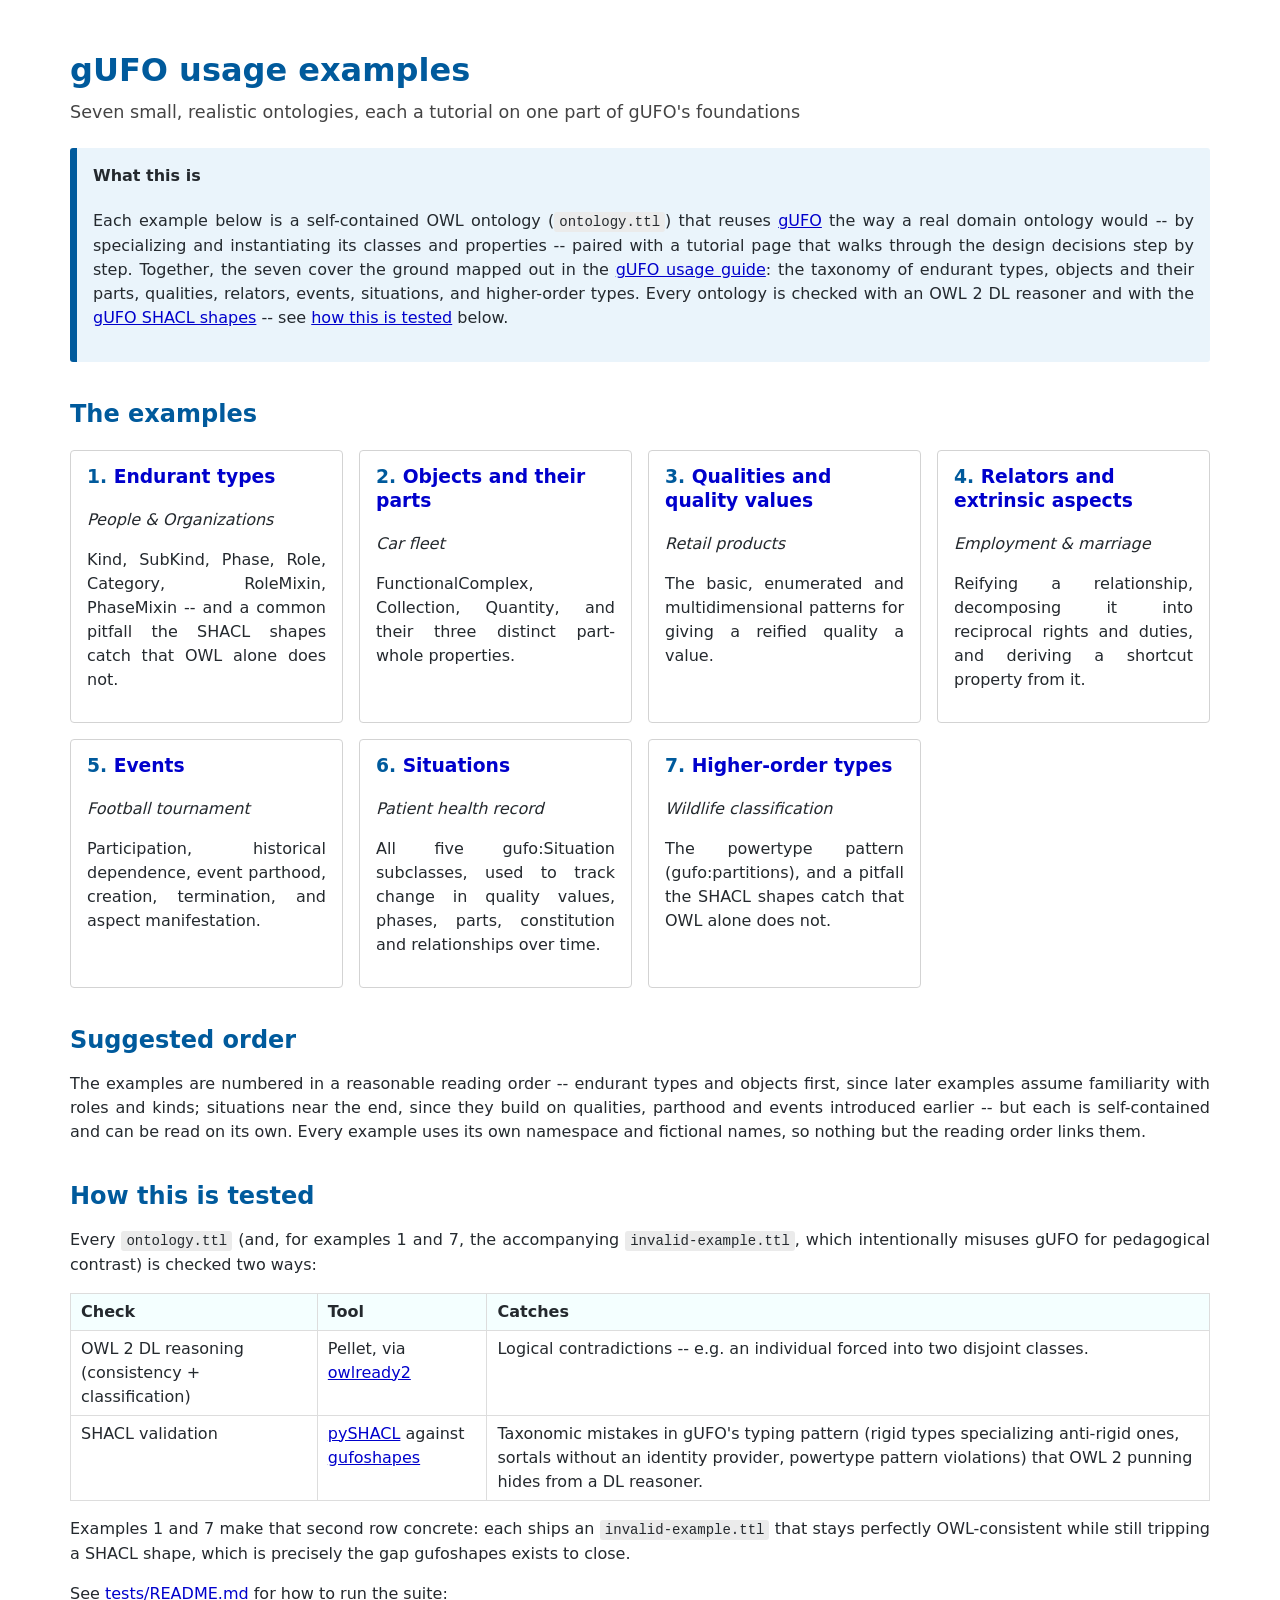
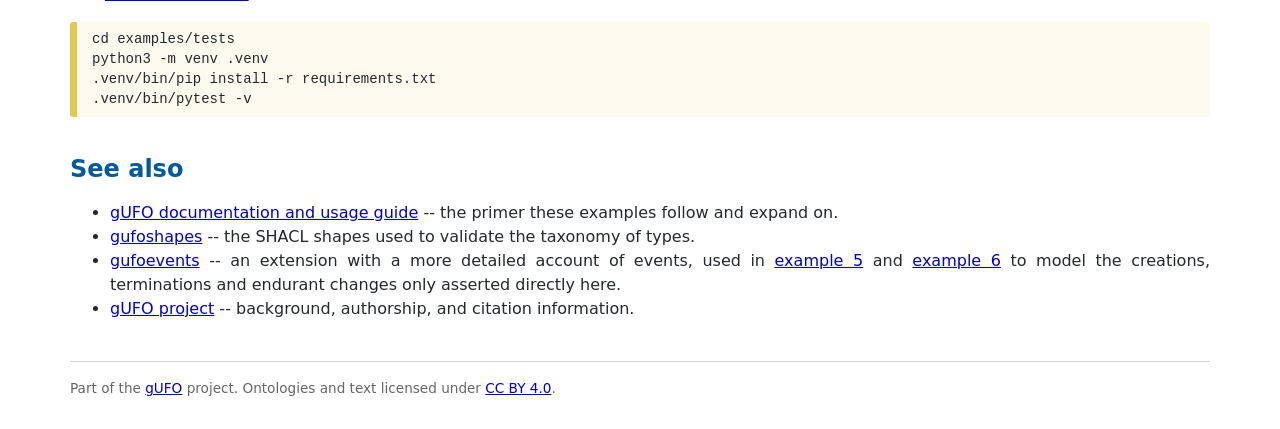
<file: examples/index.html>
<!doctype html>
<html lang="en">
<head>
<meta charset="utf-8"/>
<title>gUFO usage examples</title>
<link rel="stylesheet" type="text/css" href="common/style.css">
</head>
<body>

<h1>gUFO usage examples</h1>
<p class="tagline">Seven small, realistic ontologies, each a tutorial on one part of gUFO's foundations</p>

<div class="callout goal">
<h4>What this is</h4>
<p>Each example below is a self-contained OWL ontology (<code>ontology.ttl</code>) that reuses
<a href="../gufo.ttl">gUFO</a> the way a real domain ontology would -- by specializing and instantiating its
classes and properties -- paired with a tutorial page that walks through the design decisions step by step.
Together, the seven cover the ground mapped out in the
<a href="../docs/index.html#usageguide">gUFO usage guide</a>: the taxonomy of endurant types, objects and
their parts, qualities, relators, events, situations, and higher-order types. Every ontology is checked with
an OWL 2 DL reasoner and with the <a href="https://github.com/nemo-ufes/gufoshapes">gUFO SHACL shapes</a> --
see <a href="#testing">how this is tested</a> below.</p>
</div>

<h2>The examples</h2>

<div class="card-grid">

<div class="card">
<h3>1. <a class="card-link" href="01-endurant-types/index.html">Endurant types</a></h3>
<p><em>People &amp; Organizations</em></p>
<p>Kind, SubKind, Phase, Role, Category, RoleMixin, PhaseMixin -- and a common pitfall the SHACL shapes catch
that OWL alone does not.</p>
</div>

<div class="card">
<h3>2. <a class="card-link" href="02-objects-and-parts/index.html">Objects and their parts</a></h3>
<p><em>Car fleet</em></p>
<p>FunctionalComplex, Collection, Quantity, and their three distinct part-whole properties.</p>
</div>

<div class="card">
<h3>3. <a class="card-link" href="03-qualities/index.html">Qualities and quality values</a></h3>
<p><em>Retail products</em></p>
<p>The basic, enumerated and multidimensional patterns for giving a reified quality a value.</p>
</div>

<div class="card">
<h3>4. <a class="card-link" href="04-relators/index.html">Relators and extrinsic aspects</a></h3>
<p><em>Employment &amp; marriage</em></p>
<p>Reifying a relationship, decomposing it into reciprocal rights and duties, and deriving a shortcut
property from it.</p>
</div>

<div class="card">
<h3>5. <a class="card-link" href="05-events/index.html">Events</a></h3>
<p><em>Football tournament</em></p>
<p>Participation, historical dependence, event parthood, creation, termination, and aspect manifestation.</p>
</div>

<div class="card">
<h3>6. <a class="card-link" href="06-situations/index.html">Situations</a></h3>
<p><em>Patient health record</em></p>
<p>All five gufo:Situation subclasses, used to track change in quality values, phases, parts, constitution
and relationships over time.</p>
</div>

<div class="card">
<h3>7. <a class="card-link" href="07-higher-order-types/index.html">Higher-order types</a></h3>
<p><em>Wildlife classification</em></p>
<p>The powertype pattern (gufo:partitions), and a pitfall the SHACL shapes catch that OWL alone does not.</p>
</div>

</div>

<h2>Suggested order</h2>
<p>The examples are numbered in a reasonable reading order -- endurant types and objects first, since later
examples assume familiarity with roles and kinds; situations near the end, since they build on qualities,
parthood and events introduced earlier -- but each is self-contained and can be read on its own. Every
example uses its own namespace and fictional names, so nothing but the reading order links them.</p>

<h2 id="testing">How this is tested</h2>
<p>Every <code>ontology.ttl</code> (and, for examples 1 and 7, the accompanying
<code>invalid-example.ttl</code>, which intentionally misuses gUFO for pedagogical contrast) is checked two
ways:</p>
<table class="datatable">
<tr><th>Check</th><th>Tool</th><th>Catches</th></tr>
<tr><td>OWL 2 DL reasoning (consistency + classification)</td><td>Pellet, via <a href="https://owlready2.readthedocs.io/">owlready2</a></td><td>Logical contradictions -- e.g. an individual forced into two disjoint classes.</td></tr>
<tr><td>SHACL validation</td><td><a href="https://github.com/RDFLib/pySHACL">pySHACL</a> against <a href="https://github.com/nemo-ufes/gufoshapes">gufoshapes</a></td><td>Taxonomic mistakes in gUFO's typing pattern (rigid types specializing anti-rigid ones, sortals without an identity provider, powertype pattern violations) that OWL 2 punning hides from a DL reasoner.</td></tr>
</table>
<p>Examples 1 and 7 make that second row concrete: each ships an <code>invalid-example.ttl</code> that stays
perfectly OWL-consistent while still tripping a SHACL shape, which is precisely the gap gufoshapes exists to
close.</p>
<p>See <a href="tests/README.md">tests/README.md</a> for how to run the suite:</p>
<pre><code>cd examples/tests
python3 -m venv .venv
.venv/bin/pip install -r requirements.txt
.venv/bin/pytest -v</code></pre>

<h2>See also</h2>
<ul>
<li><a href="../docs/index.html">gUFO documentation and usage guide</a> -- the primer these examples follow and expand on.</li>
<li><a href="https://github.com/nemo-ufes/gufoshapes">gufoshapes</a> -- the SHACL shapes used to validate the taxonomy of types.</li>
<li><a href="http://w3id.org/nemo/gufoevents">gufoevents</a> -- an extension with a more detailed account of events, used in <a href="05-events/index.html">example 5</a> and <a href="06-situations/index.html">example 6</a> to model the creations, terminations and endurant changes only asserted directly here.</li>
<li><a href="https://github.com/nemo-ufes/gufo">gUFO project</a> -- background, authorship, and citation information.</li>
</ul>

<footer class="site-footer">
Part of the <a href="https://github.com/nemo-ufes/gufo">gUFO</a> project. Ontologies and text licensed
under <a href="https://creativecommons.org/licenses/by/4.0/legalcode">CC BY 4.0</a>.
</footer>

</body>
</html>
</file>
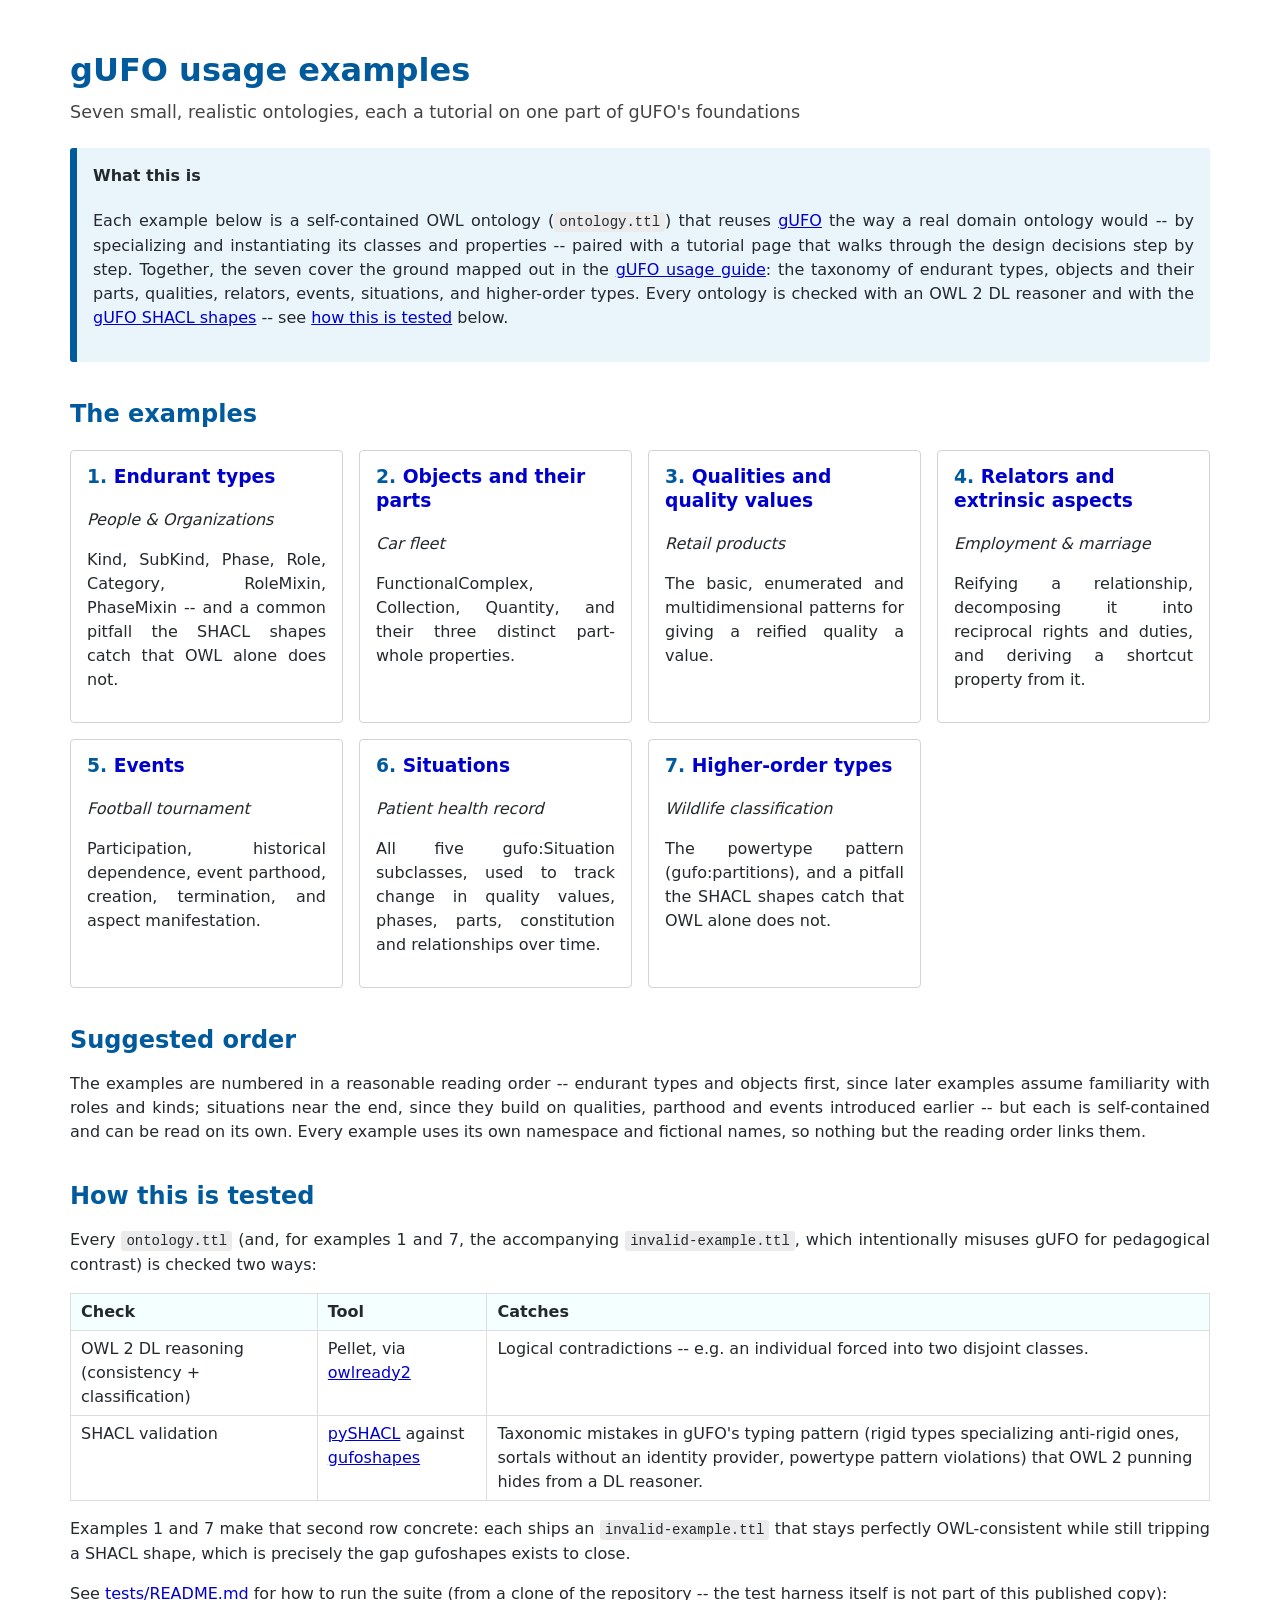
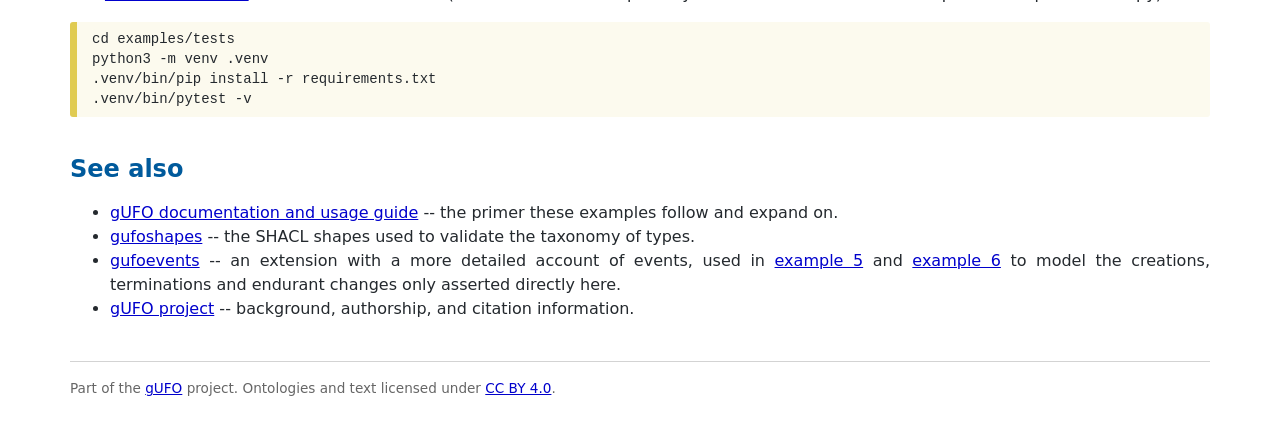
<file: docs/examples/index.html>
<!doctype html>
<html lang="en">
<head>
<meta charset="utf-8"/>
<title>gUFO usage examples</title>
<link rel="stylesheet" type="text/css" href="common/style.css">
</head>
<body>

<h1>gUFO usage examples</h1>
<p class="tagline">Seven small, realistic ontologies, each a tutorial on one part of gUFO's foundations</p>

<div class="callout goal">
<h4>What this is</h4>
<p>Each example below is a self-contained OWL ontology (<code>ontology.ttl</code>) that reuses
<a href="../gufo.ttl">gUFO</a> the way a real domain ontology would -- by specializing and instantiating its
classes and properties -- paired with a tutorial page that walks through the design decisions step by step.
Together, the seven cover the ground mapped out in the
<a href="../index.html#usageguide">gUFO usage guide</a>: the taxonomy of endurant types, objects and
their parts, qualities, relators, events, situations, and higher-order types. Every ontology is checked with
an OWL 2 DL reasoner and with the <a href="https://github.com/nemo-ufes/gufoshapes">gUFO SHACL shapes</a> --
see <a href="#testing">how this is tested</a> below.</p>
</div>

<h2>The examples</h2>

<div class="card-grid">

<div class="card">
<h3>1. <a class="card-link" href="01-endurant-types/index.html">Endurant types</a></h3>
<p><em>People &amp; Organizations</em></p>
<p>Kind, SubKind, Phase, Role, Category, RoleMixin, PhaseMixin -- and a common pitfall the SHACL shapes catch
that OWL alone does not.</p>
</div>

<div class="card">
<h3>2. <a class="card-link" href="02-objects-and-parts/index.html">Objects and their parts</a></h3>
<p><em>Car fleet</em></p>
<p>FunctionalComplex, Collection, Quantity, and their three distinct part-whole properties.</p>
</div>

<div class="card">
<h3>3. <a class="card-link" href="03-qualities/index.html">Qualities and quality values</a></h3>
<p><em>Retail products</em></p>
<p>The basic, enumerated and multidimensional patterns for giving a reified quality a value.</p>
</div>

<div class="card">
<h3>4. <a class="card-link" href="04-relators/index.html">Relators and extrinsic aspects</a></h3>
<p><em>Employment &amp; marriage</em></p>
<p>Reifying a relationship, decomposing it into reciprocal rights and duties, and deriving a shortcut
property from it.</p>
</div>

<div class="card">
<h3>5. <a class="card-link" href="05-events/index.html">Events</a></h3>
<p><em>Football tournament</em></p>
<p>Participation, historical dependence, event parthood, creation, termination, and aspect manifestation.</p>
</div>

<div class="card">
<h3>6. <a class="card-link" href="06-situations/index.html">Situations</a></h3>
<p><em>Patient health record</em></p>
<p>All five gufo:Situation subclasses, used to track change in quality values, phases, parts, constitution
and relationships over time.</p>
</div>

<div class="card">
<h3>7. <a class="card-link" href="07-higher-order-types/index.html">Higher-order types</a></h3>
<p><em>Wildlife classification</em></p>
<p>The powertype pattern (gufo:partitions), and a pitfall the SHACL shapes catch that OWL alone does not.</p>
</div>

</div>

<h2>Suggested order</h2>
<p>The examples are numbered in a reasonable reading order -- endurant types and objects first, since later
examples assume familiarity with roles and kinds; situations near the end, since they build on qualities,
parthood and events introduced earlier -- but each is self-contained and can be read on its own. Every
example uses its own namespace and fictional names, so nothing but the reading order links them.</p>

<h2 id="testing">How this is tested</h2>
<p>Every <code>ontology.ttl</code> (and, for examples 1 and 7, the accompanying
<code>invalid-example.ttl</code>, which intentionally misuses gUFO for pedagogical contrast) is checked two
ways:</p>
<table class="datatable">
<tr><th>Check</th><th>Tool</th><th>Catches</th></tr>
<tr><td>OWL 2 DL reasoning (consistency + classification)</td><td>Pellet, via <a href="https://owlready2.readthedocs.io/">owlready2</a></td><td>Logical contradictions -- e.g. an individual forced into two disjoint classes.</td></tr>
<tr><td>SHACL validation</td><td><a href="https://github.com/RDFLib/pySHACL">pySHACL</a> against <a href="https://github.com/nemo-ufes/gufoshapes">gufoshapes</a></td><td>Taxonomic mistakes in gUFO's typing pattern (rigid types specializing anti-rigid ones, sortals without an identity provider, powertype pattern violations) that OWL 2 punning hides from a DL reasoner.</td></tr>
</table>
<p>Examples 1 and 7 make that second row concrete: each ships an <code>invalid-example.ttl</code> that stays
perfectly OWL-consistent while still tripping a SHACL shape, which is precisely the gap gufoshapes exists to
close.</p>
<p>See <a href="https://github.com/nemo-ufes/gufo/blob/master/examples/tests/README.md">tests/README.md</a> for how to run the suite (from a clone of the repository -- the test harness itself is not part of this published copy):</p>
<pre><code>cd examples/tests
python3 -m venv .venv
.venv/bin/pip install -r requirements.txt
.venv/bin/pytest -v</code></pre>

<h2>See also</h2>
<ul>
<li><a href="../index.html">gUFO documentation and usage guide</a> -- the primer these examples follow and expand on.</li>
<li><a href="https://github.com/nemo-ufes/gufoshapes">gufoshapes</a> -- the SHACL shapes used to validate the taxonomy of types.</li>
<li><a href="http://w3id.org/nemo/gufoevents">gufoevents</a> -- an extension with a more detailed account of events, used in <a href="05-events/index.html">example 5</a> and <a href="06-situations/index.html">example 6</a> to model the creations, terminations and endurant changes only asserted directly here.</li>
<li><a href="https://github.com/nemo-ufes/gufo">gUFO project</a> -- background, authorship, and citation information.</li>
</ul>

<footer class="site-footer">
Part of the <a href="https://github.com/nemo-ufes/gufo">gUFO</a> project. Ontologies and text licensed
under <a href="https://creativecommons.org/licenses/by/4.0/legalcode">CC BY 4.0</a>.
</footer>

</body>
</html>
</file>
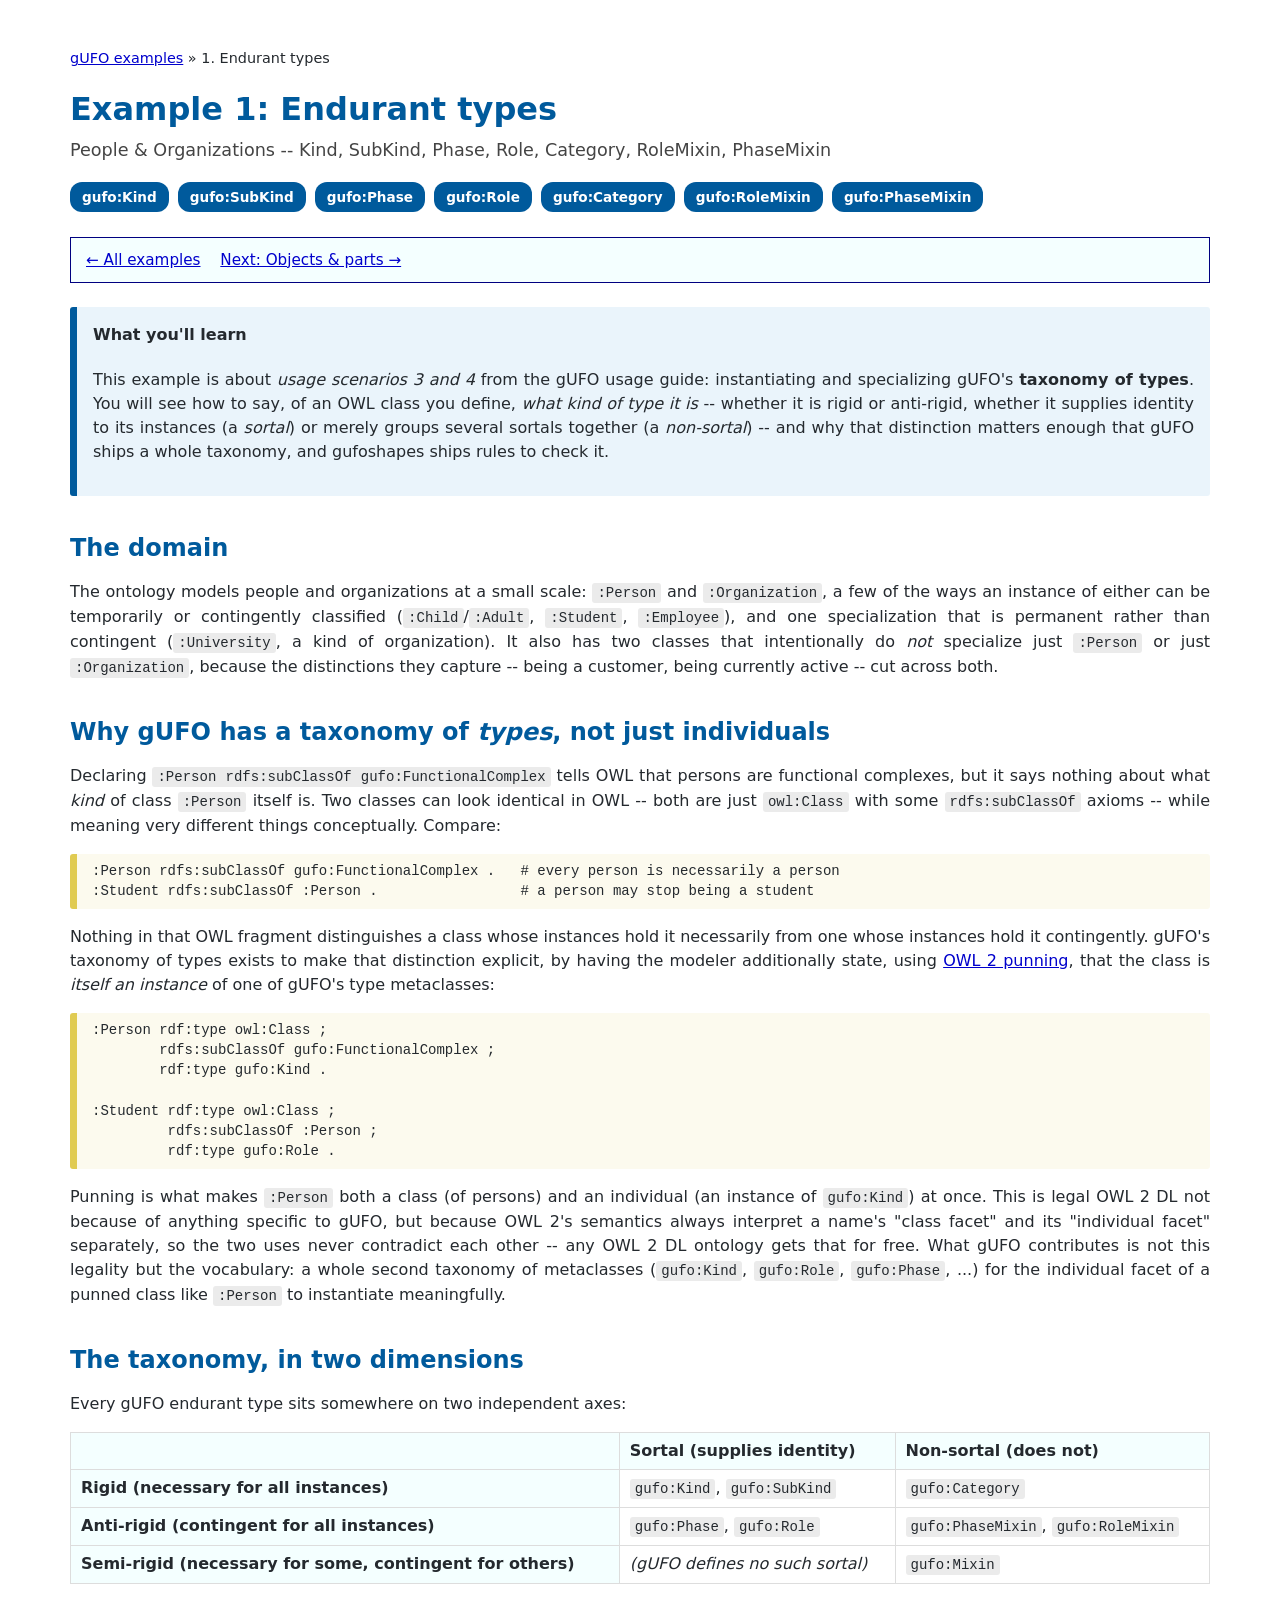
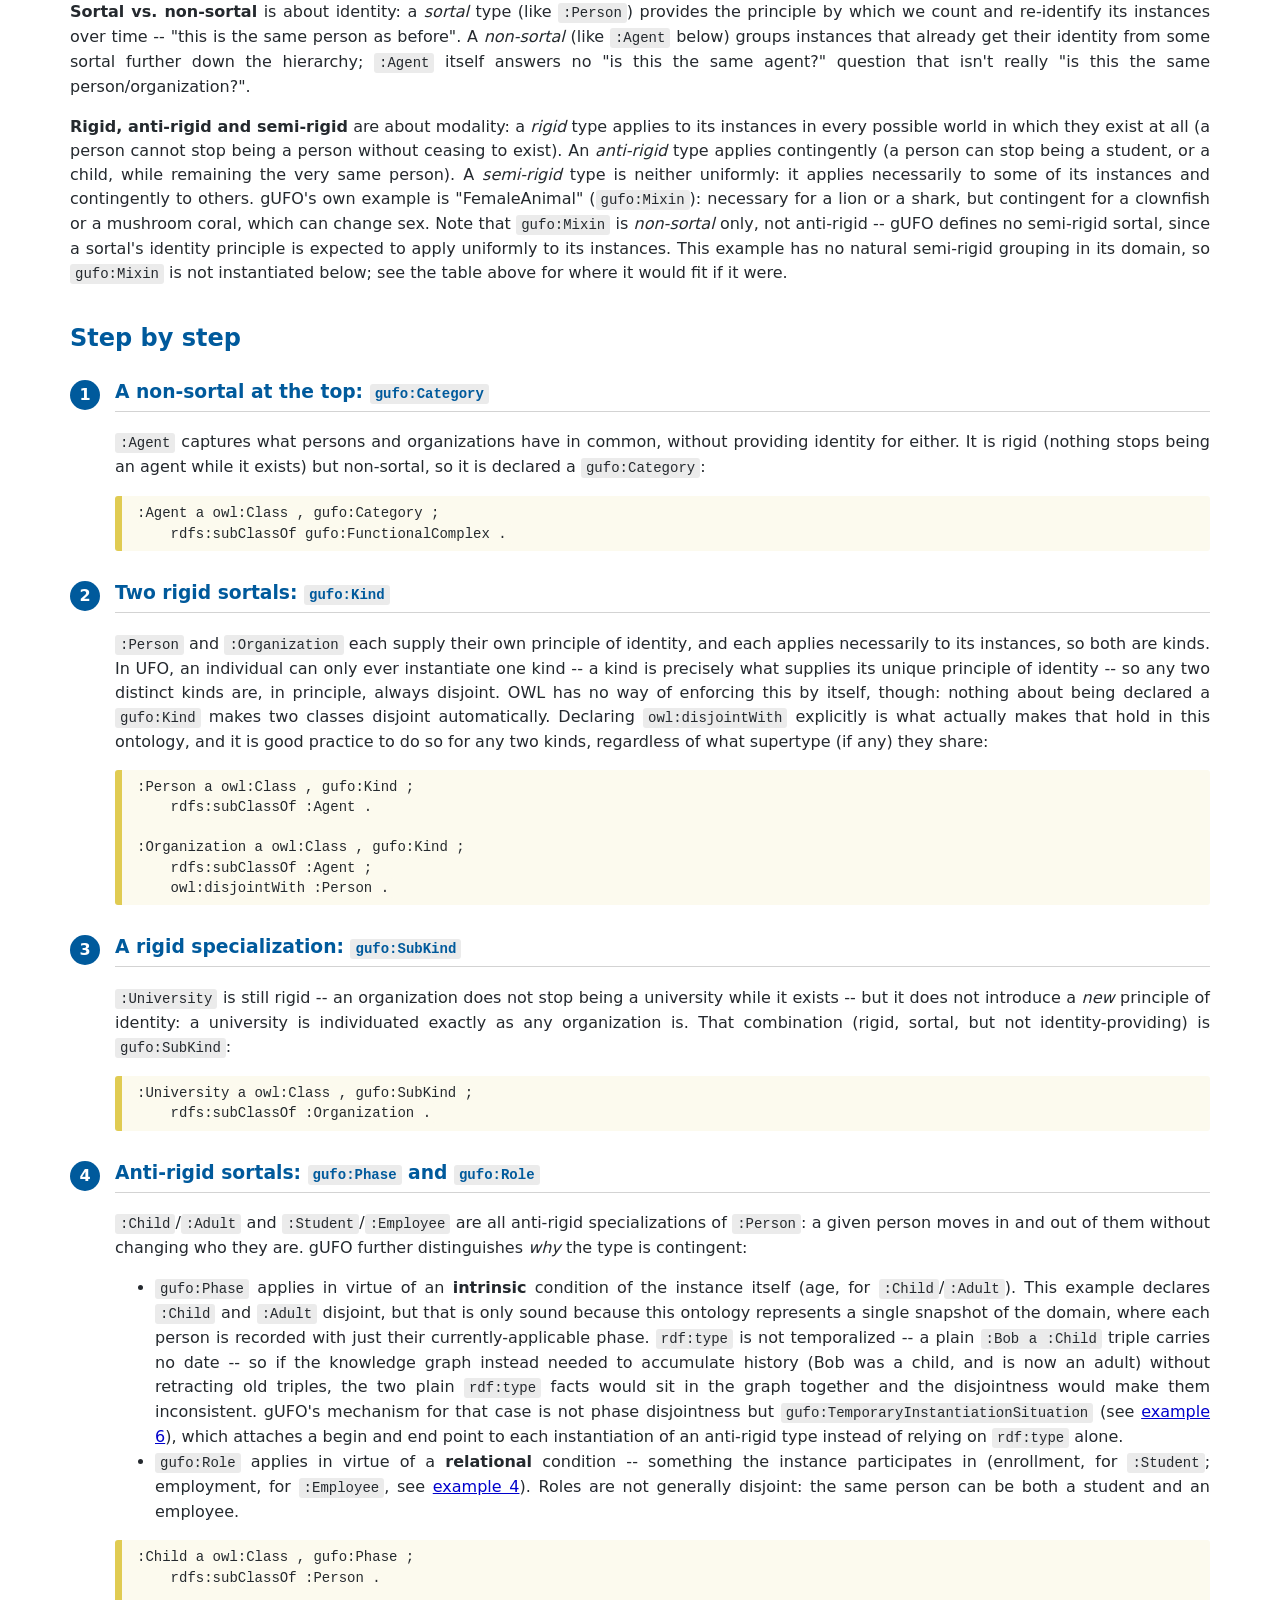
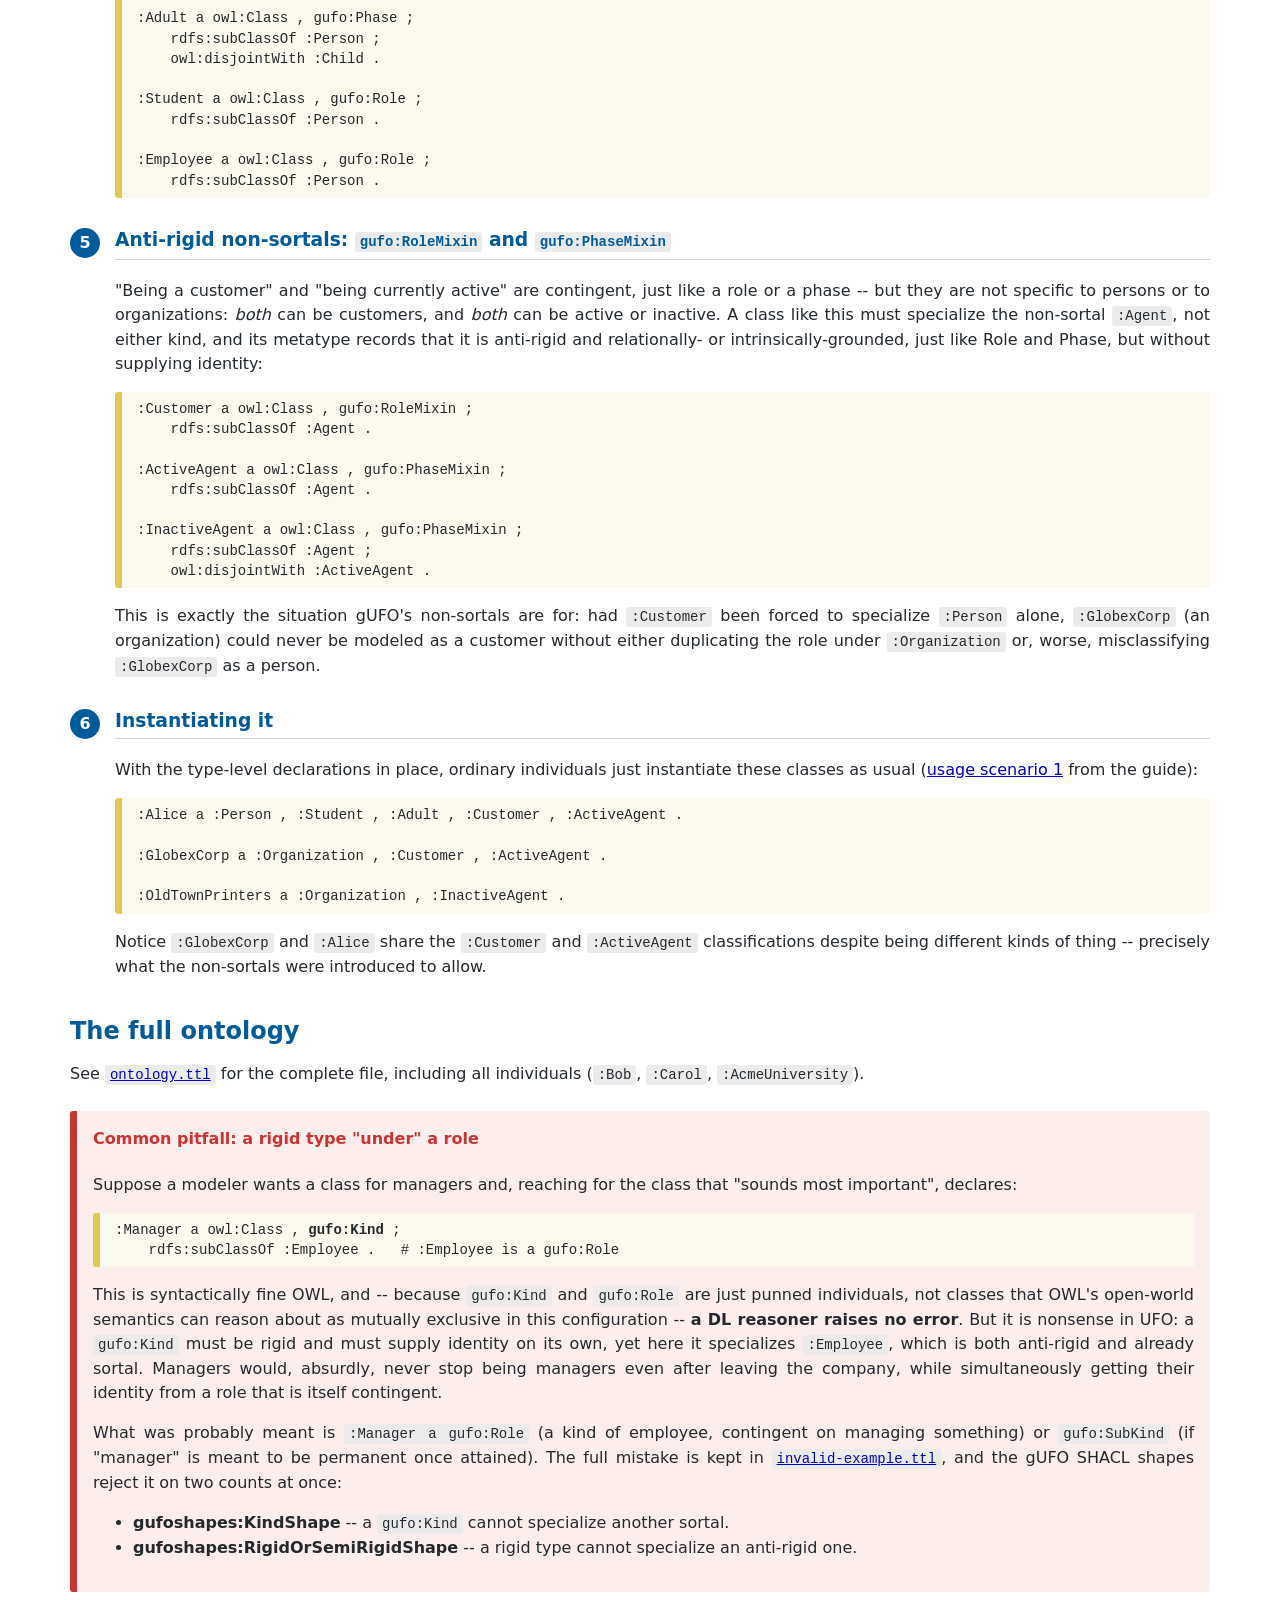
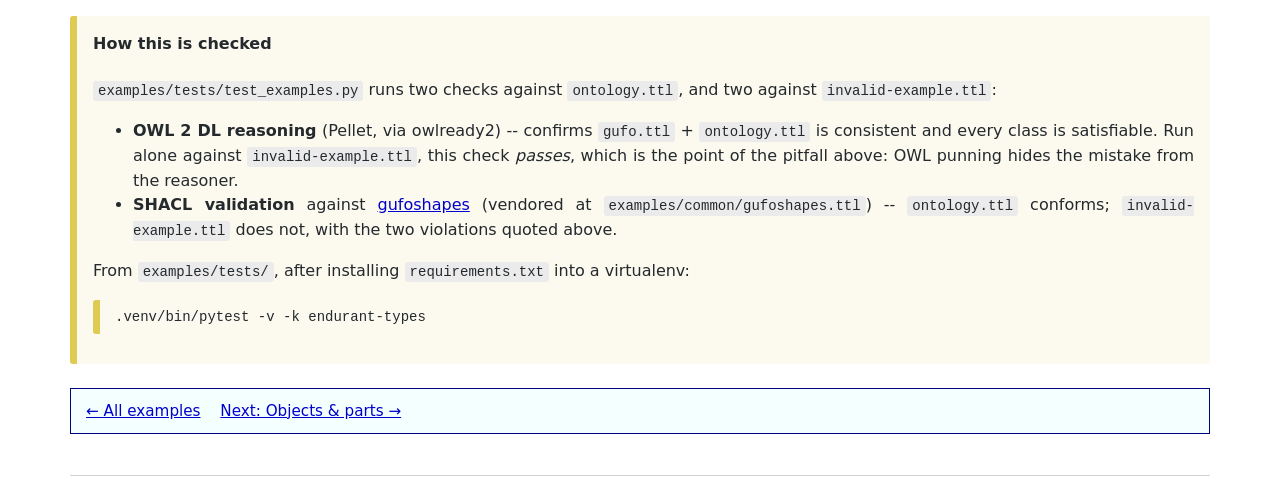
<file: examples/01-endurant-types/index.html>
<!doctype html>
<html lang="en">
<head>
<meta charset="utf-8"/>
<title>gUFO example 1: Endurant types -- People &amp; Organizations</title>
<link rel="stylesheet" type="text/css" href="../common/style.css">
</head>
<body>

<p class="breadcrumb"><a href="../index.html">gUFO examples</a> &raquo; 1. Endurant types</p>

<h1>Example 1: Endurant types</h1>
<p class="tagline">People &amp; Organizations -- Kind, SubKind, Phase, Role, Category, RoleMixin, PhaseMixin</p>

<div class="concept-badges">
<span class="badge">gufo:Kind</span>
<span class="badge">gufo:SubKind</span>
<span class="badge">gufo:Phase</span>
<span class="badge">gufo:Role</span>
<span class="badge">gufo:Category</span>
<span class="badge">gufo:RoleMixin</span>
<span class="badge">gufo:PhaseMixin</span>
</div>

<nav class="example-nav">
<a href="../index.html">&larr; All examples</a>
<a href="../02-objects-and-parts/index.html">Next: Objects &amp; parts &rarr;</a>
</nav>

<div class="callout goal">
<h4>What you'll learn</h4>
<p>This example is about <em>usage scenarios 3 and 4</em> from the gUFO usage guide: instantiating and
specializing gUFO's <strong>taxonomy of types</strong>. You will see how to say, of an OWL class you define,
<em>what kind of type it is</em> -- whether it is rigid or anti-rigid, whether it supplies identity to its
instances (a <em>sortal</em>) or merely groups several sortals together (a <em>non-sortal</em>) -- and why
that distinction matters enough that gUFO ships a whole taxonomy, and gufoshapes ships rules to check it.</p>
</div>

<h2>The domain</h2>
<p>The ontology models people and organizations at a small scale: <code>:Person</code> and
<code>:Organization</code>, a few of the ways an instance of either can be temporarily or contingently
classified (<code>:Child</code>/<code>:Adult</code>, <code>:Student</code>, <code>:Employee</code>), and one
specialization that is permanent rather than contingent (<code>:University</code>, a kind of organization).
It also has two classes that intentionally do <em>not</em> specialize just <code>:Person</code> or just
<code>:Organization</code>, because the distinctions they capture -- being a customer, being currently
active -- cut across both.</p>

<h2>Why gUFO has a taxonomy of <em>types</em>, not just individuals</h2>
<p>Declaring <code>:Person rdfs:subClassOf gufo:FunctionalComplex</code> tells OWL that persons are
functional complexes, but it says nothing about what <em>kind</em> of class <code>:Person</code> itself is.
Two classes can look identical in OWL -- both are just <code>owl:Class</code> with some
<code>rdfs:subClassOf</code> axioms -- while meaning very different things conceptually. Compare:</p>

<pre><code>:Person rdfs:subClassOf gufo:FunctionalComplex .   # every person is necessarily a person
:Student rdfs:subClassOf :Person .                 # a person may stop being a student</code></pre>

<p>Nothing in that OWL fragment distinguishes a class whose instances hold it necessarily from one whose
instances hold it contingently. gUFO's taxonomy of types exists to make that distinction explicit, by
having the modeler additionally state, using <a href="https://www.w3.org/TR/owl2-new-features/#F12:_Punning">OWL
2 punning</a>, that the class is <em>itself an instance</em> of one of gUFO's type metaclasses:</p>

<pre><code>:Person rdf:type owl:Class ;
        rdfs:subClassOf gufo:FunctionalComplex ;
        rdf:type gufo:Kind .

:Student rdf:type owl:Class ;
         rdfs:subClassOf :Person ;
         rdf:type gufo:Role .</code></pre>

<p>Punning is what makes <code>:Person</code> both a class (of persons) and an individual (an instance of
<code>gufo:Kind</code>) at once. This is legal OWL 2 DL not because of anything specific to gUFO, but because
OWL 2's semantics always interpret a name's "class facet" and its "individual facet" separately, so the two
uses never contradict each other -- any OWL 2 DL ontology gets that for free. What gUFO contributes is not
this legality but the vocabulary: a whole second taxonomy of metaclasses (<code>gufo:Kind</code>,
<code>gufo:Role</code>, <code>gufo:Phase</code>, ...) for the individual facet of a punned class like
<code>:Person</code> to instantiate meaningfully.</p>

<h2 id="taxonomy">The taxonomy, in two dimensions</h2>
<p>Every gUFO endurant type sits somewhere on two independent axes:</p>
<table class="datatable">
<tr><th></th><th>Sortal (supplies identity)</th><th>Non-sortal (does not)</th></tr>
<tr><th>Rigid (necessary for all instances)</th><td><code>gufo:Kind</code>, <code>gufo:SubKind</code></td><td><code>gufo:Category</code></td></tr>
<tr><th>Anti-rigid (contingent for all instances)</th><td><code>gufo:Phase</code>, <code>gufo:Role</code></td><td><code>gufo:PhaseMixin</code>, <code>gufo:RoleMixin</code></td></tr>
<tr><th>Semi-rigid (necessary for some, contingent for others)</th><td><em>(gUFO defines no such sortal)</em></td><td><code>gufo:Mixin</code></td></tr>
</table>
<p><strong>Sortal vs. non-sortal</strong> is about identity: a <em>sortal</em> type (like <code>:Person</code>)
provides the principle by which we count and re-identify its instances over time -- "this is the same person
as before". A <em>non-sortal</em> (like <code>:Agent</code> below) groups instances that already get their
identity from some sortal further down the hierarchy; <code>:Agent</code> itself answers no "is this the same
agent?" question that isn't really "is this the same person/organization?".</p>
<p><strong>Rigid, anti-rigid and semi-rigid</strong> are about modality: a <em>rigid</em> type applies to its
instances in every possible world in which they exist at all (a person cannot stop being a person without ceasing to
exist). An <em>anti-rigid</em> type applies contingently (a person can stop being a student, or a child,
while remaining the very same person). A <em>semi-rigid</em> type is neither uniformly: it applies necessarily
to some of its instances and contingently to others. gUFO's own example is "FemaleAnimal"
(<code>gufo:Mixin</code>): necessary for a lion or a shark, but contingent for a clownfish or a mushroom
coral, which can change sex. Note that <code>gufo:Mixin</code> is <em>non-sortal</em> only, not
anti-rigid -- gUFO defines no semi-rigid sortal, since a sortal's identity principle is expected to apply
uniformly to its instances. This example has no natural semi-rigid grouping in its domain, so
<code>gufo:Mixin</code> is not instantiated below; see the table above for where it would fit if it were.</p>

<h2>Step by step</h2>

<div class="steps">

<div class="step">
<h3>A non-sortal at the top: <code>gufo:Category</code></h3>
<p><code>:Agent</code> captures what persons and organizations have in common, without providing identity for
either. It is rigid (nothing stops being an agent while it exists) but non-sortal, so it is declared a
<code>gufo:Category</code>:</p>
<pre><code>:Agent a owl:Class , gufo:Category ;
    rdfs:subClassOf gufo:FunctionalComplex .</code></pre>
</div>

<div class="step">
<h3>Two rigid sortals: <code>gufo:Kind</code></h3>
<p><code>:Person</code> and <code>:Organization</code> each supply their own principle of identity, and each
applies necessarily to its instances, so both are kinds. In UFO, an individual can only ever instantiate one
kind -- a kind is precisely what supplies its unique principle of identity -- so any two distinct kinds are,
in principle, always disjoint. OWL has no way of enforcing this by itself, though: nothing about being
declared a <code>gufo:Kind</code> makes two classes disjoint automatically. Declaring
<code>owl:disjointWith</code> explicitly is what actually makes that hold in this ontology, and it is good
practice to do so for any two kinds, regardless of what supertype (if any) they share:</p>
<pre><code>:Person a owl:Class , gufo:Kind ;
    rdfs:subClassOf :Agent .

:Organization a owl:Class , gufo:Kind ;
    rdfs:subClassOf :Agent ;
    owl:disjointWith :Person .</code></pre>
</div>

<div class="step">
<h3>A rigid specialization: <code>gufo:SubKind</code></h3>
<p><code>:University</code> is still rigid -- an organization does not stop being a university while it
exists -- but it does not introduce a <em>new</em> principle of identity: a university is individuated exactly
as any organization is. That combination (rigid, sortal, but not identity-providing) is
<code>gufo:SubKind</code>:</p>
<pre><code>:University a owl:Class , gufo:SubKind ;
    rdfs:subClassOf :Organization .</code></pre>
</div>

<div class="step">
<h3>Anti-rigid sortals: <code>gufo:Phase</code> and <code>gufo:Role</code></h3>
<p><code>:Child</code>/<code>:Adult</code> and <code>:Student</code>/<code>:Employee</code> are all anti-rigid
specializations of <code>:Person</code>: a given person moves in and out of them without changing who they
are. gUFO further distinguishes <em>why</em> the type is contingent:</p>
<ul>
<li><code>gufo:Phase</code> applies in virtue of an <strong>intrinsic</strong> condition of the instance
itself (age, for <code>:Child</code>/<code>:Adult</code>). This example declares <code>:Child</code> and
<code>:Adult</code> disjoint, but that is only sound because this ontology represents a single snapshot of
the domain, where each person is recorded with just their currently-applicable phase. <code>rdf:type</code>
is not temporalized -- a plain <code>:Bob a :Child</code> triple carries no date -- so if the knowledge graph
instead needed to accumulate history (Bob was a child, and is now an adult) without retracting old triples,
the two plain <code>rdf:type</code> facts would sit in the graph together and the disjointness would make
them inconsistent. gUFO's mechanism for that case is not phase disjointness but
<code>gufo:TemporaryInstantiationSituation</code> (see <a href="../06-situations/index.html">example 6</a>),
which attaches a begin and end point to each instantiation of an anti-rigid type instead of relying on
<code>rdf:type</code> alone.</li>
<li><code>gufo:Role</code> applies in virtue of a <strong>relational</strong> condition -- something the
instance participates in (enrollment, for <code>:Student</code>; employment, for <code>:Employee</code>, see
<a href="../04-relators/index.html">example 4</a>). Roles are not generally disjoint: the same person can be
both a student and an employee.</li>
</ul>
<pre><code>:Child a owl:Class , gufo:Phase ;
    rdfs:subClassOf :Person .

:Adult a owl:Class , gufo:Phase ;
    rdfs:subClassOf :Person ;
    owl:disjointWith :Child .

:Student a owl:Class , gufo:Role ;
    rdfs:subClassOf :Person .

:Employee a owl:Class , gufo:Role ;
    rdfs:subClassOf :Person .</code></pre>
</div>

<div class="step">
<h3>Anti-rigid non-sortals: <code>gufo:RoleMixin</code> and <code>gufo:PhaseMixin</code></h3>
<p>"Being a customer" and "being currently active" are contingent, just like a role or a phase -- but they
are not specific to persons or to organizations: <em>both</em> can be customers, and <em>both</em> can be
active or inactive. A class like this must specialize the non-sortal <code>:Agent</code>, not either kind,
and its metatype records that it is anti-rigid and relationally- or intrinsically-grounded, just like Role
and Phase, but without supplying identity:</p>
<pre><code>:Customer a owl:Class , gufo:RoleMixin ;
    rdfs:subClassOf :Agent .

:ActiveAgent a owl:Class , gufo:PhaseMixin ;
    rdfs:subClassOf :Agent .

:InactiveAgent a owl:Class , gufo:PhaseMixin ;
    rdfs:subClassOf :Agent ;
    owl:disjointWith :ActiveAgent .</code></pre>
<p>This is exactly the situation gUFO's non-sortals are for: had <code>:Customer</code> been forced to
specialize <code>:Person</code> alone, <code>:GlobexCorp</code> (an organization) could never be modeled as a
customer without either duplicating the role under <code>:Organization</code> or, worse, misclassifying
<code>:GlobexCorp</code> as a person.</p>
</div>

<div class="step">
<h3>Instantiating it</h3>
<p>With the type-level declarations in place, ordinary individuals just instantiate these classes as usual
(<a href="index.html#taxonomy">usage scenario 1</a> from the guide):</p>
<pre><code>:Alice a :Person , :Student , :Adult , :Customer , :ActiveAgent .

:GlobexCorp a :Organization , :Customer , :ActiveAgent .

:OldTownPrinters a :Organization , :InactiveAgent .</code></pre>
<p>Notice <code>:GlobexCorp</code> and <code>:Alice</code> share the <code>:Customer</code> and
<code>:ActiveAgent</code> classifications despite being different kinds of thing -- precisely what the
non-sortals were introduced to allow.</p>
</div>

</div>

<h2>The full ontology</h2>
<p>See <a href="ontology.ttl"><code>ontology.ttl</code></a> for the complete file, including all
individuals (<code>:Bob</code>, <code>:Carol</code>, <code>:AcmeUniversity</code>).</p>

<div class="callout pitfall">
<h4>Common pitfall: a rigid type "under" a role</h4>
<p>Suppose a modeler wants a class for managers and, reaching for the class that "sounds most important",
declares:</p>
<pre><code>:Manager a owl:Class , <strong>gufo:Kind</strong> ;
    rdfs:subClassOf :Employee .   # :Employee is a gufo:Role</code></pre>
<p>This is syntactically fine OWL, and -- because <code>gufo:Kind</code> and <code>gufo:Role</code> are just
punned individuals, not classes that OWL's open-world semantics can reason about as mutually exclusive in
this configuration -- <strong>a DL reasoner raises no error</strong>. But it is nonsense in UFO: a
<code>gufo:Kind</code> must be rigid and must supply identity on its own, yet here it specializes
<code>:Employee</code>, which is both anti-rigid and already sortal. Managers would, absurdly, never stop
being managers even after leaving the company, while simultaneously getting their identity from a role that
is itself contingent.</p>
<p>What was probably meant is <code>:Manager a gufo:Role</code> (a kind of employee, contingent on managing
something) or <code>gufo:SubKind</code> (if "manager" is meant to be permanent once attained). The full
mistake is kept in <a href="invalid-example.ttl"><code>invalid-example.ttl</code></a>, and the gUFO SHACL
shapes reject it on two counts at once:</p>
<ul>
<li><strong>gufoshapes:KindShape</strong> -- a <code>gufo:Kind</code> cannot specialize another sortal.</li>
<li><strong>gufoshapes:RigidOrSemiRigidShape</strong> -- a rigid type cannot specialize an anti-rigid one.</li>
</ul>
</div>

<div class="callout check">
<h4>How this is checked</h4>
<p><code>examples/tests/test_examples.py</code> runs two checks against <code>ontology.ttl</code>, and two
against <code>invalid-example.ttl</code>:</p>
<ul>
<li><strong>OWL 2 DL reasoning</strong> (Pellet, via owlready2) -- confirms <code>gufo.ttl</code> +
<code>ontology.ttl</code> is consistent and every class is satisfiable. Run alone against
<code>invalid-example.ttl</code>, this check <em>passes</em>, which is the point of the pitfall above: OWL
punning hides the mistake from the reasoner.</li>
<li><strong>SHACL validation</strong> against
<a href="https://github.com/nemo-ufes/gufoshapes">gufoshapes</a> (vendored at
<code>examples/common/gufoshapes.ttl</code>) -- <code>ontology.ttl</code> conforms;
<code>invalid-example.ttl</code> does not, with the two violations quoted above.</li>
</ul>
<p>From <code>examples/tests/</code>, after installing <code>requirements.txt</code> into a virtualenv:</p>
<pre><code>.venv/bin/pytest -v -k endurant-types</code></pre>
</div>

<nav class="example-nav">
<a href="../index.html">&larr; All examples</a>
<a href="../02-objects-and-parts/index.html">Next: Objects &amp; parts &rarr;</a>
</nav>

<footer class="site-footer">
Part of the <a href="https://github.com/nemo-ufes/gufo">gUFO</a> usage examples. Ontology and text
licensed under <a href="https://creativecommons.org/licenses/by/4.0/legalcode">CC BY 4.0</a>.
</footer>

</body>
</html>
</file>
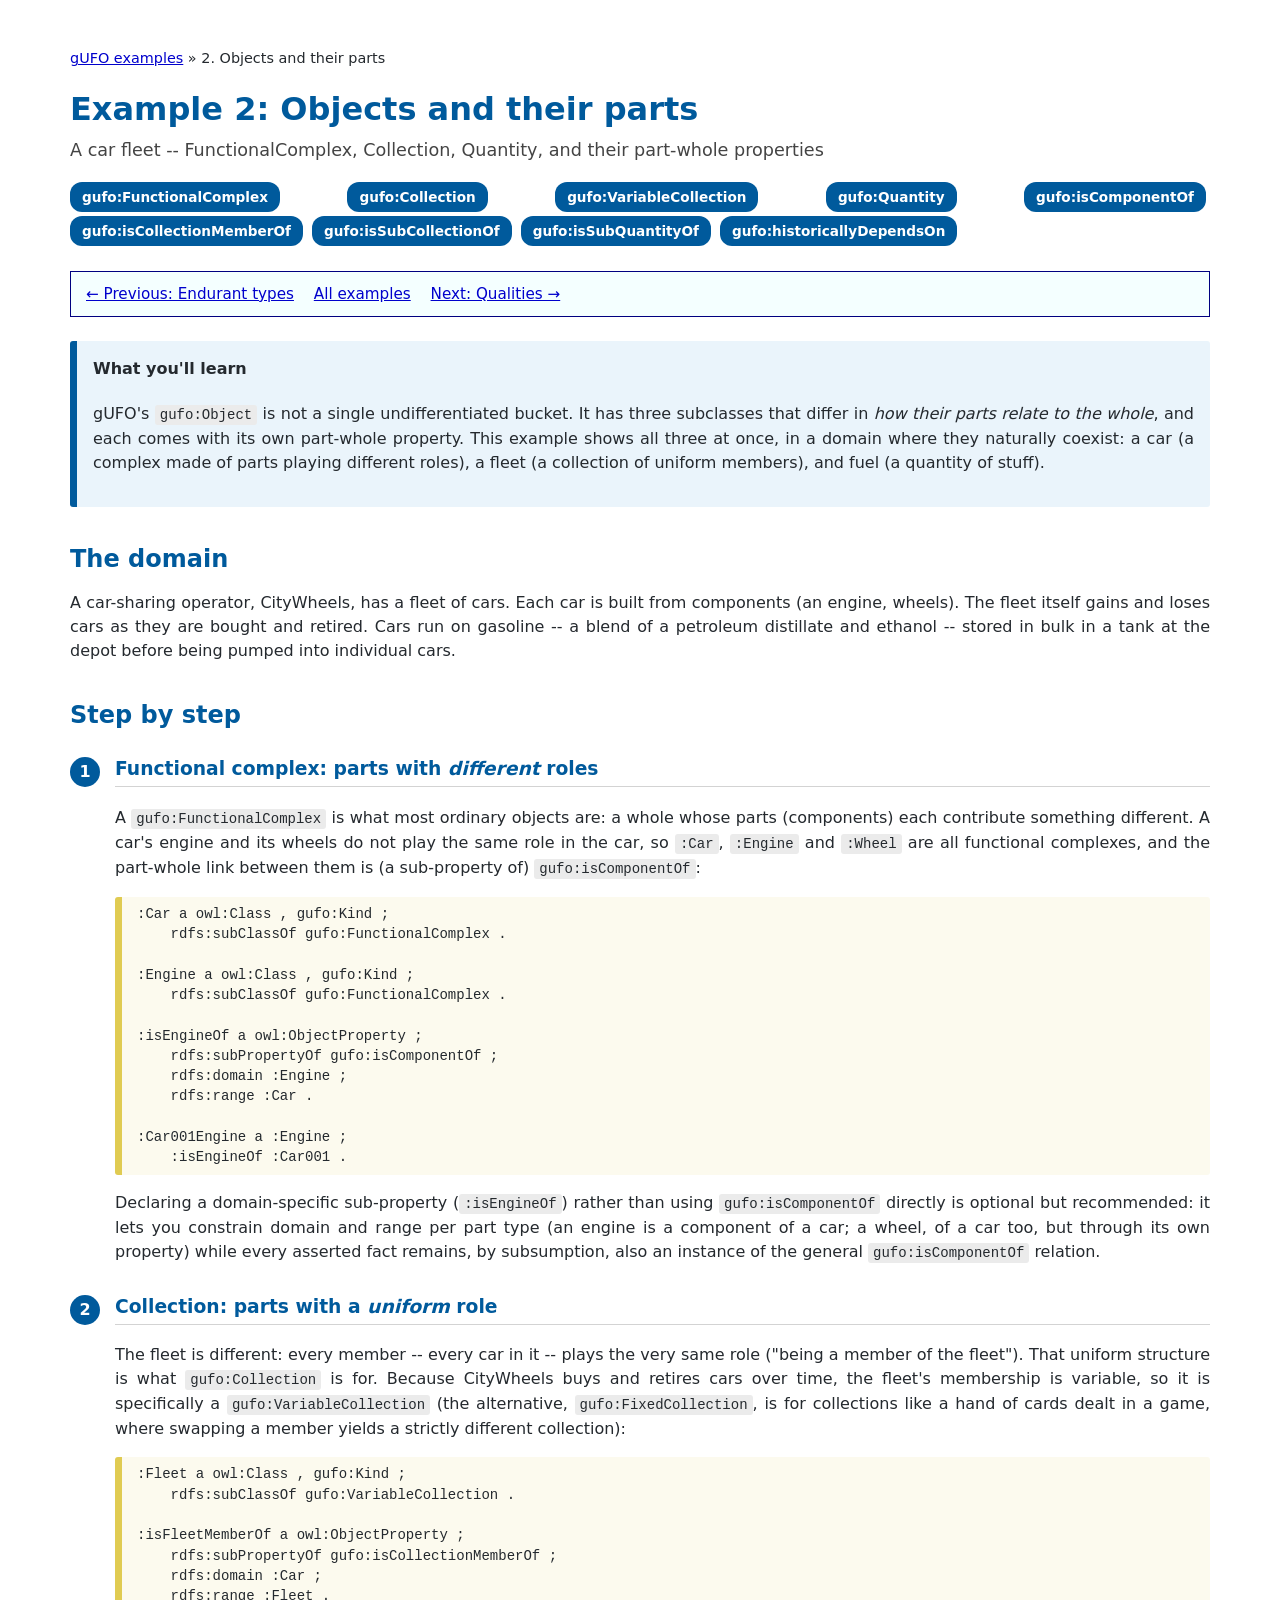
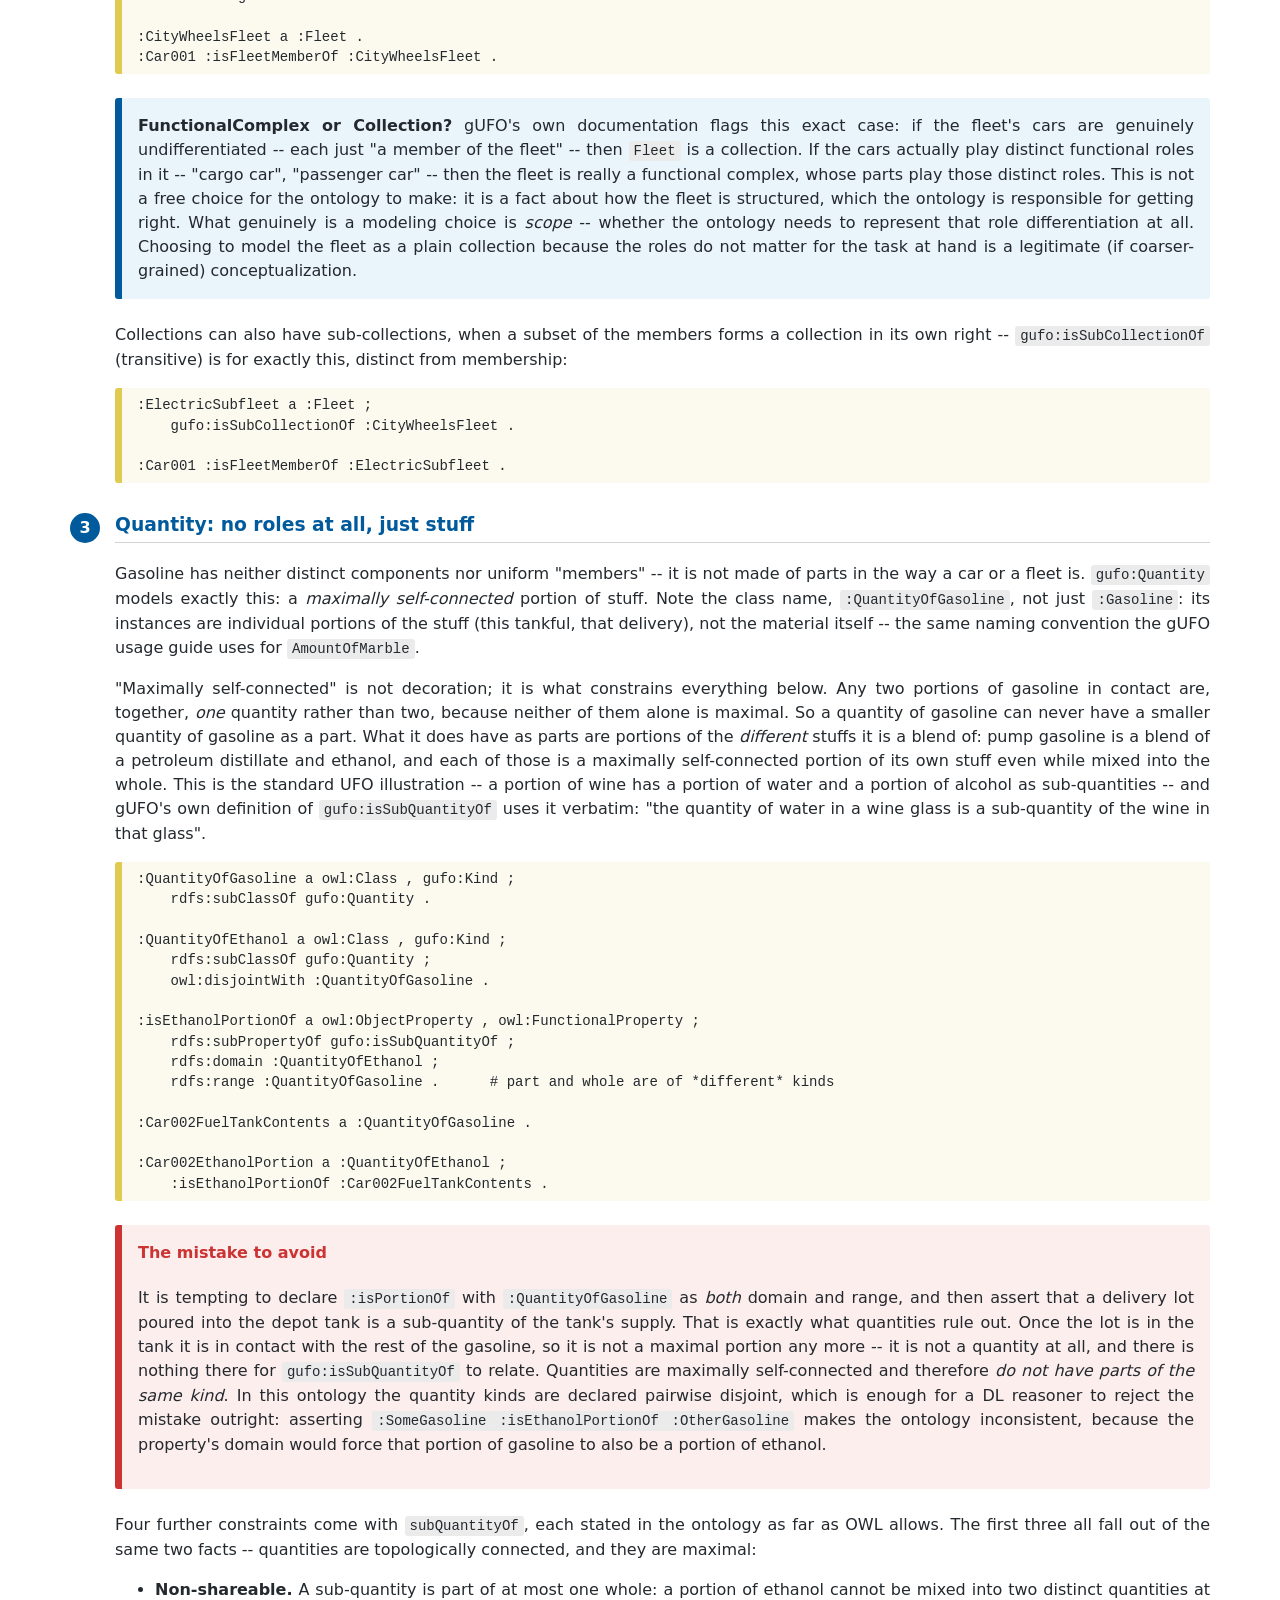
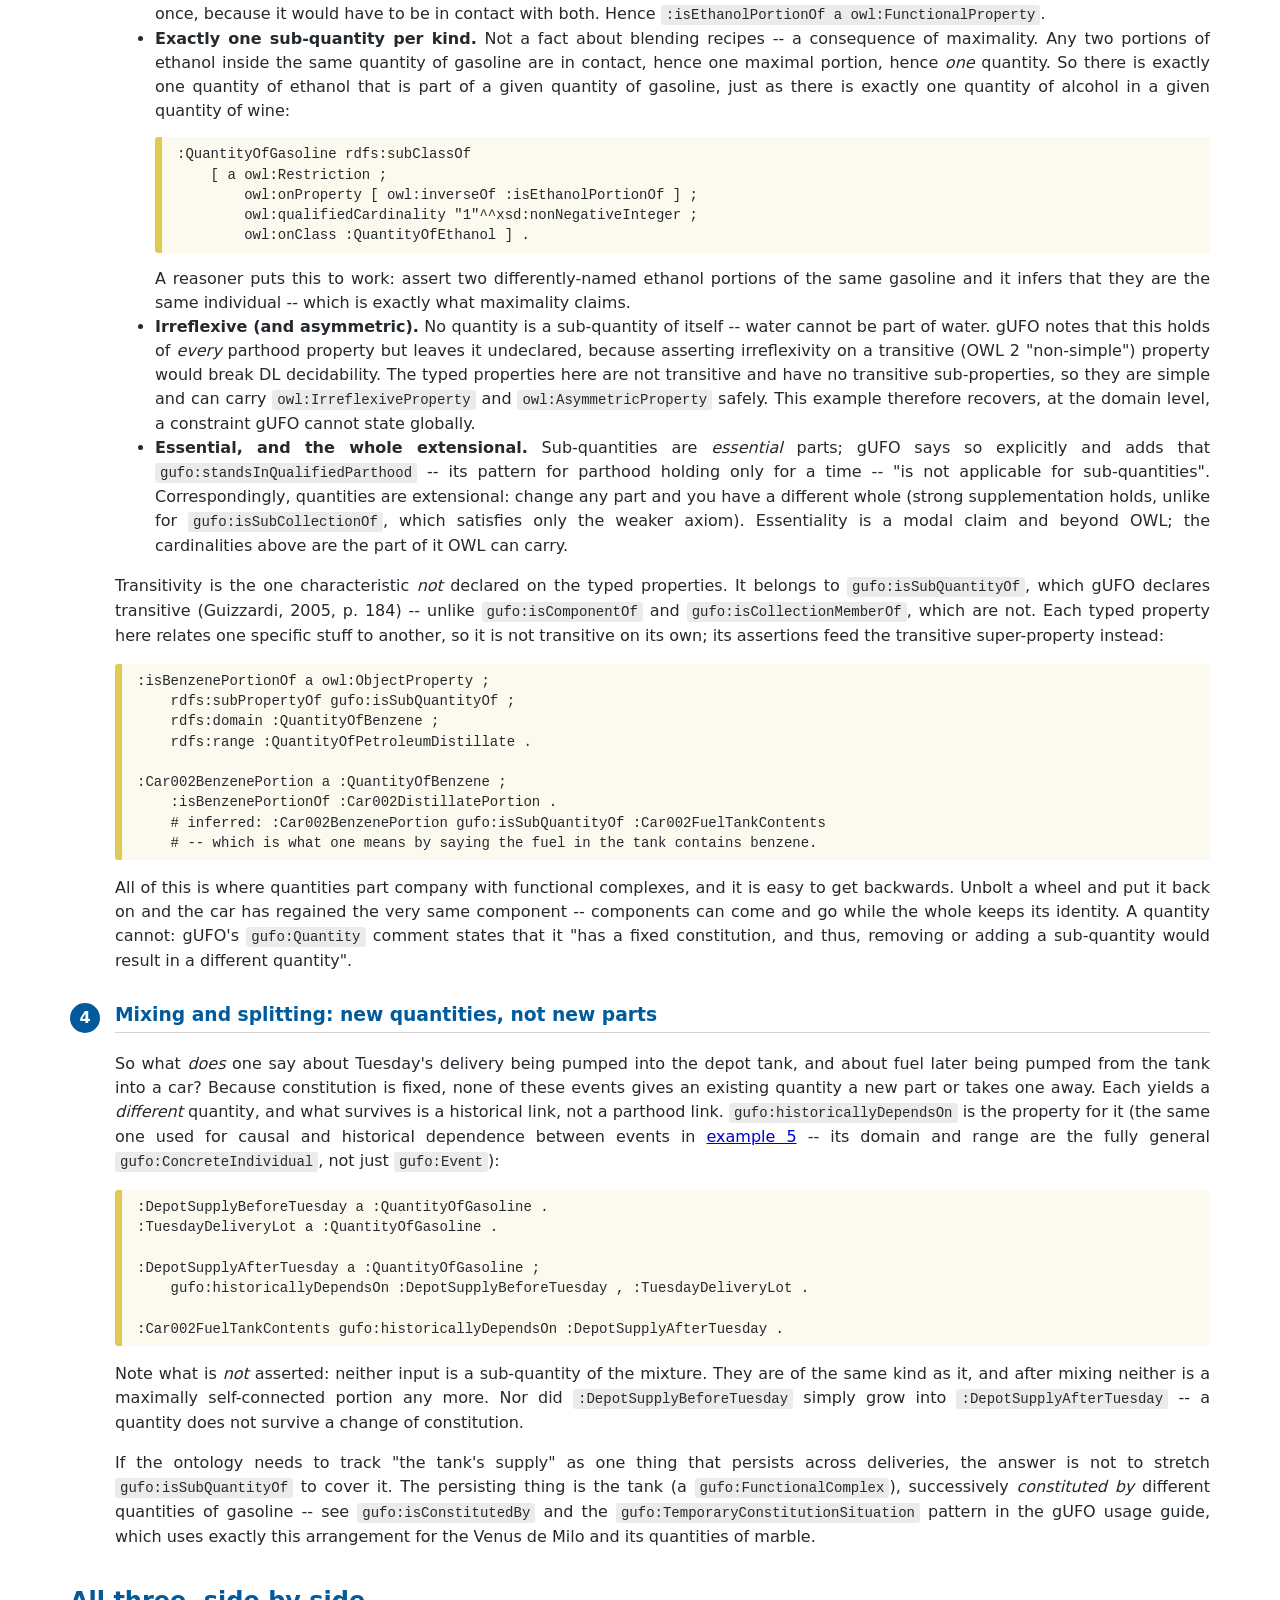
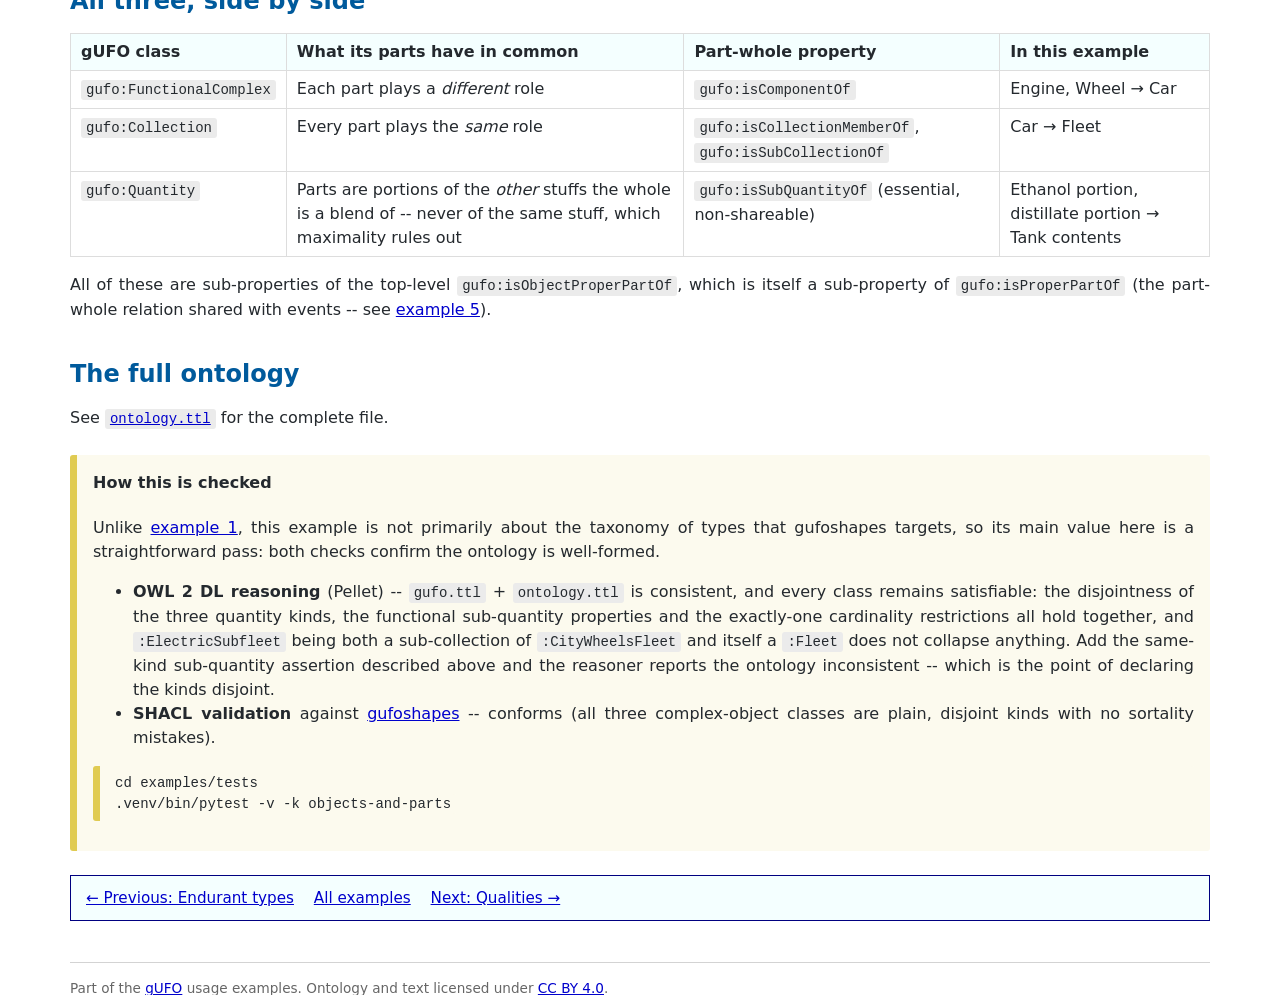
<file: examples/02-objects-and-parts/index.html>
<!doctype html>
<html lang="en">
<head>
<meta charset="utf-8"/>
<title>gUFO example 2: Objects and their parts -- Car fleet</title>
<link rel="stylesheet" type="text/css" href="../common/style.css">
</head>
<body>

<p class="breadcrumb"><a href="../index.html">gUFO examples</a> &raquo; 2. Objects and their parts</p>

<h1>Example 2: Objects and their parts</h1>
<p class="tagline">A car fleet -- FunctionalComplex, Collection, Quantity, and their part-whole properties</p>

<div class="concept-badges">
<span class="badge">gufo:FunctionalComplex</span>
<span class="badge">gufo:Collection</span>
<span class="badge">gufo:VariableCollection</span>
<span class="badge">gufo:Quantity</span>
<span class="badge">gufo:isComponentOf</span>
<span class="badge">gufo:isCollectionMemberOf</span>
<span class="badge">gufo:isSubCollectionOf</span>
<span class="badge">gufo:isSubQuantityOf</span>
<span class="badge">gufo:historicallyDependsOn</span>
</div>

<nav class="example-nav">
<a href="../01-endurant-types/index.html">&larr; Previous: Endurant types</a>
<a href="../index.html">All examples</a>
<a href="../03-qualities/index.html">Next: Qualities &rarr;</a>
</nav>

<div class="callout goal">
<h4>What you'll learn</h4>
<p>gUFO's <code>gufo:Object</code> is not a single undifferentiated bucket. It has three subclasses that
differ in <em>how their parts relate to the whole</em>, and each comes with its own part-whole property.
This example shows all three at once, in a domain where they naturally coexist: a car (a complex made of
parts playing different roles), a fleet (a collection of uniform members), and fuel (a quantity of stuff).</p>
</div>

<h2>The domain</h2>
<p>A car-sharing operator, CityWheels, has a fleet of cars. Each car is built from components (an engine,
wheels). The fleet itself gains and loses cars as they are bought and retired. Cars run on gasoline -- a
blend of a petroleum distillate and ethanol -- stored in bulk in a tank at the depot before being pumped
into individual cars.</p>

<h2>Step by step</h2>

<div class="steps">

<div class="step">
<h3>Functional complex: parts with <em>different</em> roles</h3>
<p>A <code>gufo:FunctionalComplex</code> is what most ordinary objects are: a whole whose parts (components)
each contribute something different. A car's engine and its wheels do not play the same role in the car, so
<code>:Car</code>, <code>:Engine</code> and <code>:Wheel</code> are all functional complexes, and the
part-whole link between them is (a sub-property of) <code>gufo:isComponentOf</code>:</p>
<pre><code>:Car a owl:Class , gufo:Kind ;
    rdfs:subClassOf gufo:FunctionalComplex .

:Engine a owl:Class , gufo:Kind ;
    rdfs:subClassOf gufo:FunctionalComplex .

:isEngineOf a owl:ObjectProperty ;
    rdfs:subPropertyOf gufo:isComponentOf ;
    rdfs:domain :Engine ;
    rdfs:range :Car .

:Car001Engine a :Engine ;
    :isEngineOf :Car001 .</code></pre>
<p>Declaring a domain-specific sub-property (<code>:isEngineOf</code>) rather than using
<code>gufo:isComponentOf</code> directly is optional but recommended: it lets you constrain domain and range
per part type (an engine is a component of a car; a wheel, of a car too, but through its own property) while
every asserted fact remains, by subsumption, also an instance of the general <code>gufo:isComponentOf</code>
relation.</p>
</div>

<div class="step">
<h3>Collection: parts with a <em>uniform</em> role</h3>
<p>The fleet is different: every member -- every car in it -- plays the very same role ("being a member of
the fleet"). That uniform structure is what <code>gufo:Collection</code> is for. Because CityWheels buys and
retires cars over time, the fleet's membership is variable, so it is specifically a
<code>gufo:VariableCollection</code> (the alternative, <code>gufo:FixedCollection</code>, is for collections
like a hand of cards dealt in a game, where swapping a member yields a strictly different collection):</p>
<pre><code>:Fleet a owl:Class , gufo:Kind ;
    rdfs:subClassOf gufo:VariableCollection .

:isFleetMemberOf a owl:ObjectProperty ;
    rdfs:subPropertyOf gufo:isCollectionMemberOf ;
    rdfs:domain :Car ;
    rdfs:range :Fleet .

:CityWheelsFleet a :Fleet .
:Car001 :isFleetMemberOf :CityWheelsFleet .</code></pre>
<div class="callout goal">
<p style="margin:0"><strong>FunctionalComplex or Collection?</strong> gUFO's own documentation flags this
exact case: if the fleet's cars are genuinely undifferentiated -- each just "a member of the fleet" -- then
<code>Fleet</code> is a collection. If the cars actually play distinct functional roles in it -- "cargo
car", "passenger car" -- then the fleet is really a functional complex, whose parts play those distinct
roles. This is not a free choice for the ontology to make: it is a fact about how the fleet is structured,
which the ontology is responsible for getting right. What genuinely is a modeling choice is <em>scope</em> --
whether the ontology needs to represent that role differentiation at all. Choosing to model the fleet as a
plain collection because the roles do not matter for the task at hand is a legitimate (if coarser-grained)
conceptualization.</p>
</div>
<p>Collections can also have sub-collections, when a subset of the members forms a collection in its own
right -- <code>gufo:isSubCollectionOf</code> (transitive) is for exactly this, distinct from membership:</p>
<pre><code>:ElectricSubfleet a :Fleet ;
    gufo:isSubCollectionOf :CityWheelsFleet .

:Car001 :isFleetMemberOf :ElectricSubfleet .</code></pre>
</div>

<div class="step">
<h3>Quantity: no roles at all, just stuff</h3>
<p>Gasoline has neither distinct components nor uniform "members" -- it is not made of parts in the way a
car or a fleet is. <code>gufo:Quantity</code> models exactly this: a <em>maximally self-connected</em>
portion of stuff. Note the class name, <code>:QuantityOfGasoline</code>, not just <code>:Gasoline</code>:
its instances are individual portions of the stuff (this tankful, that delivery), not the material itself --
the same naming convention the gUFO usage guide uses for <code>AmountOfMarble</code>.</p>
<p>"Maximally self-connected" is not decoration; it is what constrains everything below. Any two portions
of gasoline in contact are, together, <em>one</em> quantity rather than two, because neither of them alone
is maximal. So a quantity of gasoline can never have a smaller quantity of gasoline as a part. What it does
have as parts are portions of the <em>different</em> stuffs it is a blend of: pump gasoline is a blend of a
petroleum distillate and ethanol, and each of those is a maximally self-connected portion of its own stuff
even while mixed into the whole. This is the standard UFO illustration -- a portion of wine has a portion of
water and a portion of alcohol as sub-quantities -- and gUFO's own definition of
<code>gufo:isSubQuantityOf</code> uses it verbatim: "the quantity of water in a wine glass is a sub-quantity
of the wine in that glass".</p>
<pre><code>:QuantityOfGasoline a owl:Class , gufo:Kind ;
    rdfs:subClassOf gufo:Quantity .

:QuantityOfEthanol a owl:Class , gufo:Kind ;
    rdfs:subClassOf gufo:Quantity ;
    owl:disjointWith :QuantityOfGasoline .

:isEthanolPortionOf a owl:ObjectProperty , owl:FunctionalProperty ;
    rdfs:subPropertyOf gufo:isSubQuantityOf ;
    rdfs:domain :QuantityOfEthanol ;
    rdfs:range :QuantityOfGasoline .      # part and whole are of *different* kinds

:Car002FuelTankContents a :QuantityOfGasoline .

:Car002EthanolPortion a :QuantityOfEthanol ;
    :isEthanolPortionOf :Car002FuelTankContents .</code></pre>
<div class="callout pitfall">
<h4>The mistake to avoid</h4>
<p>It is tempting to declare <code>:isPortionOf</code> with <code>:QuantityOfGasoline</code> as
<em>both</em> domain and range, and then assert that a delivery lot poured into the depot tank is a
sub-quantity of the tank's supply. That is exactly what quantities rule out. Once the lot is in the tank it
is in contact with the rest of the gasoline, so it is not a maximal portion any more -- it is not a quantity
at all, and there is nothing there for <code>gufo:isSubQuantityOf</code> to relate. Quantities are
maximally self-connected and therefore <em>do not have parts of the same kind</em>. In this
ontology the quantity kinds are declared pairwise disjoint, which is enough for a DL reasoner to
reject the mistake outright: asserting <code>:SomeGasoline :isEthanolPortionOf :OtherGasoline</code> makes
the ontology inconsistent, because the property's domain would force that portion of gasoline to also be a
portion of ethanol.</p>
</div>
<p>Four further constraints come with <code>subQuantityOf</code>, each stated in the ontology as far as OWL
allows. The first three all fall out of the same two facts -- quantities are topologically connected, and
they are maximal:</p>
<ul>
<li><strong>Non-shareable.</strong> A sub-quantity is part of at most one whole: a portion of ethanol
cannot be mixed into two distinct quantities at once, because it would have to be in contact with both.
Hence <code>:isEthanolPortionOf a owl:FunctionalProperty</code>.</li>
<li><strong>Exactly one sub-quantity per kind.</strong> Not a fact about blending recipes -- a consequence
of maximality. Any two portions of ethanol inside the same quantity of gasoline are in contact, hence one
maximal portion, hence <em>one</em> quantity. So there is exactly one quantity of ethanol that is part of a
given quantity of gasoline, just as there is exactly one quantity of alcohol in a given quantity of wine:
<pre><code>:QuantityOfGasoline rdfs:subClassOf
    [ a owl:Restriction ;
        owl:onProperty [ owl:inverseOf :isEthanolPortionOf ] ;
        owl:qualifiedCardinality "1"^^xsd:nonNegativeInteger ;
        owl:onClass :QuantityOfEthanol ] .</code></pre>
A reasoner puts this to work: assert two differently-named ethanol portions of the same gasoline and it
infers that they are the same individual -- which is exactly what maximality claims.</li>
<li><strong>Irreflexive (and asymmetric).</strong> No quantity is a sub-quantity of itself -- water cannot
be part of water. gUFO notes that this holds of <em>every</em> parthood property but leaves it undeclared,
because asserting irreflexivity on a transitive (OWL 2 "non-simple") property would break DL decidability.
The typed properties here are not transitive and have no transitive sub-properties, so they are simple and
can carry <code>owl:IrreflexiveProperty</code> and <code>owl:AsymmetricProperty</code> safely. This example
therefore recovers, at the domain level, a constraint gUFO cannot state globally.</li>
<li><strong>Essential, and the whole extensional.</strong> Sub-quantities are <em>essential</em> parts;
gUFO says so explicitly and adds that <code>gufo:standsInQualifiedParthood</code> -- its pattern for
parthood holding only for a time -- "is not applicable for sub-quantities". Correspondingly, quantities are
extensional: change any part and you have a different whole (strong supplementation holds, unlike for
<code>gufo:isSubCollectionOf</code>, which satisfies only the weaker axiom). Essentiality is a modal claim
and beyond OWL; the cardinalities above are the part of it OWL can carry.</li>
</ul>
<p>Transitivity is the one characteristic <em>not</em> declared on the typed properties. It belongs to
<code>gufo:isSubQuantityOf</code>, which gUFO declares transitive (Guizzardi, 2005, p. 184) -- unlike
<code>gufo:isComponentOf</code> and <code>gufo:isCollectionMemberOf</code>, which are not. Each typed
property here relates one specific stuff to another, so it is not transitive on its own; its assertions
feed the transitive super-property instead:</p>
<pre><code>:isBenzenePortionOf a owl:ObjectProperty ;
    rdfs:subPropertyOf gufo:isSubQuantityOf ;
    rdfs:domain :QuantityOfBenzene ;
    rdfs:range :QuantityOfPetroleumDistillate .

:Car002BenzenePortion a :QuantityOfBenzene ;
    :isBenzenePortionOf :Car002DistillatePortion .
    # inferred: :Car002BenzenePortion gufo:isSubQuantityOf :Car002FuelTankContents
    # -- which is what one means by saying the fuel in the tank contains benzene.</code></pre>
<p>All of this is where quantities part company with functional complexes, and it is easy to get backwards.
Unbolt a wheel and put it back on and the car has regained the very same component -- components can come
and go while the whole keeps its identity. A quantity cannot: gUFO's <code>gufo:Quantity</code> comment
states that it "has a fixed constitution, and thus, removing or adding a sub-quantity would result in a
different quantity".</p>
</div>

<div class="step">
<h3>Mixing and splitting: new quantities, not new parts</h3>
<p>So what <em>does</em> one say about Tuesday's delivery being pumped into the depot tank, and about fuel
later being pumped from the tank into a car? Because constitution is fixed, none of these events gives an
existing quantity a new part or takes one away. Each yields a <em>different</em> quantity, and what survives
is a historical link, not a parthood link. <code>gufo:historicallyDependsOn</code> is the property for it
(the same one used for causal and historical dependence between events in
<a href="../05-events/index.html">example 5</a> -- its domain and range are the fully general
<code>gufo:ConcreteIndividual</code>, not just <code>gufo:Event</code>):</p>
<pre><code>:DepotSupplyBeforeTuesday a :QuantityOfGasoline .
:TuesdayDeliveryLot a :QuantityOfGasoline .

:DepotSupplyAfterTuesday a :QuantityOfGasoline ;
    gufo:historicallyDependsOn :DepotSupplyBeforeTuesday , :TuesdayDeliveryLot .

:Car002FuelTankContents gufo:historicallyDependsOn :DepotSupplyAfterTuesday .</code></pre>
<p>Note what is <em>not</em> asserted: neither input is a sub-quantity of the mixture. They are of the same
kind as it, and after mixing neither is a maximally self-connected portion any more. Nor did
<code>:DepotSupplyBeforeTuesday</code> simply grow into <code>:DepotSupplyAfterTuesday</code> -- a quantity
does not survive a change of constitution.</p>
<p>If the ontology needs to track "the tank's supply" as one thing that persists across deliveries, the
answer is not to stretch <code>gufo:isSubQuantityOf</code> to cover it. The persisting thing is the tank (a
<code>gufo:FunctionalComplex</code>), successively <em>constituted by</em> different quantities of gasoline --
see <code>gufo:isConstitutedBy</code> and the <code>gufo:TemporaryConstitutionSituation</code> pattern in the
gUFO usage guide, which uses exactly this arrangement for the Venus de Milo and its quantities of
marble.</p>
</div>

</div>

<h2>All three, side by side</h2>
<table class="datatable">
<tr><th>gUFO class</th><th>What its parts have in common</th><th>Part-whole property</th><th>In this example</th></tr>
<tr><td><code>gufo:FunctionalComplex</code></td><td>Each part plays a <em>different</em> role</td><td><code>gufo:isComponentOf</code></td><td>Engine, Wheel &rarr; Car</td></tr>
<tr><td><code>gufo:Collection</code></td><td>Every part plays the <em>same</em> role</td><td><code>gufo:isCollectionMemberOf</code>, <code>gufo:isSubCollectionOf</code></td><td>Car &rarr; Fleet</td></tr>
<tr><td><code>gufo:Quantity</code></td><td>Parts are portions of the <em>other</em> stuffs the whole is a blend of -- never of the same stuff, which maximality rules out</td><td><code>gufo:isSubQuantityOf</code> (essential, non-shareable)</td><td>Ethanol portion, distillate portion &rarr; Tank contents</td></tr>
</table>
<p>All of these are sub-properties of the top-level <code>gufo:isObjectProperPartOf</code>, which is itself a
sub-property of <code>gufo:isProperPartOf</code> (the part-whole relation shared with events -- see
<a href="../05-events/index.html">example 5</a>).</p>

<h2>The full ontology</h2>
<p>See <a href="ontology.ttl"><code>ontology.ttl</code></a> for the complete file.</p>

<div class="callout check">
<h4>How this is checked</h4>
<p>Unlike <a href="../01-endurant-types/index.html">example 1</a>, this example is not primarily about the
taxonomy of types that gufoshapes targets, so its main value here is a straightforward pass: both checks
confirm the ontology is well-formed.</p>
<ul>
<li><strong>OWL 2 DL reasoning</strong> (Pellet) -- <code>gufo.ttl</code> + <code>ontology.ttl</code> is
consistent, and every class remains satisfiable: the disjointness of the three quantity kinds, the
functional sub-quantity properties and the exactly-one cardinality restrictions all hold together, and
<code>:ElectricSubfleet</code> being both a sub-collection of <code>:CityWheelsFleet</code> and itself a
<code>:Fleet</code> does not collapse anything. Add the same-kind sub-quantity assertion described above and
the reasoner reports the ontology inconsistent -- which is the point of declaring the kinds disjoint.</li>
<li><strong>SHACL validation</strong> against <a href="https://github.com/nemo-ufes/gufoshapes">gufoshapes</a>
-- conforms (all three complex-object classes are plain, disjoint kinds with no sortality mistakes).</li>
</ul>
<pre><code>cd examples/tests
.venv/bin/pytest -v -k objects-and-parts</code></pre>
</div>

<nav class="example-nav">
<a href="../01-endurant-types/index.html">&larr; Previous: Endurant types</a>
<a href="../index.html">All examples</a>
<a href="../03-qualities/index.html">Next: Qualities &rarr;</a>
</nav>

<footer class="site-footer">
Part of the <a href="https://github.com/nemo-ufes/gufo">gUFO</a> usage examples. Ontology and text
licensed under <a href="https://creativecommons.org/licenses/by/4.0/legalcode">CC BY 4.0</a>.
</footer>

</body>
</html>
</file>
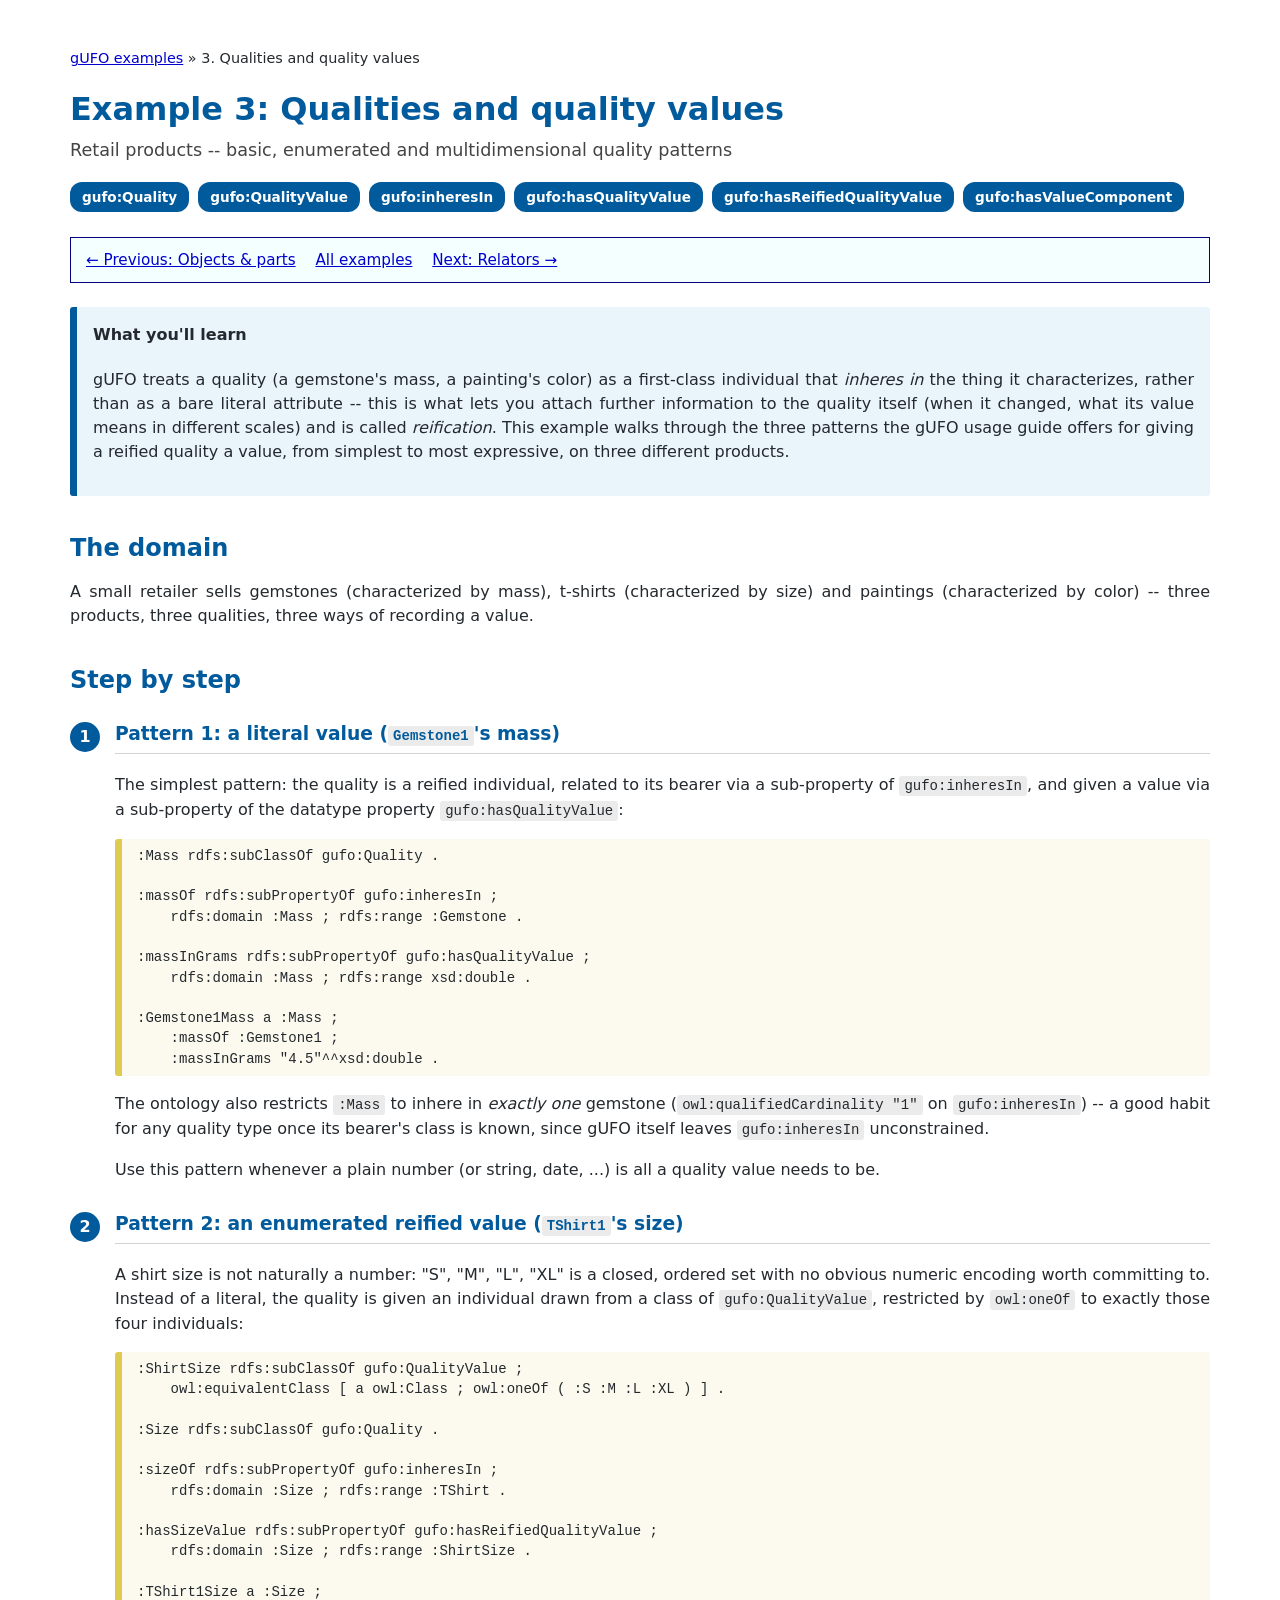
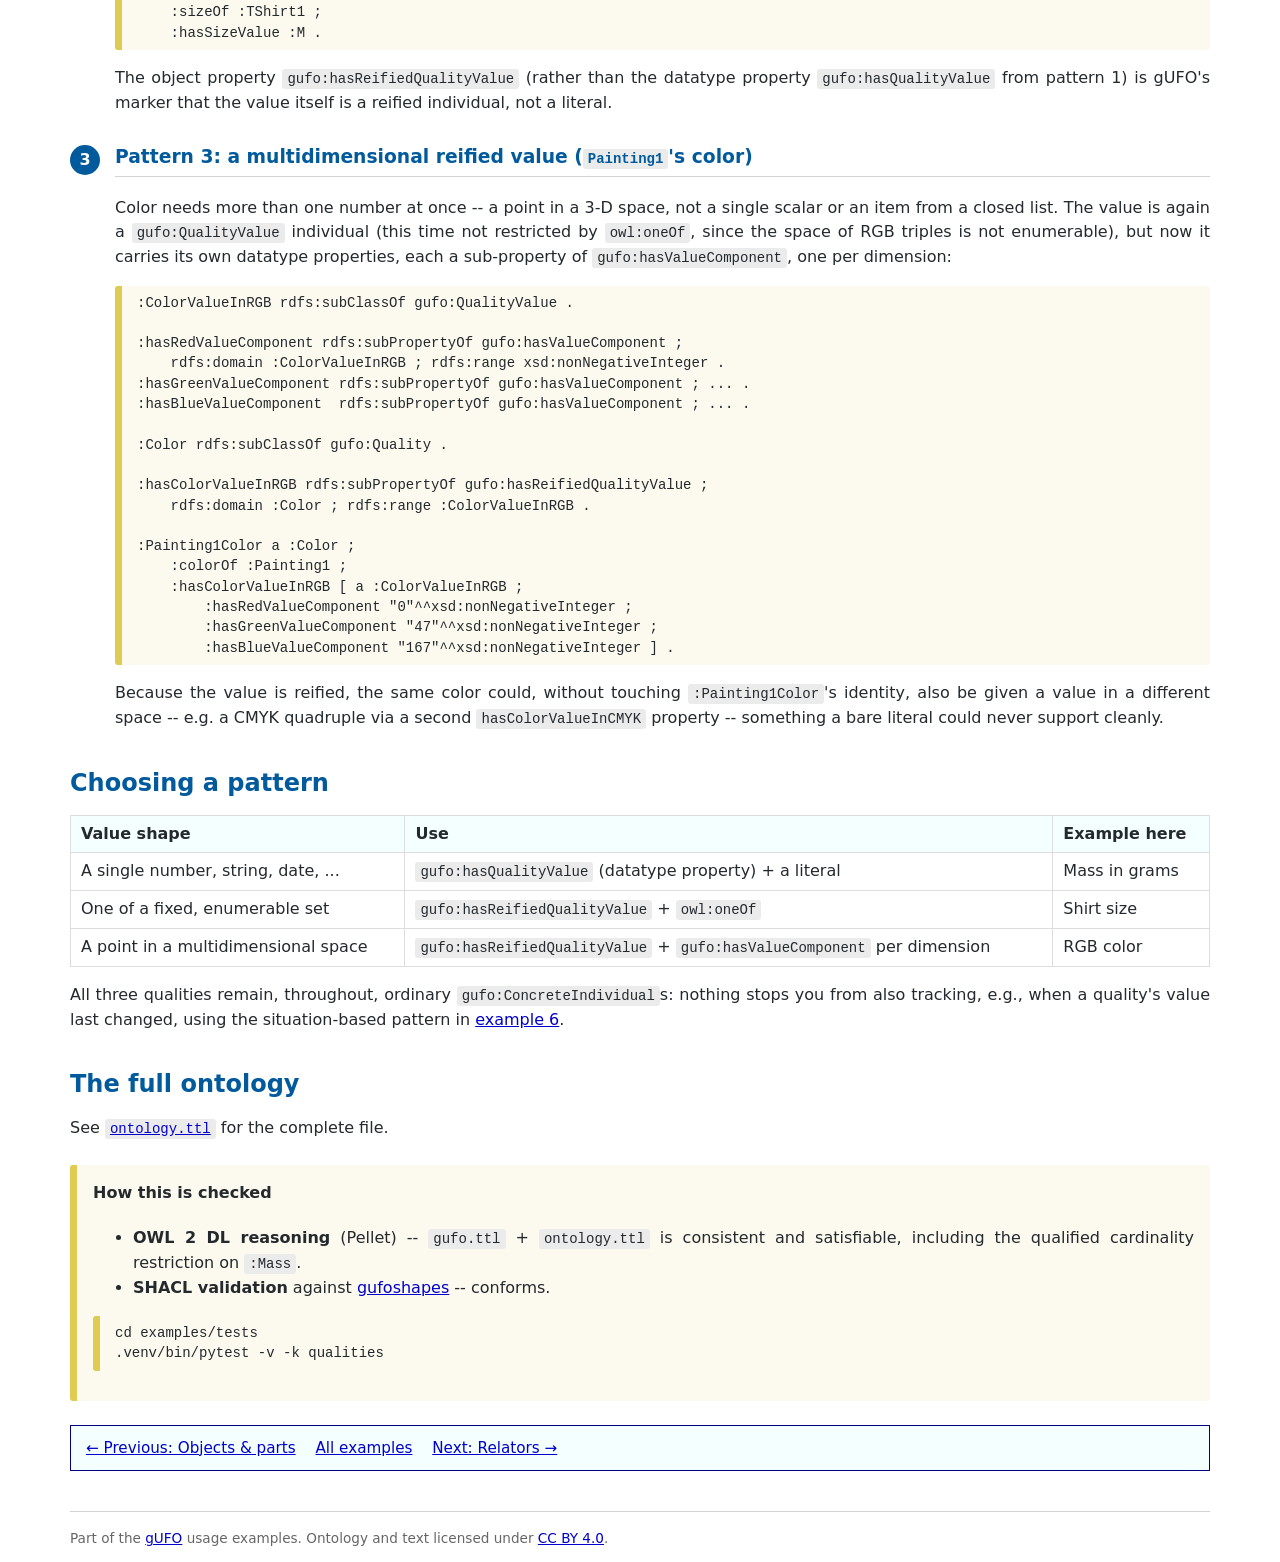
<file: examples/03-qualities/index.html>
<!doctype html>
<html lang="en">
<head>
<meta charset="utf-8"/>
<title>gUFO example 3: Qualities and quality values -- Retail products</title>
<link rel="stylesheet" type="text/css" href="../common/style.css">
</head>
<body>

<p class="breadcrumb"><a href="../index.html">gUFO examples</a> &raquo; 3. Qualities and quality values</p>

<h1>Example 3: Qualities and quality values</h1>
<p class="tagline">Retail products -- basic, enumerated and multidimensional quality patterns</p>

<div class="concept-badges">
<span class="badge">gufo:Quality</span>
<span class="badge">gufo:QualityValue</span>
<span class="badge">gufo:inheresIn</span>
<span class="badge">gufo:hasQualityValue</span>
<span class="badge">gufo:hasReifiedQualityValue</span>
<span class="badge">gufo:hasValueComponent</span>
</div>

<nav class="example-nav">
<a href="../02-objects-and-parts/index.html">&larr; Previous: Objects &amp; parts</a>
<a href="../index.html">All examples</a>
<a href="../04-relators/index.html">Next: Relators &rarr;</a>
</nav>

<div class="callout goal">
<h4>What you'll learn</h4>
<p>gUFO treats a quality (a gemstone's mass, a painting's color) as a first-class individual that
<em>inheres in</em> the thing it characterizes, rather than as a bare literal attribute -- this is what lets
you attach further information to the quality itself (when it changed, what its value means in different
scales) and is called <em>reification</em>. This example walks through the three patterns the gUFO usage
guide offers for giving a reified quality a value, from simplest to most expressive, on three different
products.</p>
</div>

<h2>The domain</h2>
<p>A small retailer sells gemstones (characterized by mass), t-shirts (characterized by size) and paintings
(characterized by color) -- three products, three qualities, three ways of recording a value.</p>

<h2>Step by step</h2>

<div class="steps">

<div class="step">
<h3>Pattern 1: a literal value (<code>Gemstone1</code>'s mass)</h3>
<p>The simplest pattern: the quality is a reified individual, related to its bearer via a sub-property of
<code>gufo:inheresIn</code>, and given a value via a sub-property of the datatype property
<code>gufo:hasQualityValue</code>:</p>
<pre><code>:Mass rdfs:subClassOf gufo:Quality .

:massOf rdfs:subPropertyOf gufo:inheresIn ;
    rdfs:domain :Mass ; rdfs:range :Gemstone .

:massInGrams rdfs:subPropertyOf gufo:hasQualityValue ;
    rdfs:domain :Mass ; rdfs:range xsd:double .

:Gemstone1Mass a :Mass ;
    :massOf :Gemstone1 ;
    :massInGrams "4.5"^^xsd:double .</code></pre>
<p>The ontology also restricts <code>:Mass</code> to inhere in <em>exactly one</em> gemstone
(<code>owl:qualifiedCardinality "1"</code> on <code>gufo:inheresIn</code>) -- a good habit for any quality
type once its bearer's class is known, since gUFO itself leaves <code>gufo:inheresIn</code>
unconstrained.</p>
<p>Use this pattern whenever a plain number (or string, date, ...) is all a quality value needs to be.</p>
</div>

<div class="step">
<h3>Pattern 2: an enumerated reified value (<code>TShirt1</code>'s size)</h3>
<p>A shirt size is not naturally a number: "S", "M", "L", "XL" is a closed, ordered set with no obvious
numeric encoding worth committing to. Instead of a literal, the quality is given an individual drawn from a
class of <code>gufo:QualityValue</code>, restricted by <code>owl:oneOf</code> to exactly those four
individuals:</p>
<pre><code>:ShirtSize rdfs:subClassOf gufo:QualityValue ;
    owl:equivalentClass [ a owl:Class ; owl:oneOf ( :S :M :L :XL ) ] .

:Size rdfs:subClassOf gufo:Quality .

:sizeOf rdfs:subPropertyOf gufo:inheresIn ;
    rdfs:domain :Size ; rdfs:range :TShirt .

:hasSizeValue rdfs:subPropertyOf gufo:hasReifiedQualityValue ;
    rdfs:domain :Size ; rdfs:range :ShirtSize .

:TShirt1Size a :Size ;
    :sizeOf :TShirt1 ;
    :hasSizeValue :M .</code></pre>
<p>The object property <code>gufo:hasReifiedQualityValue</code> (rather than the datatype property
<code>gufo:hasQualityValue</code> from pattern 1) is gUFO's marker that the value itself is a reified
individual, not a literal.</p>
</div>

<div class="step">
<h3>Pattern 3: a multidimensional reified value (<code>Painting1</code>'s color)</h3>
<p>Color needs more than one number at once -- a point in a 3-D space, not a single scalar or an item from a
closed list. The value is again a <code>gufo:QualityValue</code> individual (this time not restricted by
<code>owl:oneOf</code>, since the space of RGB triples is not enumerable), but now it carries its own
datatype properties, each a sub-property of <code>gufo:hasValueComponent</code>, one per dimension:</p>
<pre><code>:ColorValueInRGB rdfs:subClassOf gufo:QualityValue .

:hasRedValueComponent rdfs:subPropertyOf gufo:hasValueComponent ;
    rdfs:domain :ColorValueInRGB ; rdfs:range xsd:nonNegativeInteger .
:hasGreenValueComponent rdfs:subPropertyOf gufo:hasValueComponent ; ... .
:hasBlueValueComponent  rdfs:subPropertyOf gufo:hasValueComponent ; ... .

:Color rdfs:subClassOf gufo:Quality .

:hasColorValueInRGB rdfs:subPropertyOf gufo:hasReifiedQualityValue ;
    rdfs:domain :Color ; rdfs:range :ColorValueInRGB .

:Painting1Color a :Color ;
    :colorOf :Painting1 ;
    :hasColorValueInRGB [ a :ColorValueInRGB ;
        :hasRedValueComponent "0"^^xsd:nonNegativeInteger ;
        :hasGreenValueComponent "47"^^xsd:nonNegativeInteger ;
        :hasBlueValueComponent "167"^^xsd:nonNegativeInteger ] .</code></pre>
<p>Because the value is reified, the same color could, without touching <code>:Painting1Color</code>'s
identity, also be given a value in a different space -- e.g. a CMYK quadruple via a second
<code>hasColorValueInCMYK</code> property -- something a bare literal could never support cleanly.</p>
</div>

</div>

<h2>Choosing a pattern</h2>
<table class="datatable">
<tr><th>Value shape</th><th>Use</th><th>Example here</th></tr>
<tr><td>A single number, string, date, ...</td><td><code>gufo:hasQualityValue</code> (datatype property) + a literal</td><td>Mass in grams</td></tr>
<tr><td>One of a fixed, enumerable set</td><td><code>gufo:hasReifiedQualityValue</code> + <code>owl:oneOf</code></td><td>Shirt size</td></tr>
<tr><td>A point in a multidimensional space</td><td><code>gufo:hasReifiedQualityValue</code> + <code>gufo:hasValueComponent</code> per dimension</td><td>RGB color</td></tr>
</table>
<p>All three qualities remain, throughout, ordinary <code>gufo:ConcreteIndividual</code>s: nothing stops you
from also tracking, e.g., when a quality's value last changed, using the situation-based pattern in
<a href="../06-situations/index.html">example 6</a>.</p>

<h2>The full ontology</h2>
<p>See <a href="ontology.ttl"><code>ontology.ttl</code></a> for the complete file.</p>

<div class="callout check">
<h4>How this is checked</h4>
<ul>
<li><strong>OWL 2 DL reasoning</strong> (Pellet) -- <code>gufo.ttl</code> + <code>ontology.ttl</code> is
consistent and satisfiable, including the qualified cardinality restriction on <code>:Mass</code>.</li>
<li><strong>SHACL validation</strong> against <a href="https://github.com/nemo-ufes/gufoshapes">gufoshapes</a>
-- conforms.</li>
</ul>
<pre><code>cd examples/tests
.venv/bin/pytest -v -k qualities</code></pre>
</div>

<nav class="example-nav">
<a href="../02-objects-and-parts/index.html">&larr; Previous: Objects &amp; parts</a>
<a href="../index.html">All examples</a>
<a href="../04-relators/index.html">Next: Relators &rarr;</a>
</nav>

<footer class="site-footer">
Part of the <a href="https://github.com/nemo-ufes/gufo">gUFO</a> usage examples. Ontology and text
licensed under <a href="https://creativecommons.org/licenses/by/4.0/legalcode">CC BY 4.0</a>.
</footer>

</body>
</html>
</file>
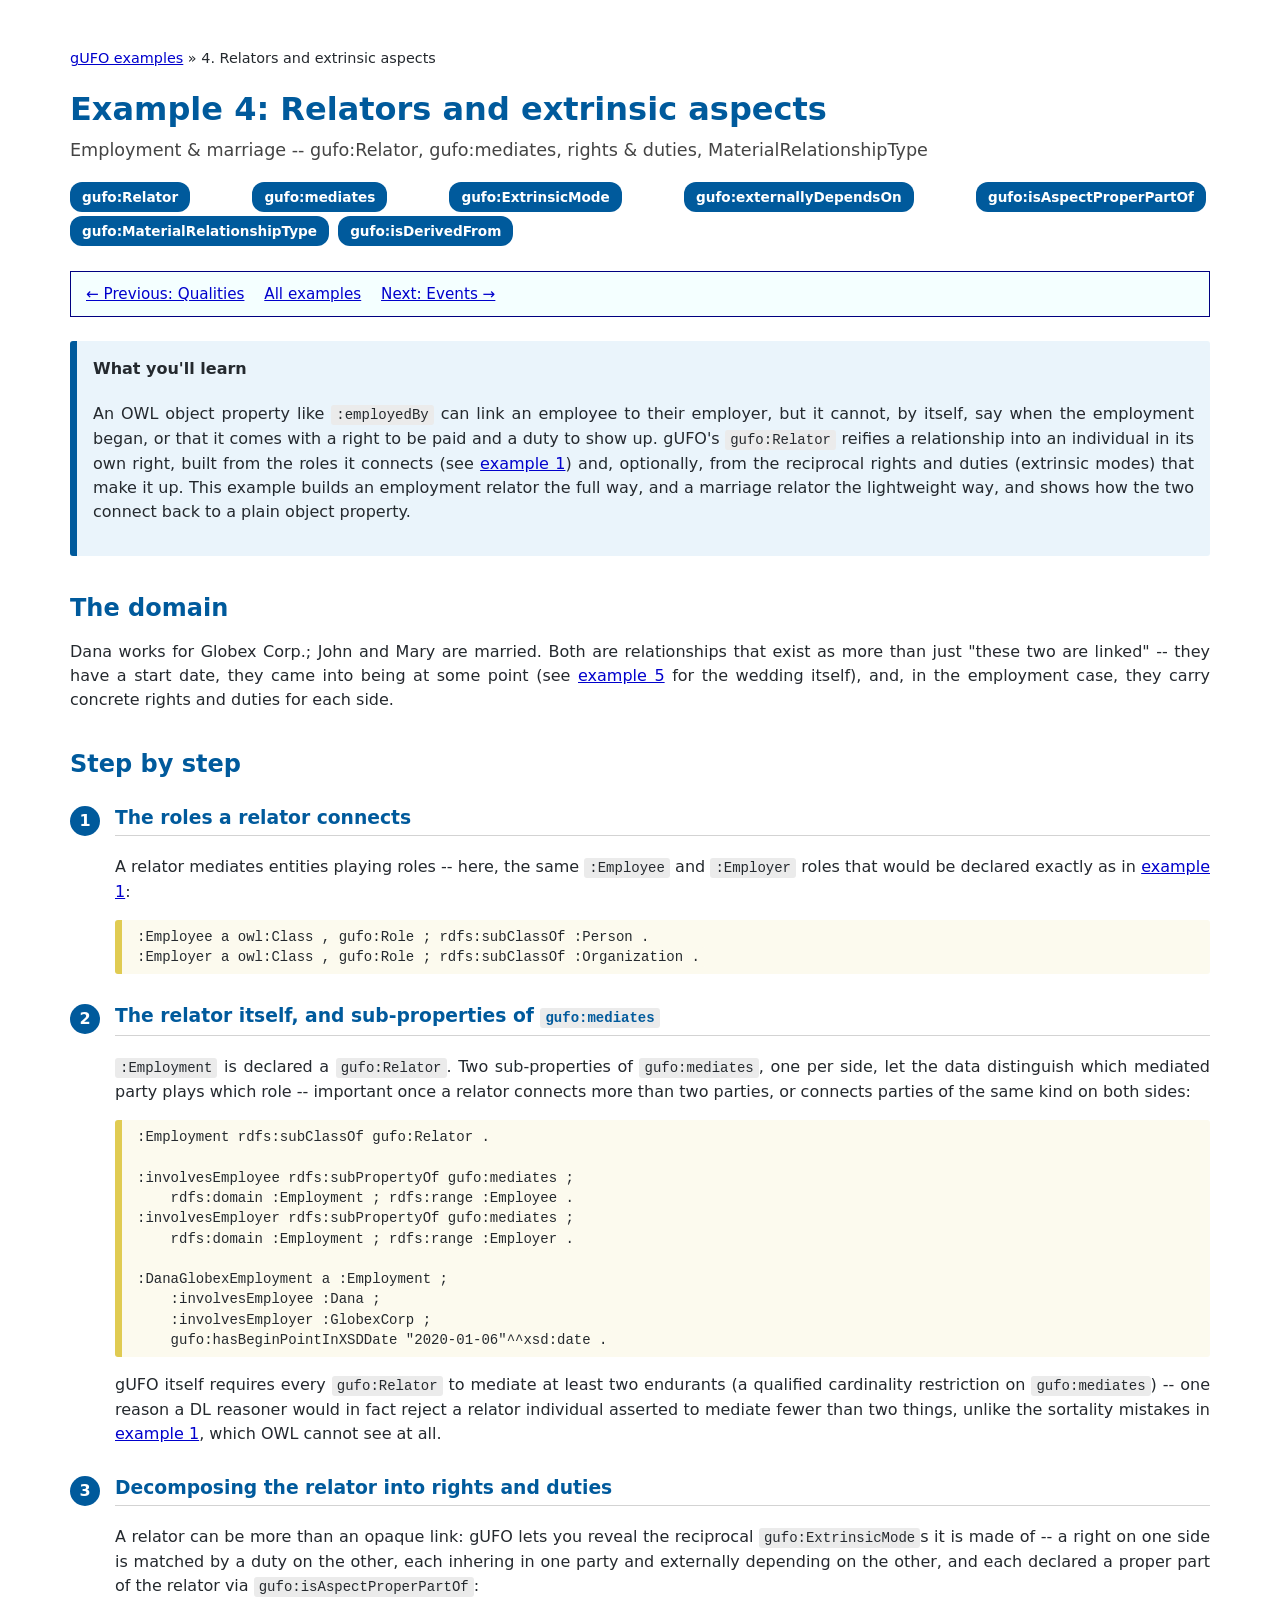
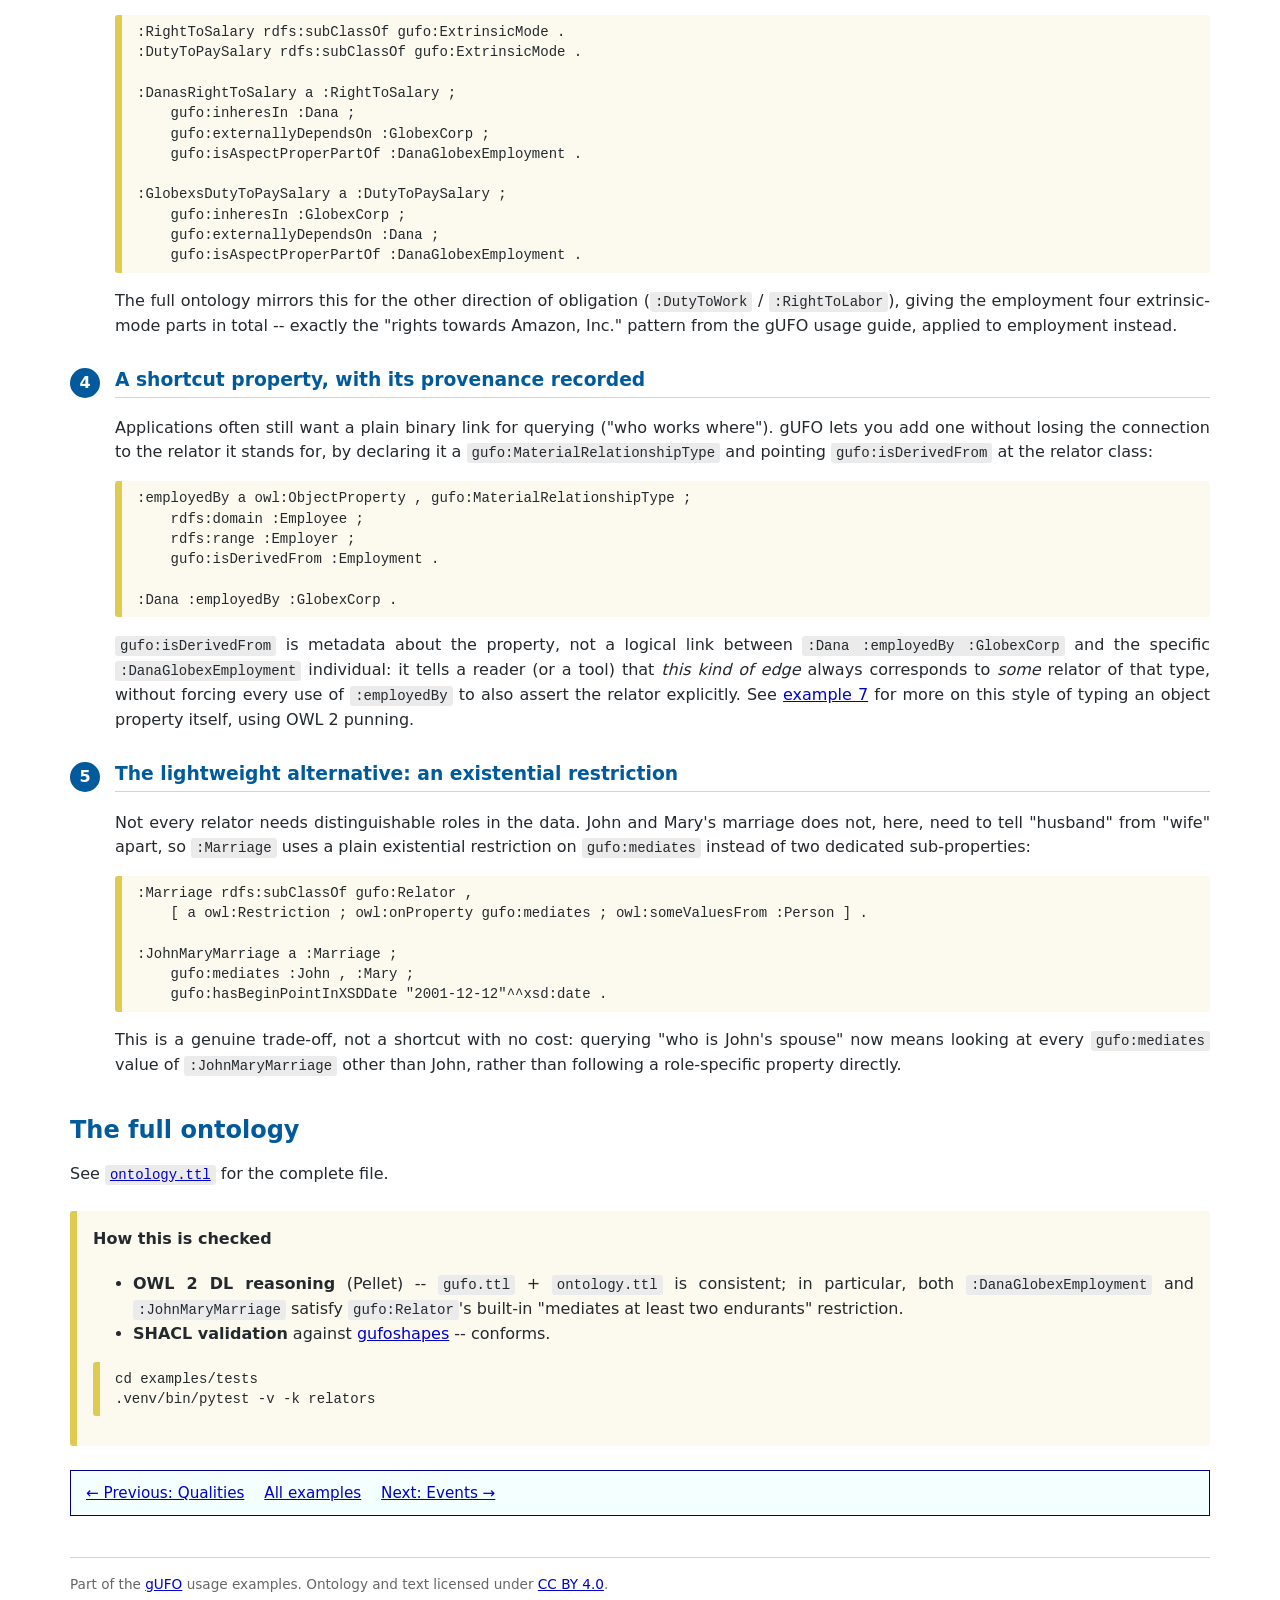
<file: examples/04-relators/index.html>
<!doctype html>
<html lang="en">
<head>
<meta charset="utf-8"/>
<title>gUFO example 4: Relators and extrinsic aspects -- Employment &amp; marriage</title>
<link rel="stylesheet" type="text/css" href="../common/style.css">
</head>
<body>

<p class="breadcrumb"><a href="../index.html">gUFO examples</a> &raquo; 4. Relators and extrinsic aspects</p>

<h1>Example 4: Relators and extrinsic aspects</h1>
<p class="tagline">Employment &amp; marriage -- gufo:Relator, gufo:mediates, rights &amp; duties, MaterialRelationshipType</p>

<div class="concept-badges">
<span class="badge">gufo:Relator</span>
<span class="badge">gufo:mediates</span>
<span class="badge">gufo:ExtrinsicMode</span>
<span class="badge">gufo:externallyDependsOn</span>
<span class="badge">gufo:isAspectProperPartOf</span>
<span class="badge">gufo:MaterialRelationshipType</span>
<span class="badge">gufo:isDerivedFrom</span>
</div>

<nav class="example-nav">
<a href="../03-qualities/index.html">&larr; Previous: Qualities</a>
<a href="../index.html">All examples</a>
<a href="../05-events/index.html">Next: Events &rarr;</a>
</nav>

<div class="callout goal">
<h4>What you'll learn</h4>
<p>An OWL object property like <code>:employedBy</code> can link an employee to their employer, but it
cannot, by itself, say when the employment began, or that it comes with a right to be paid and a duty to
show up. gUFO's <code>gufo:Relator</code> reifies a relationship into an individual in its own right, built
from the roles it connects (see <a href="../01-endurant-types/index.html">example 1</a>) and, optionally,
from the reciprocal rights and duties (extrinsic modes) that make it up. This example builds an employment
relator the full way, and a marriage relator the lightweight way, and shows how the two connect back to a
plain object property.</p>
</div>

<h2>The domain</h2>
<p>Dana works for Globex Corp.; John and Mary are married. Both are relationships that exist as more than
just "these two are linked" -- they have a start date, they came into being at some point (see
<a href="../05-events/index.html">example 5</a> for the wedding itself), and, in the employment case, they
carry concrete rights and duties for each side.</p>

<h2>Step by step</h2>

<div class="steps">

<div class="step">
<h3>The roles a relator connects</h3>
<p>A relator mediates entities playing roles -- here, the same <code>:Employee</code> and
<code>:Employer</code> roles that would be declared exactly as in
<a href="../01-endurant-types/index.html">example 1</a>:</p>
<pre><code>:Employee a owl:Class , gufo:Role ; rdfs:subClassOf :Person .
:Employer a owl:Class , gufo:Role ; rdfs:subClassOf :Organization .</code></pre>
</div>

<div class="step">
<h3>The relator itself, and sub-properties of <code>gufo:mediates</code></h3>
<p><code>:Employment</code> is declared a <code>gufo:Relator</code>. Two sub-properties of
<code>gufo:mediates</code>, one per side, let the data distinguish which mediated party plays which role --
important once a relator connects more than two parties, or connects parties of the same kind on both
sides:</p>
<pre><code>:Employment rdfs:subClassOf gufo:Relator .

:involvesEmployee rdfs:subPropertyOf gufo:mediates ;
    rdfs:domain :Employment ; rdfs:range :Employee .
:involvesEmployer rdfs:subPropertyOf gufo:mediates ;
    rdfs:domain :Employment ; rdfs:range :Employer .

:DanaGlobexEmployment a :Employment ;
    :involvesEmployee :Dana ;
    :involvesEmployer :GlobexCorp ;
    gufo:hasBeginPointInXSDDate "2020-01-06"^^xsd:date .</code></pre>
<p>gUFO itself requires every <code>gufo:Relator</code> to mediate at least two endurants (a qualified
cardinality restriction on <code>gufo:mediates</code>) -- one reason a DL reasoner would in fact reject a
relator individual asserted to mediate fewer than two things, unlike the sortality mistakes in
<a href="../01-endurant-types/index.html">example 1</a>, which OWL cannot see at all.</p>
</div>

<div class="step">
<h3>Decomposing the relator into rights and duties</h3>
<p>A relator can be more than an opaque link: gUFO lets you reveal the reciprocal
<code>gufo:ExtrinsicMode</code>s it is made of -- a right on one side is matched by a duty on the other, each
inhering in one party and externally depending on the other, and each declared a proper part of the relator
via <code>gufo:isAspectProperPartOf</code>:</p>
<pre><code>:RightToSalary rdfs:subClassOf gufo:ExtrinsicMode .
:DutyToPaySalary rdfs:subClassOf gufo:ExtrinsicMode .

:DanasRightToSalary a :RightToSalary ;
    gufo:inheresIn :Dana ;
    gufo:externallyDependsOn :GlobexCorp ;
    gufo:isAspectProperPartOf :DanaGlobexEmployment .

:GlobexsDutyToPaySalary a :DutyToPaySalary ;
    gufo:inheresIn :GlobexCorp ;
    gufo:externallyDependsOn :Dana ;
    gufo:isAspectProperPartOf :DanaGlobexEmployment .</code></pre>
<p>The full ontology mirrors this for the other direction of obligation (<code>:DutyToWork</code> /
<code>:RightToLabor</code>), giving the employment four extrinsic-mode parts in total -- exactly the "rights
towards Amazon, Inc." pattern from the gUFO usage guide, applied to employment instead.</p>
</div>

<div class="step">
<h3>A shortcut property, with its provenance recorded</h3>
<p>Applications often still want a plain binary link for querying ("who works where"). gUFO lets you add one
without losing the connection to the relator it stands for, by declaring it a
<code>gufo:MaterialRelationshipType</code> and pointing <code>gufo:isDerivedFrom</code> at the relator
class:</p>
<pre><code>:employedBy a owl:ObjectProperty , gufo:MaterialRelationshipType ;
    rdfs:domain :Employee ;
    rdfs:range :Employer ;
    gufo:isDerivedFrom :Employment .

:Dana :employedBy :GlobexCorp .</code></pre>
<p><code>gufo:isDerivedFrom</code> is metadata about the property, not a logical link between
<code>:Dana :employedBy :GlobexCorp</code> and the specific <code>:DanaGlobexEmployment</code> individual: it
tells a reader (or a tool) that <em>this kind of edge</em> always corresponds to <em>some</em> relator of
that type, without forcing every use of <code>:employedBy</code> to also assert the relator explicitly. See
<a href="../07-higher-order-types/index.html">example 7</a> for more on this style of typing an object
property itself, using OWL 2 punning.</p>
</div>

<div class="step">
<h3>The lightweight alternative: an existential restriction</h3>
<p>Not every relator needs distinguishable roles in the data. John and Mary's marriage does not, here, need
to tell "husband" from "wife" apart, so <code>:Marriage</code> uses a plain existential restriction on
<code>gufo:mediates</code> instead of two dedicated sub-properties:</p>
<pre><code>:Marriage rdfs:subClassOf gufo:Relator ,
    [ a owl:Restriction ; owl:onProperty gufo:mediates ; owl:someValuesFrom :Person ] .

:JohnMaryMarriage a :Marriage ;
    gufo:mediates :John , :Mary ;
    gufo:hasBeginPointInXSDDate "2001-12-12"^^xsd:date .</code></pre>
<p>This is a genuine trade-off, not a shortcut with no cost: querying "who is John's spouse" now means
looking at every <code>gufo:mediates</code> value of <code>:JohnMaryMarriage</code> other than John, rather
than following a role-specific property directly.</p>
</div>

</div>

<h2>The full ontology</h2>
<p>See <a href="ontology.ttl"><code>ontology.ttl</code></a> for the complete file.</p>

<div class="callout check">
<h4>How this is checked</h4>
<ul>
<li><strong>OWL 2 DL reasoning</strong> (Pellet) -- <code>gufo.ttl</code> + <code>ontology.ttl</code> is
consistent; in particular, both <code>:DanaGlobexEmployment</code> and <code>:JohnMaryMarriage</code>
satisfy <code>gufo:Relator</code>'s built-in "mediates at least two endurants" restriction.</li>
<li><strong>SHACL validation</strong> against <a href="https://github.com/nemo-ufes/gufoshapes">gufoshapes</a>
-- conforms.</li>
</ul>
<pre><code>cd examples/tests
.venv/bin/pytest -v -k relators</code></pre>
</div>

<nav class="example-nav">
<a href="../03-qualities/index.html">&larr; Previous: Qualities</a>
<a href="../index.html">All examples</a>
<a href="../05-events/index.html">Next: Events &rarr;</a>
</nav>

<footer class="site-footer">
Part of the <a href="https://github.com/nemo-ufes/gufo">gUFO</a> usage examples. Ontology and text
licensed under <a href="https://creativecommons.org/licenses/by/4.0/legalcode">CC BY 4.0</a>.
</footer>

</body>
</html>
</file>
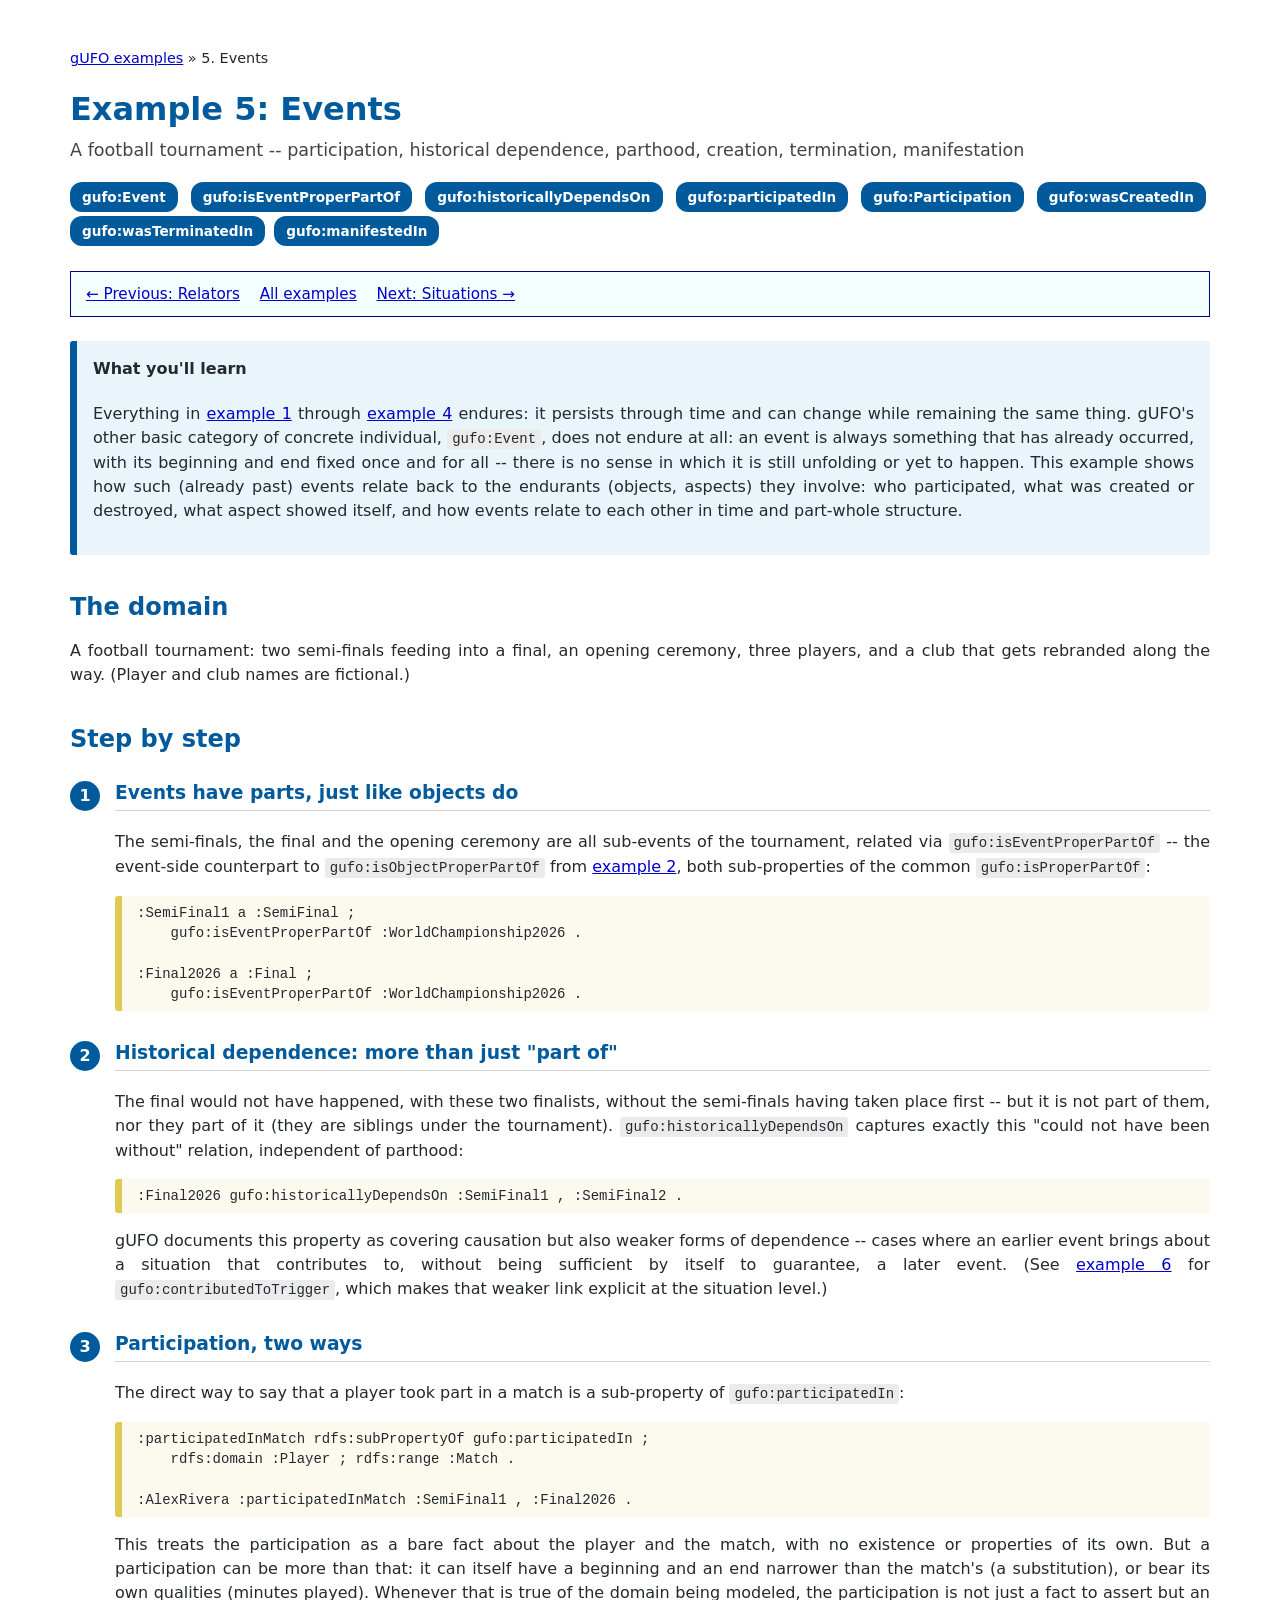
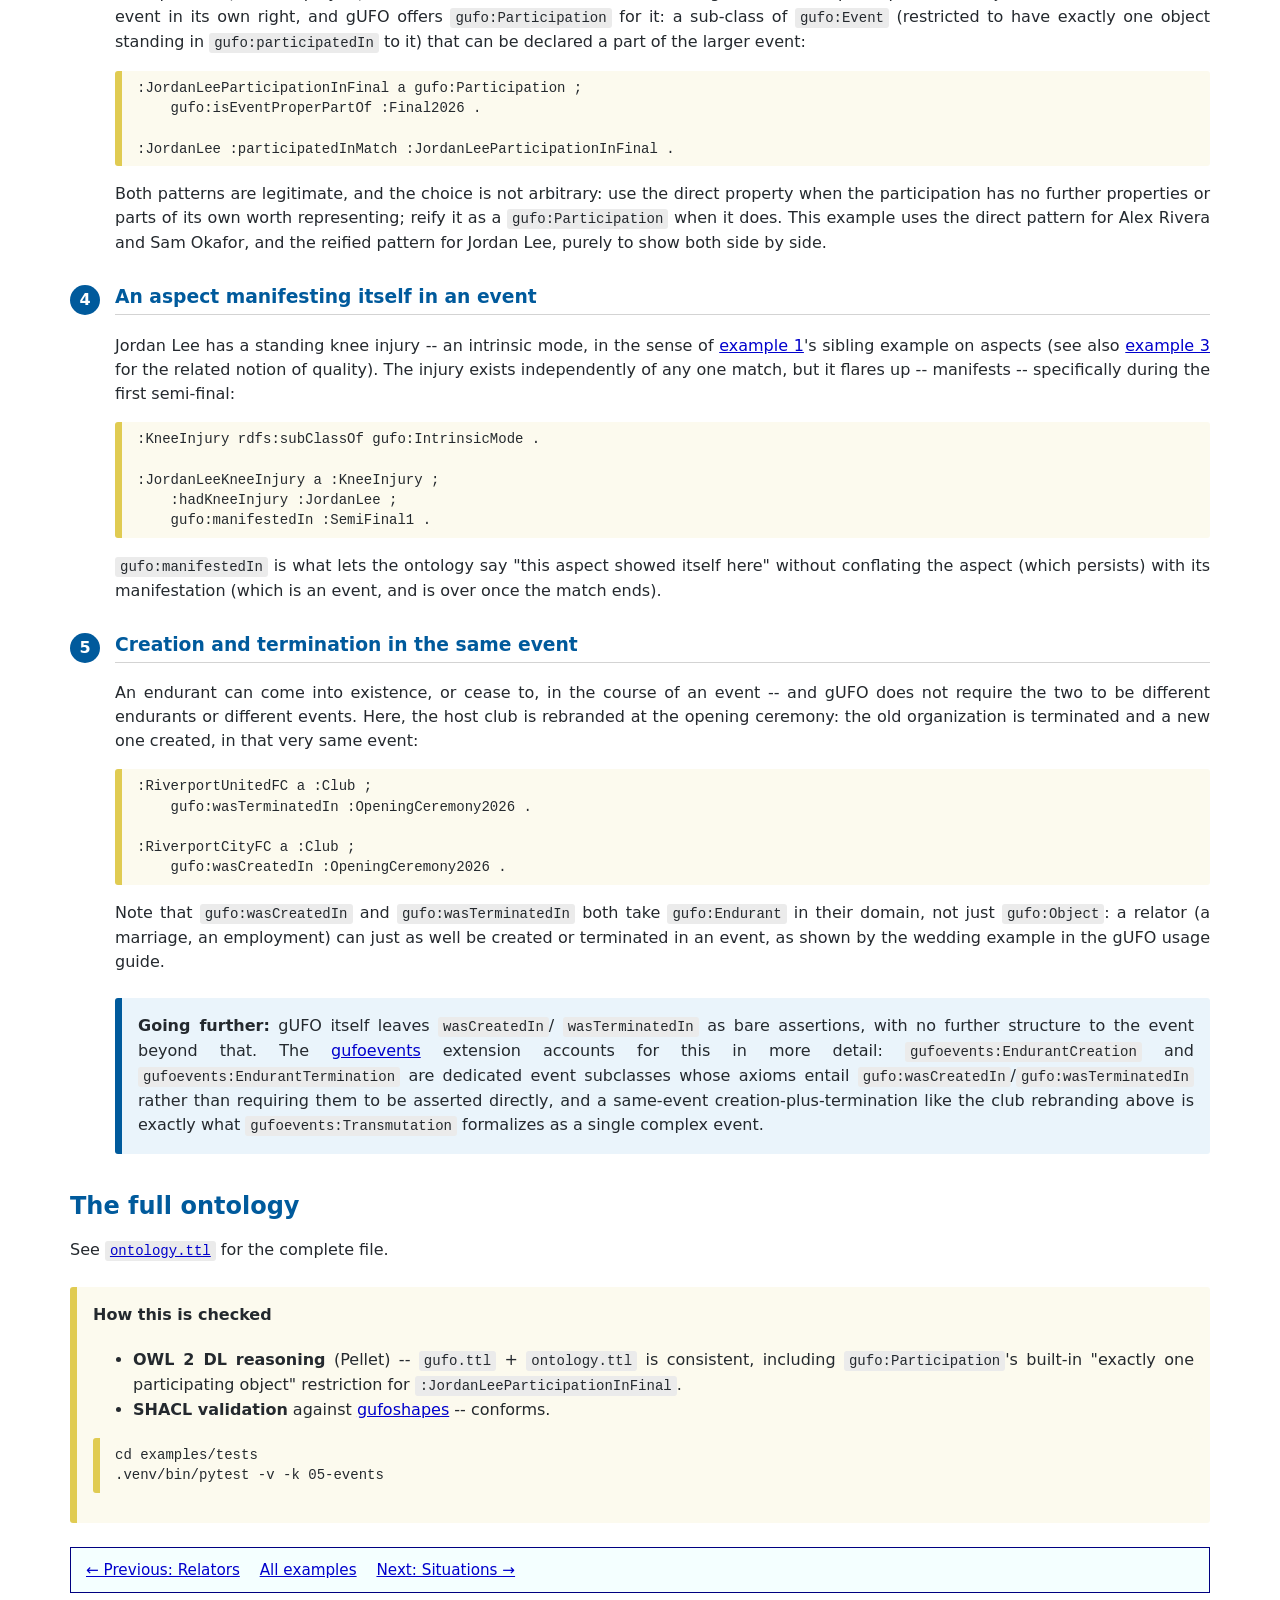
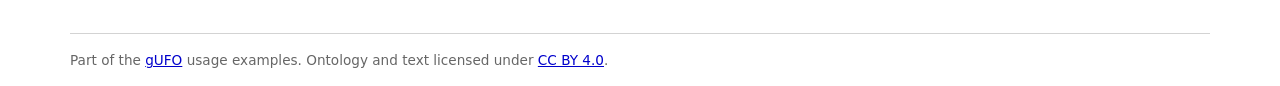
<file: examples/05-events/index.html>
<!doctype html>
<html lang="en">
<head>
<meta charset="utf-8"/>
<title>gUFO example 5: Events -- Football tournament</title>
<link rel="stylesheet" type="text/css" href="../common/style.css">
</head>
<body>

<p class="breadcrumb"><a href="../index.html">gUFO examples</a> &raquo; 5. Events</p>

<h1>Example 5: Events</h1>
<p class="tagline">A football tournament -- participation, historical dependence, parthood, creation, termination, manifestation</p>

<div class="concept-badges">
<span class="badge">gufo:Event</span>
<span class="badge">gufo:isEventProperPartOf</span>
<span class="badge">gufo:historicallyDependsOn</span>
<span class="badge">gufo:participatedIn</span>
<span class="badge">gufo:Participation</span>
<span class="badge">gufo:wasCreatedIn</span>
<span class="badge">gufo:wasTerminatedIn</span>
<span class="badge">gufo:manifestedIn</span>
</div>

<nav class="example-nav">
<a href="../04-relators/index.html">&larr; Previous: Relators</a>
<a href="../index.html">All examples</a>
<a href="../06-situations/index.html">Next: Situations &rarr;</a>
</nav>

<div class="callout goal">
<h4>What you'll learn</h4>
<p>Everything in <a href="../01-endurant-types/index.html">example 1</a> through
<a href="../04-relators/index.html">example 4</a> endures: it persists through time and can change while
remaining the same thing. gUFO's other basic category of concrete individual, <code>gufo:Event</code>,
does not endure at all: an event is always something that has already occurred, with its beginning and end
fixed once and for all -- there is no sense in which it is still unfolding or yet to happen. This example
shows how such (already past) events relate back to the
endurants (objects, aspects) they involve: who participated, what was created or destroyed, what aspect
showed itself, and how events relate to each other in time and part-whole structure.</p>
</div>

<h2>The domain</h2>
<p>A football tournament: two semi-finals feeding into a final, an opening ceremony, three players, and a
club that gets rebranded along the way. (Player and club names are fictional.)</p>

<h2>Step by step</h2>

<div class="steps">

<div class="step">
<h3>Events have parts, just like objects do</h3>
<p>The semi-finals, the final and the opening ceremony are all sub-events of the tournament, related via
<code>gufo:isEventProperPartOf</code> -- the event-side counterpart to
<code>gufo:isObjectProperPartOf</code> from <a href="../02-objects-and-parts/index.html">example 2</a>, both
sub-properties of the common <code>gufo:isProperPartOf</code>:</p>
<pre><code>:SemiFinal1 a :SemiFinal ;
    gufo:isEventProperPartOf :WorldChampionship2026 .

:Final2026 a :Final ;
    gufo:isEventProperPartOf :WorldChampionship2026 .</code></pre>
</div>

<div class="step">
<h3>Historical dependence: more than just "part of"</h3>
<p>The final would not have happened, with these two finalists, without the semi-finals having taken place
first -- but it is not part of them, nor they part of it (they are siblings under the tournament).
<code>gufo:historicallyDependsOn</code> captures exactly this "could not have been without" relation,
independent of parthood:</p>
<pre><code>:Final2026 gufo:historicallyDependsOn :SemiFinal1 , :SemiFinal2 .</code></pre>
<p>gUFO documents this property as covering causation but also weaker forms of dependence -- cases where an
earlier event brings about a situation that contributes to, without being sufficient by itself to guarantee,
a later event. (See <a href="../06-situations/index.html">example 6</a> for
<code>gufo:contributedToTrigger</code>, which makes that weaker link explicit at the situation level.)</p>
</div>

<div class="step">
<h3>Participation, two ways</h3>
<p>The direct way to say that a player took part in a match is a sub-property of
<code>gufo:participatedIn</code>:</p>
<pre><code>:participatedInMatch rdfs:subPropertyOf gufo:participatedIn ;
    rdfs:domain :Player ; rdfs:range :Match .

:AlexRivera :participatedInMatch :SemiFinal1 , :Final2026 .</code></pre>
<p>This treats the participation as a bare fact about the player and the match, with no existence or
properties of its own. But a participation can be more than that: it can itself have a beginning and an end
narrower than the match's (a substitution), or bear its own qualities (minutes played). Whenever that is true
of the domain being modeled, the participation is not just a fact to assert but an event in its own right,
and gUFO offers <code>gufo:Participation</code> for it: a sub-class of <code>gufo:Event</code> (restricted to
have exactly one object standing in <code>gufo:participatedIn</code> to it) that can be declared a part of
the larger event:</p>
<pre><code>:JordanLeeParticipationInFinal a gufo:Participation ;
    gufo:isEventProperPartOf :Final2026 .

:JordanLee :participatedInMatch :JordanLeeParticipationInFinal .</code></pre>
<p>Both patterns are legitimate, and the choice is not arbitrary: use the direct property when the
participation has no further properties or parts of its own worth representing; reify it as a
<code>gufo:Participation</code> when it does. This example uses the direct pattern for Alex Rivera and Sam
Okafor, and the reified pattern for Jordan Lee, purely to show both side by side.</p>
</div>

<div class="step">
<h3>An aspect manifesting itself in an event</h3>
<p>Jordan Lee has a standing knee injury -- an intrinsic mode, in the sense of
<a href="../01-endurant-types/index.html">example 1</a>'s sibling example on aspects
(see also <a href="../03-qualities/index.html">example 3</a> for the related notion of quality). The injury
exists independently of any one match, but it flares up -- manifests -- specifically during the first
semi-final:</p>
<pre><code>:KneeInjury rdfs:subClassOf gufo:IntrinsicMode .

:JordanLeeKneeInjury a :KneeInjury ;
    :hadKneeInjury :JordanLee ;
    gufo:manifestedIn :SemiFinal1 .</code></pre>
<p><code>gufo:manifestedIn</code> is what lets the ontology say "this aspect showed itself here" without
conflating the aspect (which persists) with its manifestation (which is an event, and is over once the match
ends).</p>
</div>

<div class="step">
<h3>Creation and termination in the same event</h3>
<p>An endurant can come into existence, or cease to, in the course of an event -- and gUFO does not require
the two to be different endurants or different events. Here, the host club is rebranded at the opening
ceremony: the old organization is terminated and a new one created, in that very same event:</p>
<pre><code>:RiverportUnitedFC a :Club ;
    gufo:wasTerminatedIn :OpeningCeremony2026 .

:RiverportCityFC a :Club ;
    gufo:wasCreatedIn :OpeningCeremony2026 .</code></pre>
<p>Note that <code>gufo:wasCreatedIn</code> and <code>gufo:wasTerminatedIn</code> both take
<code>gufo:Endurant</code> in their domain, not just <code>gufo:Object</code>: a relator (a marriage, an
employment) can just as well be created or terminated in an event, as shown by the wedding example in the
gUFO usage guide.</p>
<div class="callout goal">
<p style="margin:0"><strong>Going further:</strong> gUFO itself leaves <code>wasCreatedIn</code>/
<code>wasTerminatedIn</code> as bare assertions, with no further structure to the event beyond that. The
<a href="http://w3id.org/nemo/gufoevents">gufoevents</a> extension accounts for this in more detail:
<code>gufoevents:EndurantCreation</code> and
<code>gufoevents:EndurantTermination</code> are dedicated event subclasses whose axioms entail
<code>gufo:wasCreatedIn</code>/<code>gufo:wasTerminatedIn</code> rather than requiring them to be asserted
directly, and a same-event creation-plus-termination like the club rebranding above is exactly what
<code>gufoevents:Transmutation</code> formalizes as a single complex event.</p>
</div>
</div>

</div>

<h2>The full ontology</h2>
<p>See <a href="ontology.ttl"><code>ontology.ttl</code></a> for the complete file.</p>

<div class="callout check">
<h4>How this is checked</h4>
<ul>
<li><strong>OWL 2 DL reasoning</strong> (Pellet) -- <code>gufo.ttl</code> + <code>ontology.ttl</code> is
consistent, including <code>gufo:Participation</code>'s built-in "exactly one participating object"
restriction for <code>:JordanLeeParticipationInFinal</code>.</li>
<li><strong>SHACL validation</strong> against <a href="https://github.com/nemo-ufes/gufoshapes">gufoshapes</a>
-- conforms.</li>
</ul>
<pre><code>cd examples/tests
.venv/bin/pytest -v -k 05-events</code></pre>
</div>

<nav class="example-nav">
<a href="../04-relators/index.html">&larr; Previous: Relators</a>
<a href="../index.html">All examples</a>
<a href="../06-situations/index.html">Next: Situations &rarr;</a>
</nav>

<footer class="site-footer">
Part of the <a href="https://github.com/nemo-ufes/gufo">gUFO</a> usage examples. Ontology and text
licensed under <a href="https://creativecommons.org/licenses/by/4.0/legalcode">CC BY 4.0</a>.
</footer>

</body>
</html>
</file>
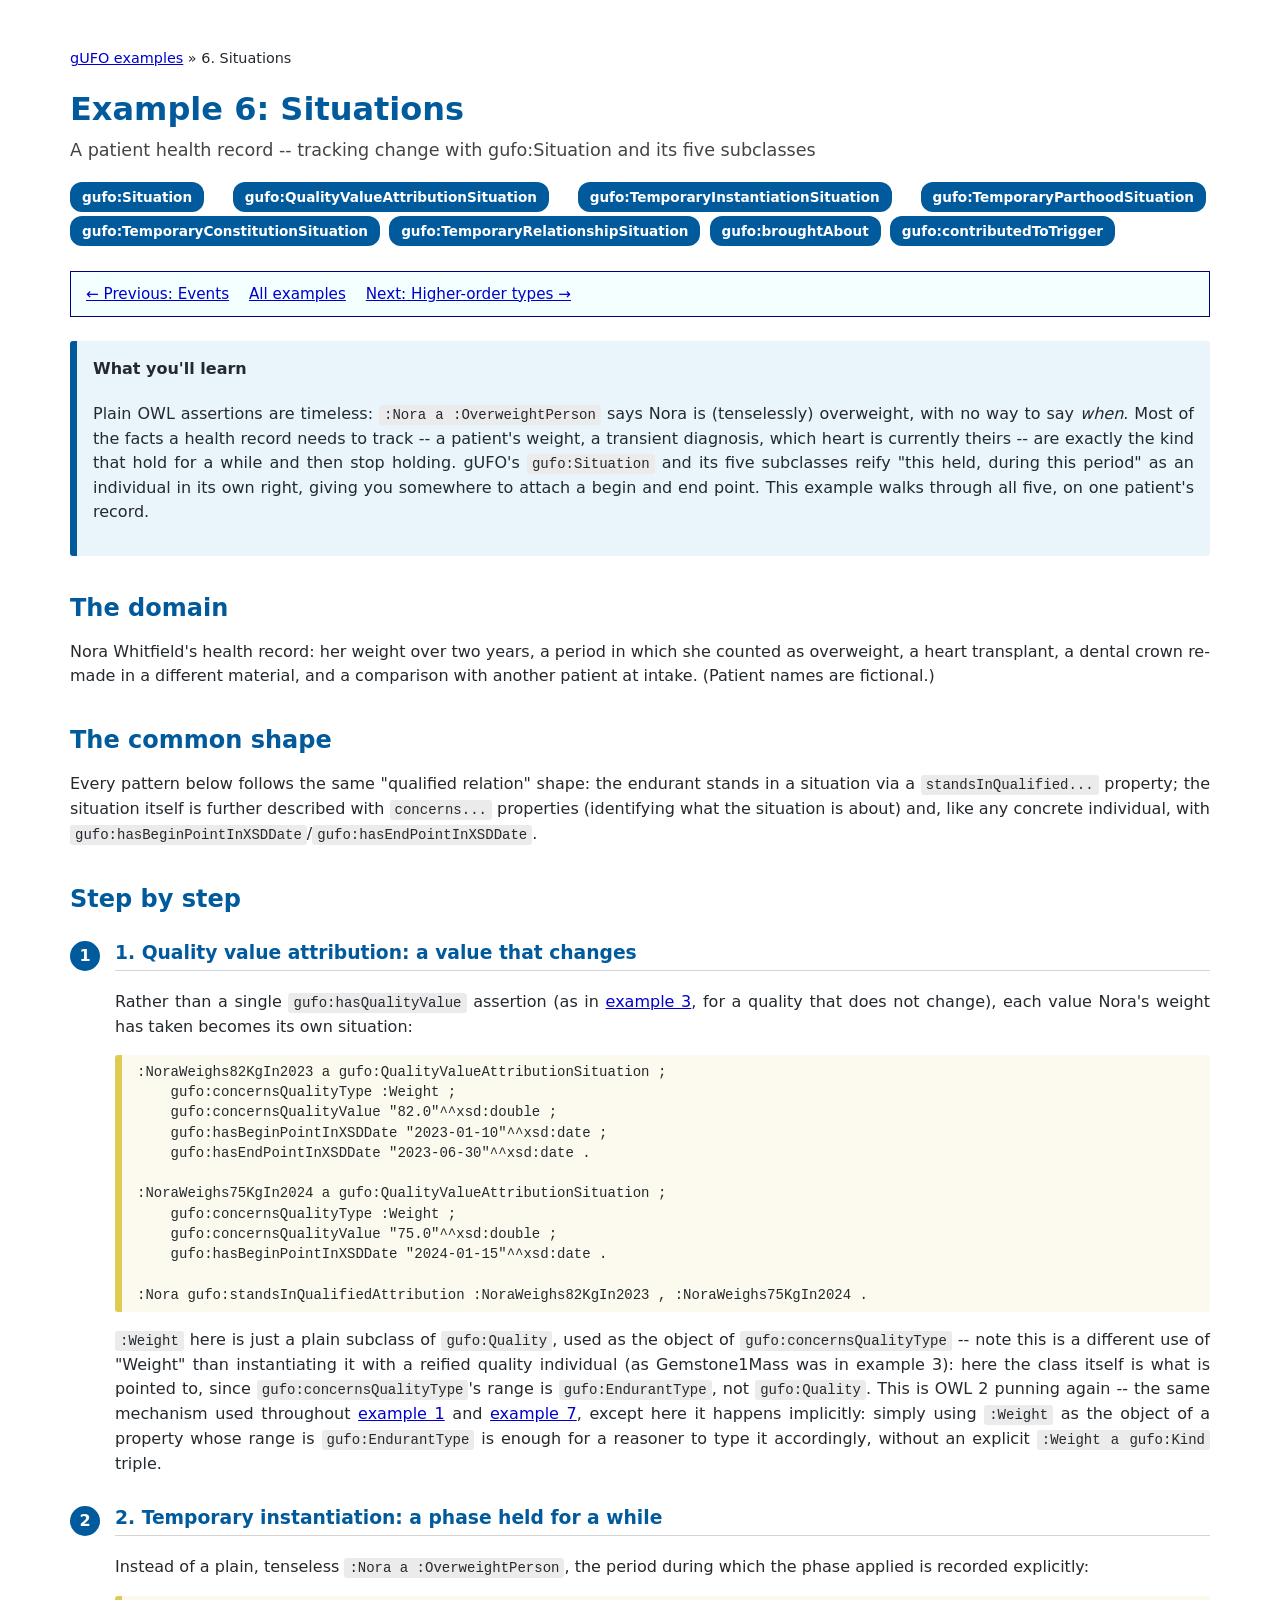
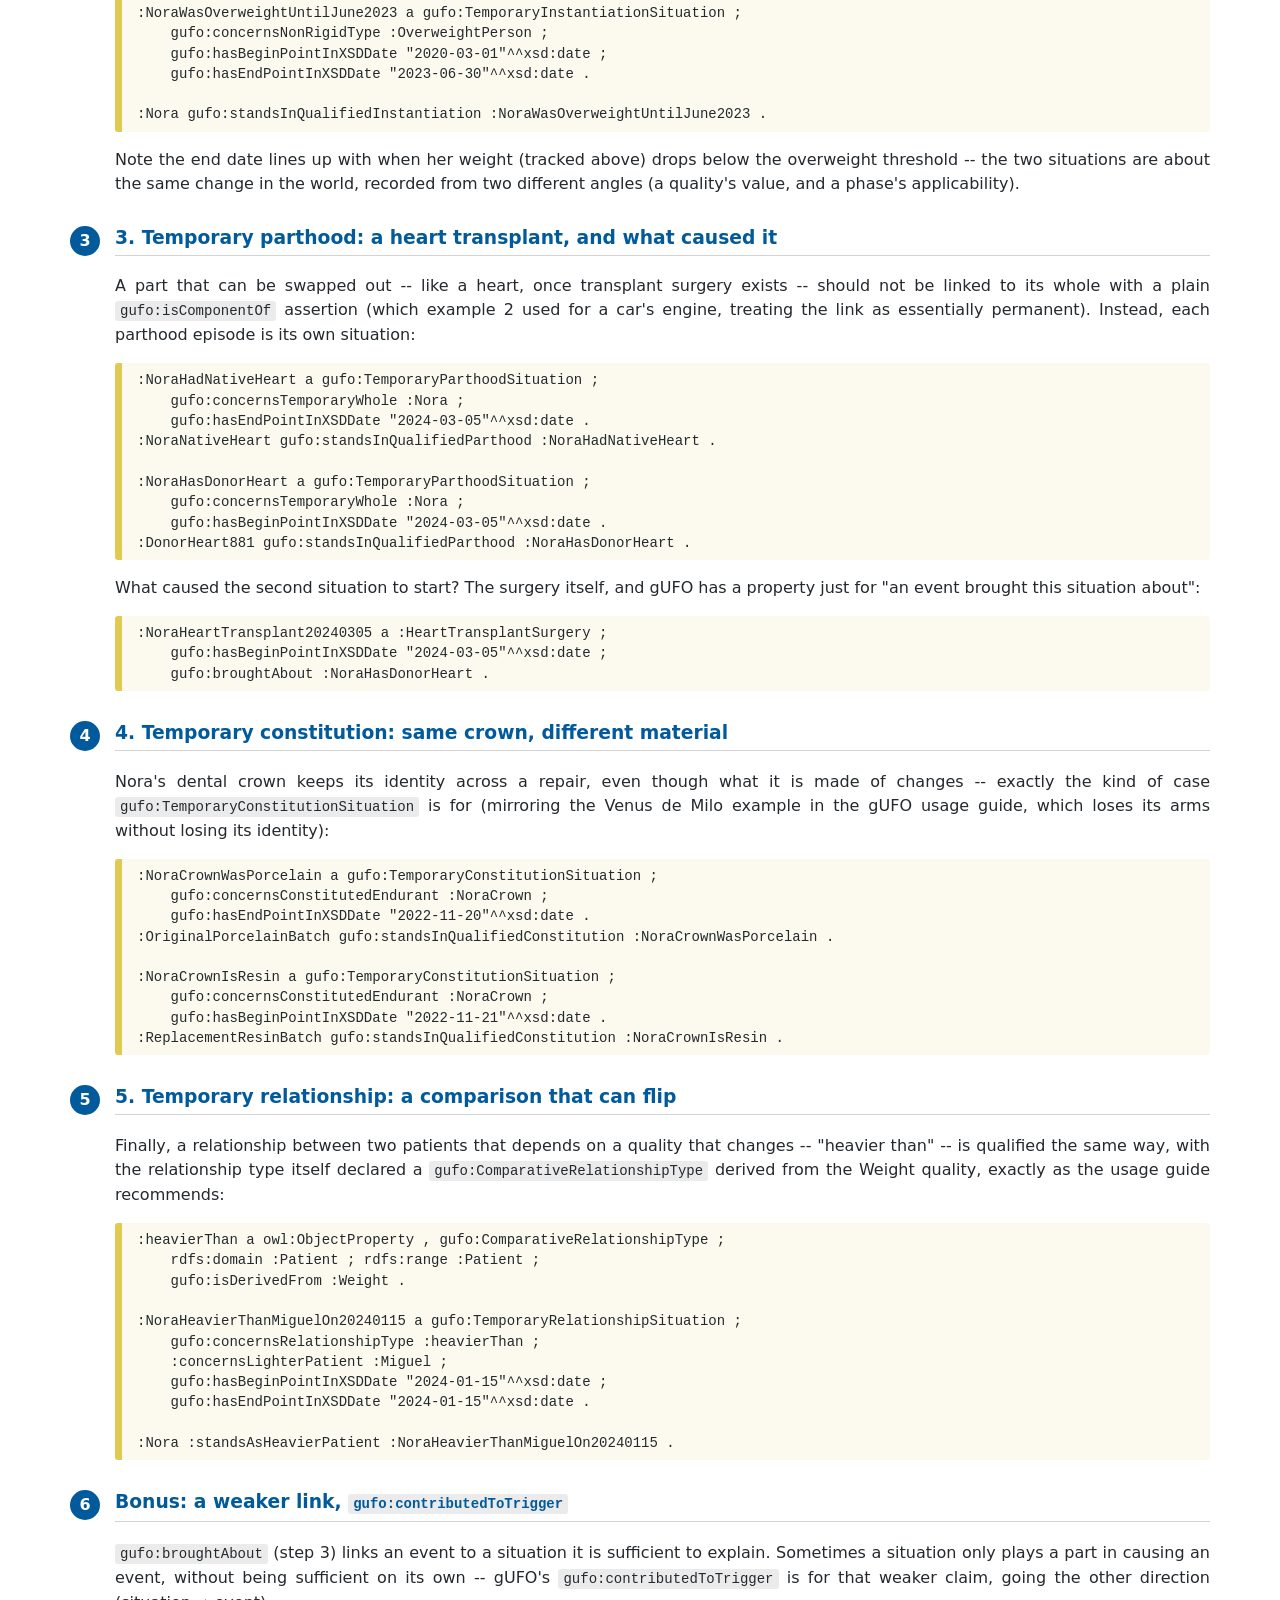
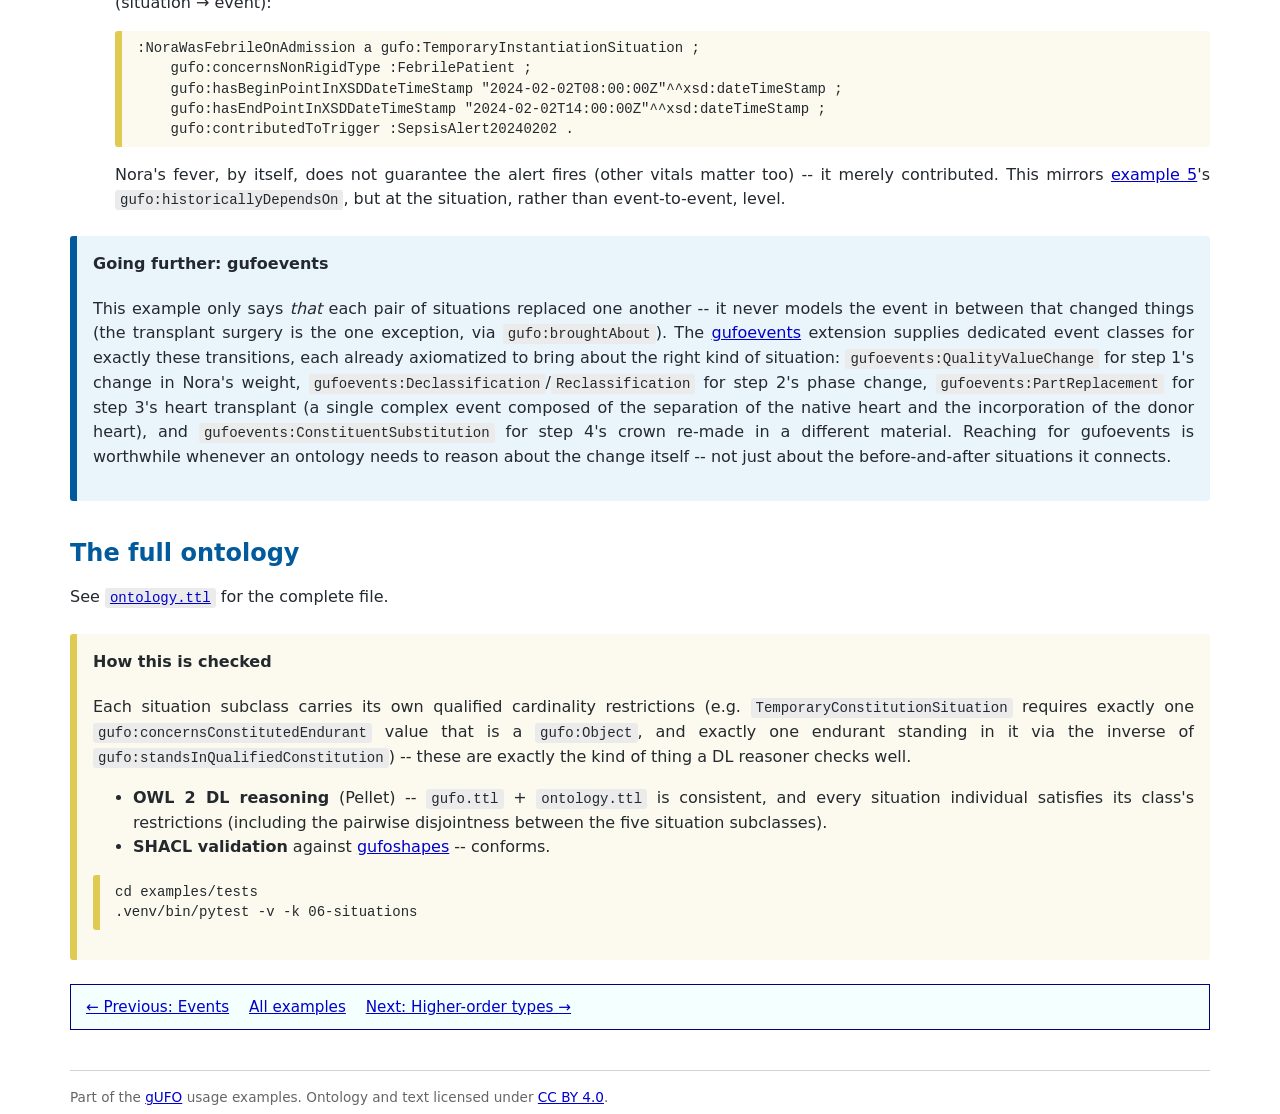
<file: examples/06-situations/index.html>
<!doctype html>
<html lang="en">
<head>
<meta charset="utf-8"/>
<title>gUFO example 6: Situations -- Patient health record</title>
<link rel="stylesheet" type="text/css" href="../common/style.css">
</head>
<body>

<p class="breadcrumb"><a href="../index.html">gUFO examples</a> &raquo; 6. Situations</p>

<h1>Example 6: Situations</h1>
<p class="tagline">A patient health record -- tracking change with gufo:Situation and its five subclasses</p>

<div class="concept-badges">
<span class="badge">gufo:Situation</span>
<span class="badge">gufo:QualityValueAttributionSituation</span>
<span class="badge">gufo:TemporaryInstantiationSituation</span>
<span class="badge">gufo:TemporaryParthoodSituation</span>
<span class="badge">gufo:TemporaryConstitutionSituation</span>
<span class="badge">gufo:TemporaryRelationshipSituation</span>
<span class="badge">gufo:broughtAbout</span>
<span class="badge">gufo:contributedToTrigger</span>
</div>

<nav class="example-nav">
<a href="../05-events/index.html">&larr; Previous: Events</a>
<a href="../index.html">All examples</a>
<a href="../07-higher-order-types/index.html">Next: Higher-order types &rarr;</a>
</nav>

<div class="callout goal">
<h4>What you'll learn</h4>
<p>Plain OWL assertions are timeless: <code>:Nora a :OverweightPerson</code> says Nora is (tenselessly) overweight,
with no way to say <em>when</em>. Most of the facts a health record needs to track -- a patient's weight, a
transient diagnosis, which heart is currently theirs -- are exactly the kind that hold for a while and then
stop holding. gUFO's <code>gufo:Situation</code> and its five subclasses reify "this held, during this
period" as an individual in its own right, giving you somewhere to attach a begin and end point. This
example walks through all five, on one patient's record.</p>
</div>

<h2>The domain</h2>
<p>Nora Whitfield's health record: her weight over two years, a period in which she counted as overweight, a
heart transplant, a dental crown re-made in a different material, and a comparison with another patient at
intake. (Patient names are fictional.)</p>

<h2>The common shape</h2>
<p>Every pattern below follows the same "qualified relation" shape: the endurant stands in a situation via a
<code>standsInQualified...</code> property; the situation itself is further described with
<code>concerns...</code> properties (identifying what the situation is about) and, like any concrete
individual, with <code>gufo:hasBeginPointInXSDDate</code>/<code>gufo:hasEndPointInXSDDate</code>.</p>

<h2>Step by step</h2>

<div class="steps">

<div class="step">
<h3>1. Quality value attribution: a value that changes</h3>
<p>Rather than a single <code>gufo:hasQualityValue</code> assertion (as in
<a href="../03-qualities/index.html">example 3</a>, for a quality that does not change), each value Nora's
weight has taken becomes its own situation:</p>
<pre><code>:NoraWeighs82KgIn2023 a gufo:QualityValueAttributionSituation ;
    gufo:concernsQualityType :Weight ;
    gufo:concernsQualityValue "82.0"^^xsd:double ;
    gufo:hasBeginPointInXSDDate "2023-01-10"^^xsd:date ;
    gufo:hasEndPointInXSDDate "2023-06-30"^^xsd:date .

:NoraWeighs75KgIn2024 a gufo:QualityValueAttributionSituation ;
    gufo:concernsQualityType :Weight ;
    gufo:concernsQualityValue "75.0"^^xsd:double ;
    gufo:hasBeginPointInXSDDate "2024-01-15"^^xsd:date .

:Nora gufo:standsInQualifiedAttribution :NoraWeighs82KgIn2023 , :NoraWeighs75KgIn2024 .</code></pre>
<p><code>:Weight</code> here is just a plain subclass of <code>gufo:Quality</code>, used as the object of
<code>gufo:concernsQualityType</code> -- note this is a different use of "Weight" than instantiating it with
a reified quality individual (as Gemstone1Mass was in example 3): here the class itself is what is pointed
to, since <code>gufo:concernsQualityType</code>'s range is <code>gufo:EndurantType</code>, not
<code>gufo:Quality</code>. This is OWL 2 punning again -- the same mechanism used throughout
<a href="../01-endurant-types/index.html">example 1</a> and <a href="../07-higher-order-types/index.html">example 7</a>, except here it happens implicitly: simply using <code>:Weight</code> as the object of a
property whose range is <code>gufo:EndurantType</code> is enough for a reasoner to type it accordingly,
without an explicit <code>:Weight a gufo:Kind</code> triple.</p>
</div>

<div class="step">
<h3>2. Temporary instantiation: a phase held for a while</h3>
<p>Instead of a plain, tenseless <code>:Nora a :OverweightPerson</code>, the period during which the phase applied
is recorded explicitly:</p>
<pre><code>:NoraWasOverweightUntilJune2023 a gufo:TemporaryInstantiationSituation ;
    gufo:concernsNonRigidType :OverweightPerson ;
    gufo:hasBeginPointInXSDDate "2020-03-01"^^xsd:date ;
    gufo:hasEndPointInXSDDate "2023-06-30"^^xsd:date .

:Nora gufo:standsInQualifiedInstantiation :NoraWasOverweightUntilJune2023 .</code></pre>
<p>Note the end date lines up with when her weight (tracked above) drops below the overweight threshold --
the two situations are about the same change in the world, recorded from two different angles (a
quality's value, and a phase's applicability).</p>
</div>

<div class="step">
<h3>3. Temporary parthood: a heart transplant, and what caused it</h3>
<p>A part that can be swapped out -- like a heart, once transplant surgery exists -- should not be linked to
its whole with a plain <code>gufo:isComponentOf</code> assertion (which example 2 used for a car's engine,
treating the link as essentially permanent). Instead, each parthood episode is its own situation:</p>
<pre><code>:NoraHadNativeHeart a gufo:TemporaryParthoodSituation ;
    gufo:concernsTemporaryWhole :Nora ;
    gufo:hasEndPointInXSDDate "2024-03-05"^^xsd:date .
:NoraNativeHeart gufo:standsInQualifiedParthood :NoraHadNativeHeart .

:NoraHasDonorHeart a gufo:TemporaryParthoodSituation ;
    gufo:concernsTemporaryWhole :Nora ;
    gufo:hasBeginPointInXSDDate "2024-03-05"^^xsd:date .
:DonorHeart881 gufo:standsInQualifiedParthood :NoraHasDonorHeart .</code></pre>
<p>What caused the second situation to start? The surgery itself, and gUFO has a property just for
"an event brought this situation about":</p>
<pre><code>:NoraHeartTransplant20240305 a :HeartTransplantSurgery ;
    gufo:hasBeginPointInXSDDate "2024-03-05"^^xsd:date ;
    gufo:broughtAbout :NoraHasDonorHeart .</code></pre>
</div>

<div class="step">
<h3>4. Temporary constitution: same crown, different material</h3>
<p>Nora's dental crown keeps its identity across a repair, even though what it is made of changes -- exactly
the kind of case <code>gufo:TemporaryConstitutionSituation</code> is for (mirroring the Venus de Milo example
in the gUFO usage guide, which loses its arms without losing its identity):</p>
<pre><code>:NoraCrownWasPorcelain a gufo:TemporaryConstitutionSituation ;
    gufo:concernsConstitutedEndurant :NoraCrown ;
    gufo:hasEndPointInXSDDate "2022-11-20"^^xsd:date .
:OriginalPorcelainBatch gufo:standsInQualifiedConstitution :NoraCrownWasPorcelain .

:NoraCrownIsResin a gufo:TemporaryConstitutionSituation ;
    gufo:concernsConstitutedEndurant :NoraCrown ;
    gufo:hasBeginPointInXSDDate "2022-11-21"^^xsd:date .
:ReplacementResinBatch gufo:standsInQualifiedConstitution :NoraCrownIsResin .</code></pre>
</div>

<div class="step">
<h3>5. Temporary relationship: a comparison that can flip</h3>
<p>Finally, a relationship between two patients that depends on a quality that changes -- "heavier than" --
is qualified the same way, with the relationship type itself declared a
<code>gufo:ComparativeRelationshipType</code> derived from the Weight quality, exactly as the usage guide
recommends:</p>
<pre><code>:heavierThan a owl:ObjectProperty , gufo:ComparativeRelationshipType ;
    rdfs:domain :Patient ; rdfs:range :Patient ;
    gufo:isDerivedFrom :Weight .

:NoraHeavierThanMiguelOn20240115 a gufo:TemporaryRelationshipSituation ;
    gufo:concernsRelationshipType :heavierThan ;
    :concernsLighterPatient :Miguel ;
    gufo:hasBeginPointInXSDDate "2024-01-15"^^xsd:date ;
    gufo:hasEndPointInXSDDate "2024-01-15"^^xsd:date .

:Nora :standsAsHeavierPatient :NoraHeavierThanMiguelOn20240115 .</code></pre>
</div>

<div class="step">
<h3>Bonus: a weaker link, <code>gufo:contributedToTrigger</code></h3>
<p><code>gufo:broughtAbout</code> (step 3) links an event to a situation it is sufficient to explain.
Sometimes a situation only plays a part in causing an event, without being sufficient on its own -- gUFO's
<code>gufo:contributedToTrigger</code> is for that weaker claim, going the other direction (situation
&rarr; event):</p>
<pre><code>:NoraWasFebrileOnAdmission a gufo:TemporaryInstantiationSituation ;
    gufo:concernsNonRigidType :FebrilePatient ;
    gufo:hasBeginPointInXSDDateTimeStamp "2024-02-02T08:00:00Z"^^xsd:dateTimeStamp ;
    gufo:hasEndPointInXSDDateTimeStamp "2024-02-02T14:00:00Z"^^xsd:dateTimeStamp ;
    gufo:contributedToTrigger :SepsisAlert20240202 .</code></pre>
<p>Nora's fever, by itself, does not guarantee the alert fires (other vitals matter too) -- it merely
contributed. This mirrors <a href="../05-events/index.html">example 5</a>'s
<code>gufo:historicallyDependsOn</code>, but at the situation, rather than event-to-event, level.</p>
</div>

</div>

<div class="callout goal">
<h4>Going further: gufoevents</h4>
<p>This example only says <em>that</em> each pair of situations replaced one another -- it never models the
event in between that changed things (the transplant surgery is the one exception, via
<code>gufo:broughtAbout</code>). The <a href="http://w3id.org/nemo/gufoevents">gufoevents</a> extension
supplies dedicated event classes for exactly these transitions, each already axiomatized to bring about the
right kind of situation: <code>gufoevents:QualityValueChange</code> for step 1's change in
Nora's weight, <code>gufoevents:Declassification</code>/<code>Reclassification</code> for step 2's phase
change, <code>gufoevents:PartReplacement</code> for step 3's heart transplant (a single complex event
composed of the separation of the native heart and the incorporation of the donor heart), and
<code>gufoevents:ConstituentSubstitution</code> for step 4's crown re-made in a different material. Reaching
for gufoevents is worthwhile whenever an ontology needs to reason about the change itself -- not just about
the before-and-after situations it connects.</p>
</div>

<h2>The full ontology</h2>
<p>See <a href="ontology.ttl"><code>ontology.ttl</code></a> for the complete file.</p>

<div class="callout check">
<h4>How this is checked</h4>
<p>Each situation subclass carries its own qualified cardinality restrictions (e.g.
<code>TemporaryConstitutionSituation</code> requires exactly one <code>gufo:concernsConstitutedEndurant</code>
value that is a <code>gufo:Object</code>, and exactly one endurant standing in it via the inverse of
<code>gufo:standsInQualifiedConstitution</code>) -- these are exactly the kind of thing a DL reasoner checks
well.</p>
<ul>
<li><strong>OWL 2 DL reasoning</strong> (Pellet) -- <code>gufo.ttl</code> + <code>ontology.ttl</code> is
consistent, and every situation individual satisfies its class's restrictions (including the pairwise
disjointness between the five situation subclasses).</li>
<li><strong>SHACL validation</strong> against <a href="https://github.com/nemo-ufes/gufoshapes">gufoshapes</a>
-- conforms.</li>
</ul>
<pre><code>cd examples/tests
.venv/bin/pytest -v -k 06-situations</code></pre>
</div>

<nav class="example-nav">
<a href="../05-events/index.html">&larr; Previous: Events</a>
<a href="../index.html">All examples</a>
<a href="../07-higher-order-types/index.html">Next: Higher-order types &rarr;</a>
</nav>

<footer class="site-footer">
Part of the <a href="https://github.com/nemo-ufes/gufo">gUFO</a> usage examples. Ontology and text
licensed under <a href="https://creativecommons.org/licenses/by/4.0/legalcode">CC BY 4.0</a>.
</footer>

</body>
</html>
</file>
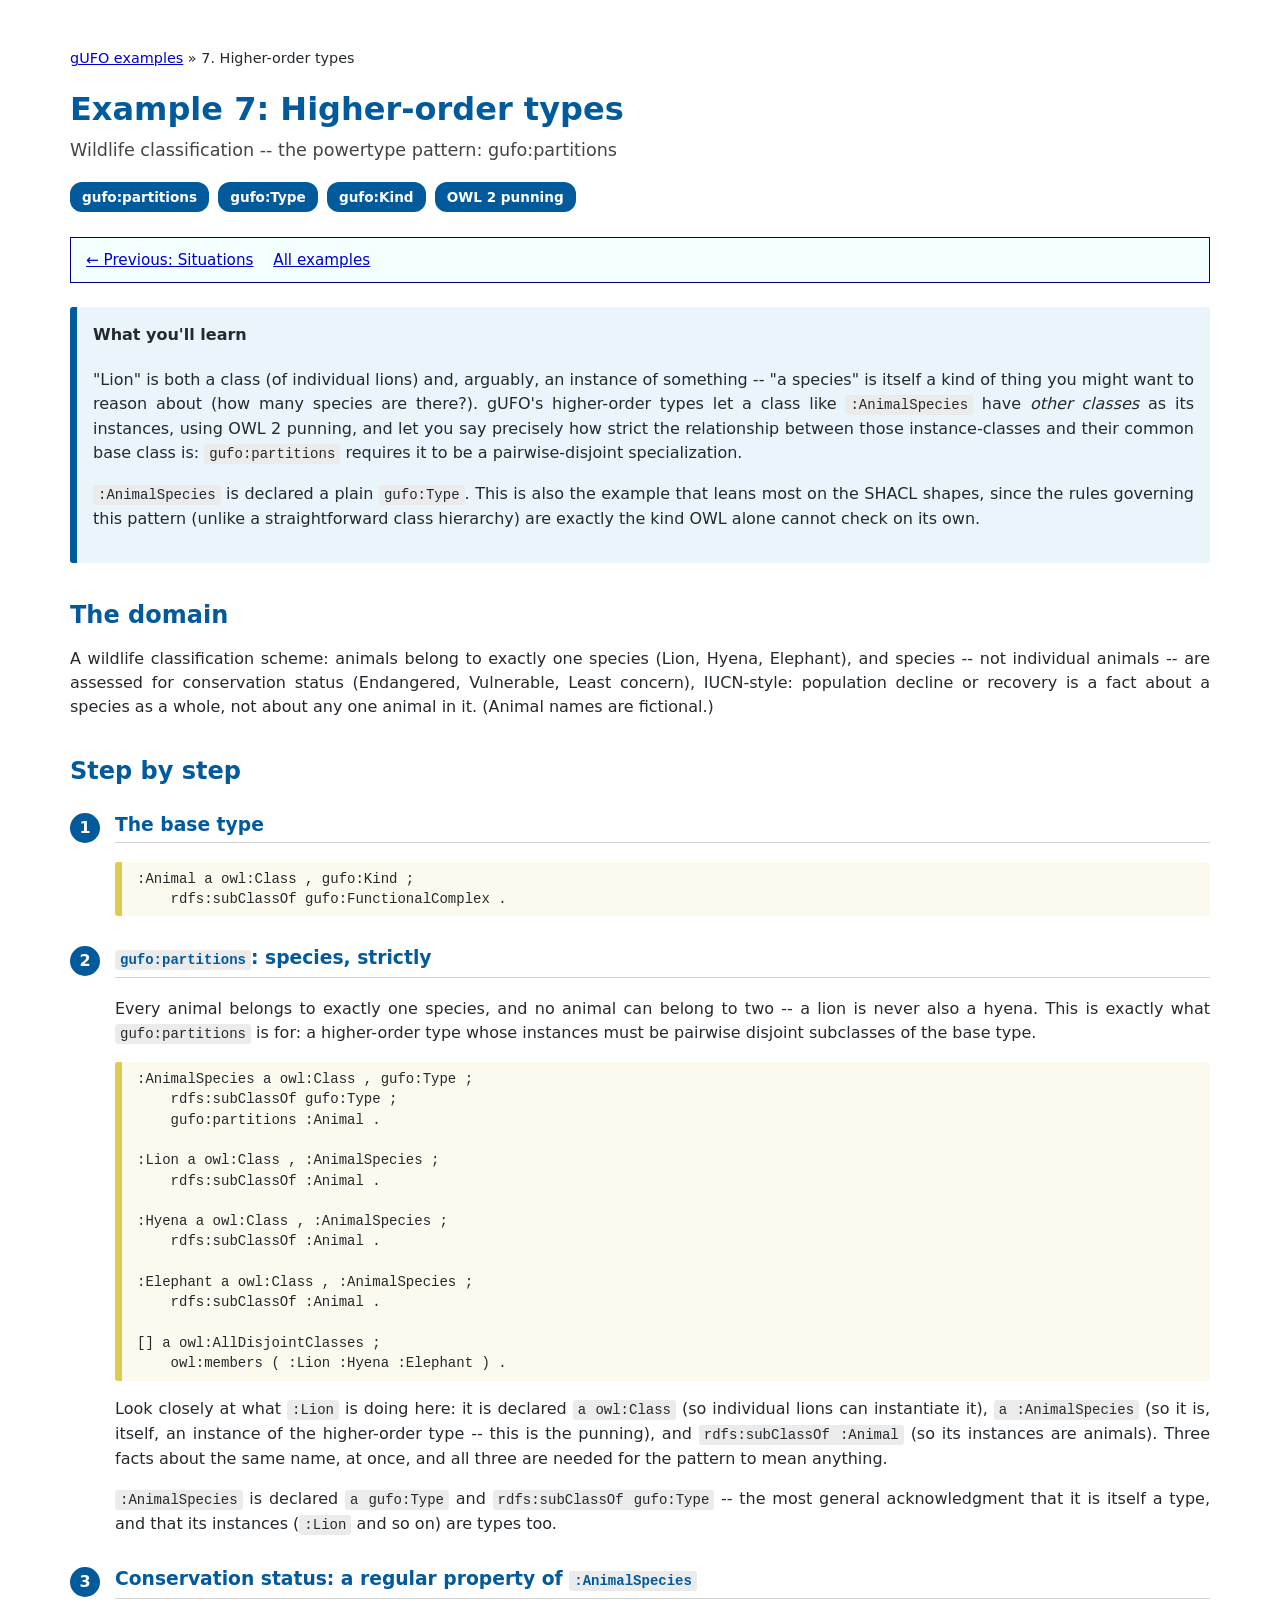
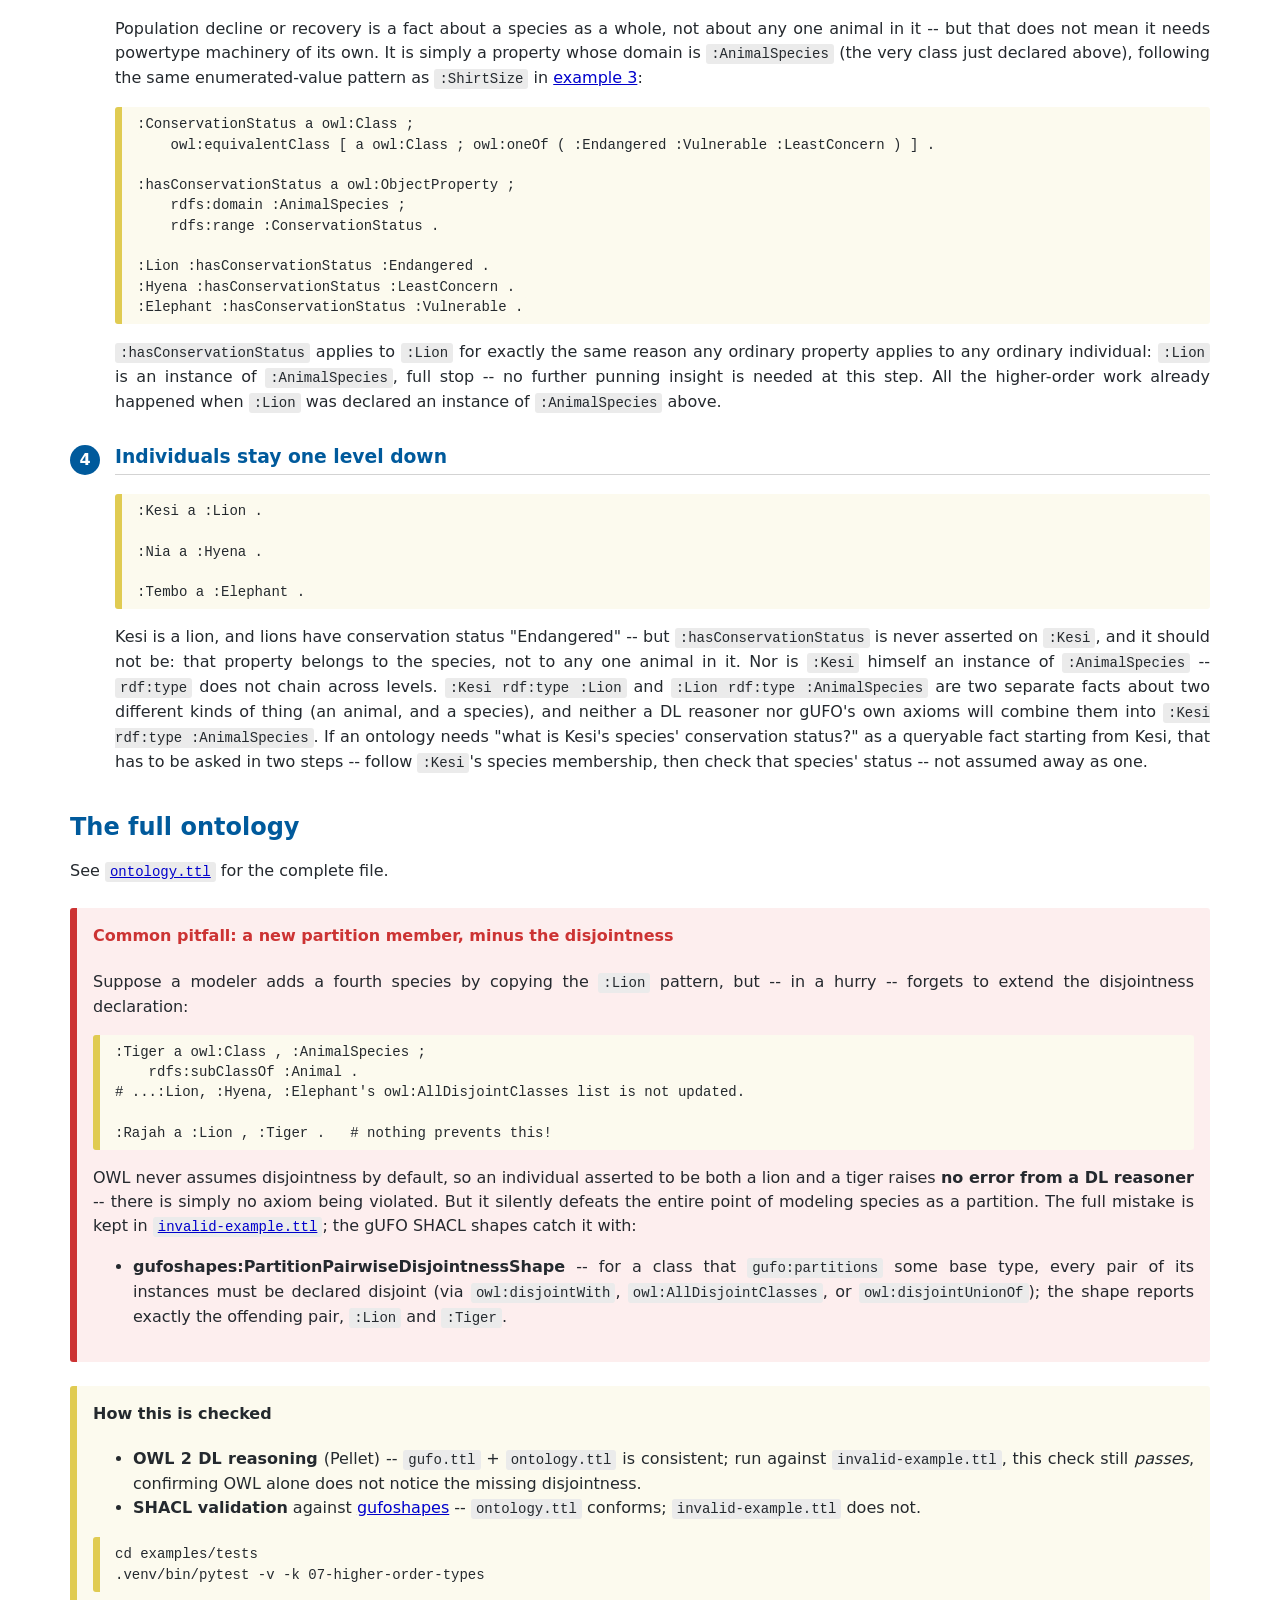
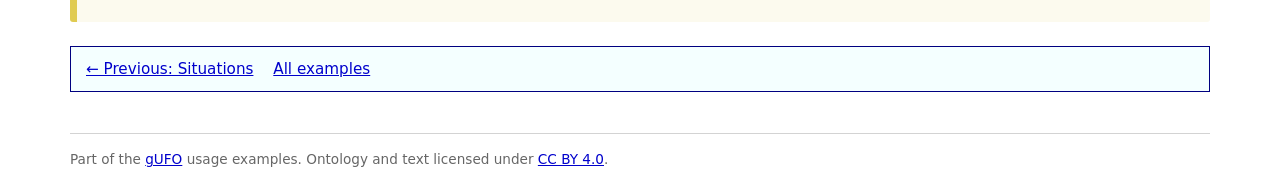
<file: examples/07-higher-order-types/index.html>
<!doctype html>
<html lang="en">
<head>
<meta charset="utf-8"/>
<title>gUFO example 7: Higher-order types -- Wildlife classification</title>
<link rel="stylesheet" type="text/css" href="../common/style.css">
</head>
<body>

<p class="breadcrumb"><a href="../index.html">gUFO examples</a> &raquo; 7. Higher-order types</p>

<h1>Example 7: Higher-order types</h1>
<p class="tagline">Wildlife classification -- the powertype pattern: gufo:partitions</p>

<div class="concept-badges">
<span class="badge">gufo:partitions</span>
<span class="badge">gufo:Type</span>
<span class="badge">gufo:Kind</span>
<span class="badge">OWL 2 punning</span>
</div>

<nav class="example-nav">
<a href="../06-situations/index.html">&larr; Previous: Situations</a>
<a href="../index.html">All examples</a>
</nav>

<div class="callout goal">
<h4>What you'll learn</h4>
<p>"Lion" is both a class (of individual lions) and, arguably, an instance of something -- "a species" is
itself a kind of thing you might want to reason about (how many species are there?). gUFO's higher-order
types let a class like <code>:AnimalSpecies</code> have <em>other classes</em> as its instances, using OWL 2
punning, and let you say precisely how strict the relationship between those instance-classes and their
common base class is: <code>gufo:partitions</code> requires it to be a pairwise-disjoint specialization.</p>
<p><code>:AnimalSpecies</code> is declared a plain <code>gufo:Type</code>. This
is also the example that leans most on the SHACL shapes, since the rules governing this pattern (unlike a
straightforward class hierarchy) are exactly the kind OWL alone cannot check on its own.</p>
</div>

<h2>The domain</h2>
<p>A wildlife classification scheme: animals belong to exactly one species (Lion, Hyena, Elephant), and
species -- not individual animals -- are assessed for conservation status (Endangered, Vulnerable, Least
concern), IUCN-style: population decline or recovery is a fact about a species as a whole, not about any one
animal in it. (Animal names are fictional.)</p>

<h2>Step by step</h2>

<div class="steps">

<div class="step">
<h3>The base type</h3>
<pre><code>:Animal a owl:Class , gufo:Kind ;
    rdfs:subClassOf gufo:FunctionalComplex .</code></pre>
</div>

<div class="step">
<h3><code>gufo:partitions</code>: species, strictly</h3>
<p>Every animal belongs to exactly one species, and no animal can belong to two -- a lion is never also a
hyena. This is exactly what <code>gufo:partitions</code> is for: a higher-order type whose instances must be
pairwise disjoint subclasses of the base type.</p>
<pre><code>:AnimalSpecies a owl:Class , gufo:Type ;
    rdfs:subClassOf gufo:Type ;
    gufo:partitions :Animal .

:Lion a owl:Class , :AnimalSpecies ;
    rdfs:subClassOf :Animal .

:Hyena a owl:Class , :AnimalSpecies ;
    rdfs:subClassOf :Animal .

:Elephant a owl:Class , :AnimalSpecies ;
    rdfs:subClassOf :Animal .

[] a owl:AllDisjointClasses ;
    owl:members ( :Lion :Hyena :Elephant ) .</code></pre>
<p>Look closely at what <code>:Lion</code> is doing here: it is declared <code>a owl:Class</code> (so
individual lions can instantiate it), <code>a :AnimalSpecies</code> (so it is, itself, an instance of the
higher-order type -- this is the punning), and <code>rdfs:subClassOf :Animal</code> (so its instances are
animals). Three facts about the same name, at once, and all three are needed for the pattern to mean
anything.</p>
<p><code>:AnimalSpecies</code> is declared <code>a gufo:Type</code> and <code>rdfs:subClassOf gufo:Type</code>
-- the most general acknowledgment that it is itself a type, and that its instances (<code>:Lion</code> and
so on) are types too.</p>
</div>

<div class="step">
<h3>Conservation status: a regular property of <code>:AnimalSpecies</code></h3>
<p>Population decline or recovery is a fact about a species as a whole, not about any one animal in it -- but
that does not mean it needs powertype machinery of its own. It is simply a property whose domain is
<code>:AnimalSpecies</code> (the very class just declared above), following the same enumerated-value pattern
as <code>:ShirtSize</code> in <a href="../03-qualities/index.html">example 3</a>:</p>
<pre><code>:ConservationStatus a owl:Class ;
    owl:equivalentClass [ a owl:Class ; owl:oneOf ( :Endangered :Vulnerable :LeastConcern ) ] .

:hasConservationStatus a owl:ObjectProperty ;
    rdfs:domain :AnimalSpecies ;
    rdfs:range :ConservationStatus .

:Lion :hasConservationStatus :Endangered .
:Hyena :hasConservationStatus :LeastConcern .
:Elephant :hasConservationStatus :Vulnerable .</code></pre>
<p><code>:hasConservationStatus</code> applies to <code>:Lion</code> for exactly the same reason any ordinary
property applies to any ordinary individual: <code>:Lion</code> is an instance of <code>:AnimalSpecies</code>,
full stop -- no further punning insight is needed at this step. All the higher-order work already happened
when <code>:Lion</code> was declared an instance of <code>:AnimalSpecies</code> above.</p>
</div>

<div class="step">
<h3>Individuals stay one level down</h3>
<pre><code>:Kesi a :Lion .

:Nia a :Hyena .

:Tembo a :Elephant .</code></pre>
<p>Kesi is a lion, and lions have conservation status "Endangered" -- but <code>:hasConservationStatus</code>
is never asserted on <code>:Kesi</code>, and it should not be: that property belongs to the species, not to
any one animal in it. Nor is <code>:Kesi</code> himself an instance of <code>:AnimalSpecies</code> --
<code>rdf:type</code> does not chain across levels. <code>:Kesi rdf:type :Lion</code> and
<code>:Lion rdf:type :AnimalSpecies</code> are two separate facts about two different kinds of thing (an
animal, and a species), and neither a DL reasoner nor gUFO's own axioms will combine them into
<code>:Kesi rdf:type :AnimalSpecies</code>. If an ontology needs "what is Kesi's species' conservation
status?" as a queryable fact starting from Kesi, that has to be asked in two steps -- follow
<code>:Kesi</code>'s species membership, then check that species' status -- not assumed away as one.</p>
</div>

</div>

<h2>The full ontology</h2>
<p>See <a href="ontology.ttl"><code>ontology.ttl</code></a> for the complete file.</p>

<div class="callout pitfall">
<h4>Common pitfall: a new partition member, minus the disjointness</h4>
<p>Suppose a modeler adds a fourth species by copying the <code>:Lion</code> pattern, but -- in a hurry --
forgets to extend the disjointness declaration:</p>
<pre><code>:Tiger a owl:Class , :AnimalSpecies ;
    rdfs:subClassOf :Animal .
# ...:Lion, :Hyena, :Elephant's owl:AllDisjointClasses list is not updated.

:Rajah a :Lion , :Tiger .   # nothing prevents this!</code></pre>
<p>OWL never assumes disjointness by default, so an individual asserted to be both a lion and a tiger raises
<strong>no error from a DL reasoner</strong> -- there is simply no axiom being violated. But it silently
defeats the entire point of modeling species as a partition. The full mistake is kept in
<a href="invalid-example.ttl"><code>invalid-example.ttl</code></a>; the gUFO SHACL shapes catch it with:</p>
<ul>
<li><strong>gufoshapes:PartitionPairwiseDisjointnessShape</strong> -- for a class that
<code>gufo:partitions</code> some base type, every pair of its instances must be declared disjoint (via
<code>owl:disjointWith</code>, <code>owl:AllDisjointClasses</code>, or <code>owl:disjointUnionOf</code>); the
shape reports exactly the offending pair, <code>:Lion</code> and <code>:Tiger</code>.</li>
</ul>
</div>

<div class="callout check">
<h4>How this is checked</h4>
<ul>
<li><strong>OWL 2 DL reasoning</strong> (Pellet) -- <code>gufo.ttl</code> + <code>ontology.ttl</code> is
consistent; run against <code>invalid-example.ttl</code>, this check still <em>passes</em>, confirming OWL
alone does not notice the missing disjointness.</li>
<li><strong>SHACL validation</strong> against <a href="https://github.com/nemo-ufes/gufoshapes">gufoshapes</a>
-- <code>ontology.ttl</code> conforms; <code>invalid-example.ttl</code> does not.</li>
</ul>
<pre><code>cd examples/tests
.venv/bin/pytest -v -k 07-higher-order-types</code></pre>
</div>

<nav class="example-nav">
<a href="../06-situations/index.html">&larr; Previous: Situations</a>
<a href="../index.html">All examples</a>
</nav>

<footer class="site-footer">
Part of the <a href="https://github.com/nemo-ufes/gufo">gUFO</a> usage examples. Ontology and text
licensed under <a href="https://creativecommons.org/licenses/by/4.0/legalcode">CC BY 4.0</a>.
</footer>

</body>
</html>
</file>
<file: examples/common/style.css>
#pylode {
    position: fixed;
    top: 90px;
    left: -75px;
    font-size: small;
    transform: rotate(-90deg);
    color: grey;
}
#pylode a {
    font-size: 1.5em;
    font-weight: bold;
    text-decoration: none;
    color: #005A9C;
}
#pylode a:hover {
    color: #333;
}

.cardinality {
    font-style: italic;
    color: #aa00aa;
}

dt {
    font-weight: bold;
    padding: 5px 0 5px 0;
}

ul.hlist {
    list-style-type: none;
    border: 1px solid navy;
    padding:5px;
    background-color: #F4FFFF;
}


ul.hlist li {
    display: inline;
    margin-right: 10px;
}

.entity {
    border: 1px solid lightgray;
    margin:5px 0 5px 0;
    padding: 5px;
}

.entity th {
    width: 150px;
    vertical-align: top;
}

.entity th,
.entity td {
    padding-bottom: 10px;
}

.entity table th {
    text-align: left;
    vertical-align: top;
}

section#overview img {
    max-width: 1000px;
}

h1, h2, h3, h4, h5, h6 {
    text-align: left
}
h1, h2, h3 {
    color: #005A9C; background: white
}
h1 {
    font: 170%;
    line-height: 110%;
}
h2 {
    font: 140%;
    margin-top:40px;
}
h3 {
    font: 120%;
    margin-top: 30px;
    padding-bottom: 5px;
    border-bottom: 1px solid lightgray;
   
}
h4 { font: bold 100%;
    margin-top: 30px;
 }
h5 { font: italic 100%  }
h6 { font: small-caps 100% }


body {
    padding: 2em 70px 2em 70px;
    margin: 0;
    
    color: rgb(36, 41, 46);
    background: white;
    background-position: top left;
    background-attachment: fixed;
    background-repeat: no-repeat;
    text-align: justify;

    vertical-align: text-top;
    line-height: 24px;

    font-size: 1em;
    font-family: -apple-system,system-ui,BlinkMacSystemFont,Segoe UI,Helvetica,Arial,sans-serif,Apple Color Emoji,Segoe UI Emoji;
}

table p {
    margin-top: 0px;
    margin-bottom: 16px;
    text-align: left;
}

section {
    max-width: 1500px;

    margin-top: 1px;
    margin-bottom: 1px;
}

.figure {
    margin-bottom: 20px;
}

:link { color: #00C; background: transparent }
:visited { color: #609; background: transparent }
a:active { color: #C00; background: transparent }

.sup-c,
.sup-op,
.sup-fp,
.sup-dp,
.sup-ap,
.sup-p,
.sup-ni {
/*   cursor:help; */
    display: none; 
    margin-left: 3px;
}

/*
.sup-c {
    color:orange;
}

.sup-op {
    color:navy;
}

.sup-fp {
    color:lightskyblue;
}

.sup-dp {
    color:green;
}

.sup-ap {
    color:darkred;
}

.sup-p {
    color:black;
}

.sup-ni {
    color:brown;
} */

code  {
    font-size: 14px;
    background-color: rgb(235, 235, 235);
    box-sizing: border-box;
    border-top-left-radius: 3px;
    border-top-right-radius: 3px;
    border-bottom-left-radius: 3px;
    border-bottom-right-radius: 3px;
    list-style-type: circle;
    display: inline;
    padding-bottom: 2px;
    padding-left: 5px; 
    padding-right: 5px;
    padding-top: 2px;
}


/* blocks of code */
pre
{
    overflow: auto;
    font-size: 14px;
    line-height: 1.45;
    border-radius: 3px;
    border-left-width: 7px;
    border-left-style: solid;
    border-color: #e0cb52;
    background: #fcfaee;
    padding: 0.5em; 
    margin: 1em 0;
    position: relative;
    clear: both;
    padding-left: 15px;
}

/* code inside pre blocks needs different a background color */
pre code
{
    padding-left: 0px;      /* and should not add padding */
    background: #fcfaee;
}

/* green notes */
blockquote {
    padding-left: 16px;
    padding-right: 16px;
    overflow: auto;
    font-size: 1em;
    line-height: 1.45;
    border-radius: 3px;
    border-left-width: 7px;
    border-left-style: solid;
    border-color:  #52E052;
    background: #E9FBE9;
    margin: 1em 0;
    position: relative;
    clear: both;
}

/* ---- tutorial-specific additions (examples/) ---- */

.tagline {
    font-size: 1.1em;
    color: #444;
    margin-top: -10px;
}

.breadcrumb {
    font-size: 0.9em;
    margin-bottom: 20px;
}

.concept-badges {
    margin: 15px 0;
}

.badge {
    display: inline-block;
    background: #005A9C;
    color: white;
    border-radius: 12px;
    padding: 3px 12px;
    margin: 2px 4px 2px 0;
    font-size: 0.85em;
    font-weight: bold;
}

.callout {
    padding: 16px;
    border-radius: 3px;
    border-left-width: 7px;
    border-left-style: solid;
    margin: 1.5em 0;
}

.callout.goal {
    border-color: #005A9C;
    background: #EAF4FB;
}

.callout.pitfall {
    border-color: #cc3333;
    background: #FDEEEE;
}

.callout.pitfall h4 {
    margin-top: 0;
    color: #cc3333;
}

.callout.check {
    border-color: #e0cb52;
    background: #fcfaee;
}

.callout h4 {
    margin-top: 0;
}

.step {
    counter-increment: step-counter;
    margin: 1.5em 0;
    padding-left: 45px;
    position: relative;
}

.step::before {
    content: counter(step-counter);
    position: absolute;
    left: 0;
    top: 0;
    width: 30px;
    height: 30px;
    border-radius: 50%;
    background: #005A9C;
    color: white;
    text-align: center;
    line-height: 30px;
    font-weight: bold;
}

.steps {
    counter-reset: step-counter;
}

table.datatable {
    border-collapse: collapse;
    width: 100%;
    margin: 1em 0;
}

table.datatable th, table.datatable td {
    border: 1px solid #ddd;
    padding: 6px 10px;
    text-align: left;
    vertical-align: top;
}

table.datatable th {
    background: #F4FFFF;
}

nav.example-nav {
    background: #F4FFFF;
    border: 1px solid navy;
    padding: 10px 15px;
    margin: 1.5em 0;
    font-size: 0.95em;
}

nav.example-nav a {
    margin-right: 15px;
}

.card-grid {
    display: grid;
    grid-template-columns: repeat(auto-fill, minmax(260px, 1fr));
    gap: 16px;
    margin: 1.5em 0;
}

.card {
    border: 1px solid lightgray;
    border-radius: 4px;
    padding: 14px 16px;
}

.card h3 {
    margin-top: 0;
    border-bottom: none;
    padding-bottom: 0;
}

.card a.card-link {
    font-weight: bold;
    text-decoration: none;
}

footer.site-footer {
    margin-top: 3em;
    padding-top: 1em;
    border-top: 1px solid lightgray;
    font-size: 0.85em;
    color: #666;
}
</file>
<file: docs/examples/common/style.css>
#pylode {
    position: fixed;
    top: 90px;
    left: -75px;
    font-size: small;
    transform: rotate(-90deg);
    color: grey;
}
#pylode a {
    font-size: 1.5em;
    font-weight: bold;
    text-decoration: none;
    color: #005A9C;
}
#pylode a:hover {
    color: #333;
}

.cardinality {
    font-style: italic;
    color: #aa00aa;
}

dt {
    font-weight: bold;
    padding: 5px 0 5px 0;
}

ul.hlist {
    list-style-type: none;
    border: 1px solid navy;
    padding:5px;
    background-color: #F4FFFF;
}


ul.hlist li {
    display: inline;
    margin-right: 10px;
}

.entity {
    border: 1px solid lightgray;
    margin:5px 0 5px 0;
    padding: 5px;
}

.entity th {
    width: 150px;
    vertical-align: top;
}

.entity th,
.entity td {
    padding-bottom: 10px;
}

.entity table th {
    text-align: left;
    vertical-align: top;
}

section#overview img {
    max-width: 1000px;
}

h1, h2, h3, h4, h5, h6 {
    text-align: left
}
h1, h2, h3 {
    color: #005A9C; background: white
}
h1 {
    font: 170%;
    line-height: 110%;
}
h2 {
    font: 140%;
    margin-top:40px;
}
h3 {
    font: 120%;
    margin-top: 30px;
    padding-bottom: 5px;
    border-bottom: 1px solid lightgray;
   
}
h4 { font: bold 100%;
    margin-top: 30px;
 }
h5 { font: italic 100%  }
h6 { font: small-caps 100% }


body {
    padding: 2em 70px 2em 70px;
    margin: 0;
    
    color: rgb(36, 41, 46);
    background: white;
    background-position: top left;
    background-attachment: fixed;
    background-repeat: no-repeat;
    text-align: justify;

    vertical-align: text-top;
    line-height: 24px;

    font-size: 1em;
    font-family: -apple-system,system-ui,BlinkMacSystemFont,Segoe UI,Helvetica,Arial,sans-serif,Apple Color Emoji,Segoe UI Emoji;
}

table p {
    margin-top: 0px;
    margin-bottom: 16px;
    text-align: left;
}

section {
    max-width: 1500px;

    margin-top: 1px;
    margin-bottom: 1px;
}

.figure {
    margin-bottom: 20px;
}

:link { color: #00C; background: transparent }
:visited { color: #609; background: transparent }
a:active { color: #C00; background: transparent }

.sup-c,
.sup-op,
.sup-fp,
.sup-dp,
.sup-ap,
.sup-p,
.sup-ni {
/*   cursor:help; */
    display: none; 
    margin-left: 3px;
}

/*
.sup-c {
    color:orange;
}

.sup-op {
    color:navy;
}

.sup-fp {
    color:lightskyblue;
}

.sup-dp {
    color:green;
}

.sup-ap {
    color:darkred;
}

.sup-p {
    color:black;
}

.sup-ni {
    color:brown;
} */

code  {
    font-size: 14px;
    background-color: rgb(235, 235, 235);
    box-sizing: border-box;
    border-top-left-radius: 3px;
    border-top-right-radius: 3px;
    border-bottom-left-radius: 3px;
    border-bottom-right-radius: 3px;
    list-style-type: circle;
    display: inline;
    padding-bottom: 2px;
    padding-left: 5px; 
    padding-right: 5px;
    padding-top: 2px;
}


/* blocks of code */
pre
{
    overflow: auto;
    font-size: 14px;
    line-height: 1.45;
    border-radius: 3px;
    border-left-width: 7px;
    border-left-style: solid;
    border-color: #e0cb52;
    background: #fcfaee;
    padding: 0.5em; 
    margin: 1em 0;
    position: relative;
    clear: both;
    padding-left: 15px;
}

/* code inside pre blocks needs different a background color */
pre code
{
    padding-left: 0px;      /* and should not add padding */
    background: #fcfaee;
}

/* green notes */
blockquote {
    padding-left: 16px;
    padding-right: 16px;
    overflow: auto;
    font-size: 1em;
    line-height: 1.45;
    border-radius: 3px;
    border-left-width: 7px;
    border-left-style: solid;
    border-color:  #52E052;
    background: #E9FBE9;
    margin: 1em 0;
    position: relative;
    clear: both;
}

/* ---- tutorial-specific additions (examples/) ---- */

.tagline {
    font-size: 1.1em;
    color: #444;
    margin-top: -10px;
}

.breadcrumb {
    font-size: 0.9em;
    margin-bottom: 20px;
}

.concept-badges {
    margin: 15px 0;
}

.badge {
    display: inline-block;
    background: #005A9C;
    color: white;
    border-radius: 12px;
    padding: 3px 12px;
    margin: 2px 4px 2px 0;
    font-size: 0.85em;
    font-weight: bold;
}

.callout {
    padding: 16px;
    border-radius: 3px;
    border-left-width: 7px;
    border-left-style: solid;
    margin: 1.5em 0;
}

.callout.goal {
    border-color: #005A9C;
    background: #EAF4FB;
}

.callout.pitfall {
    border-color: #cc3333;
    background: #FDEEEE;
}

.callout.pitfall h4 {
    margin-top: 0;
    color: #cc3333;
}

.callout.check {
    border-color: #e0cb52;
    background: #fcfaee;
}

.callout h4 {
    margin-top: 0;
}

.step {
    counter-increment: step-counter;
    margin: 1.5em 0;
    padding-left: 45px;
    position: relative;
}

.step::before {
    content: counter(step-counter);
    position: absolute;
    left: 0;
    top: 0;
    width: 30px;
    height: 30px;
    border-radius: 50%;
    background: #005A9C;
    color: white;
    text-align: center;
    line-height: 30px;
    font-weight: bold;
}

.steps {
    counter-reset: step-counter;
}

table.datatable {
    border-collapse: collapse;
    width: 100%;
    margin: 1em 0;
}

table.datatable th, table.datatable td {
    border: 1px solid #ddd;
    padding: 6px 10px;
    text-align: left;
    vertical-align: top;
}

table.datatable th {
    background: #F4FFFF;
}

nav.example-nav {
    background: #F4FFFF;
    border: 1px solid navy;
    padding: 10px 15px;
    margin: 1.5em 0;
    font-size: 0.95em;
}

nav.example-nav a {
    margin-right: 15px;
}

.card-grid {
    display: grid;
    grid-template-columns: repeat(auto-fill, minmax(260px, 1fr));
    gap: 16px;
    margin: 1.5em 0;
}

.card {
    border: 1px solid lightgray;
    border-radius: 4px;
    padding: 14px 16px;
}

.card h3 {
    margin-top: 0;
    border-bottom: none;
    padding-bottom: 0;
}

.card a.card-link {
    font-weight: bold;
    text-decoration: none;
}

footer.site-footer {
    margin-top: 3em;
    padding-top: 1em;
    border-top: 1px solid lightgray;
    font-size: 0.85em;
    color: #666;
}
</file>
